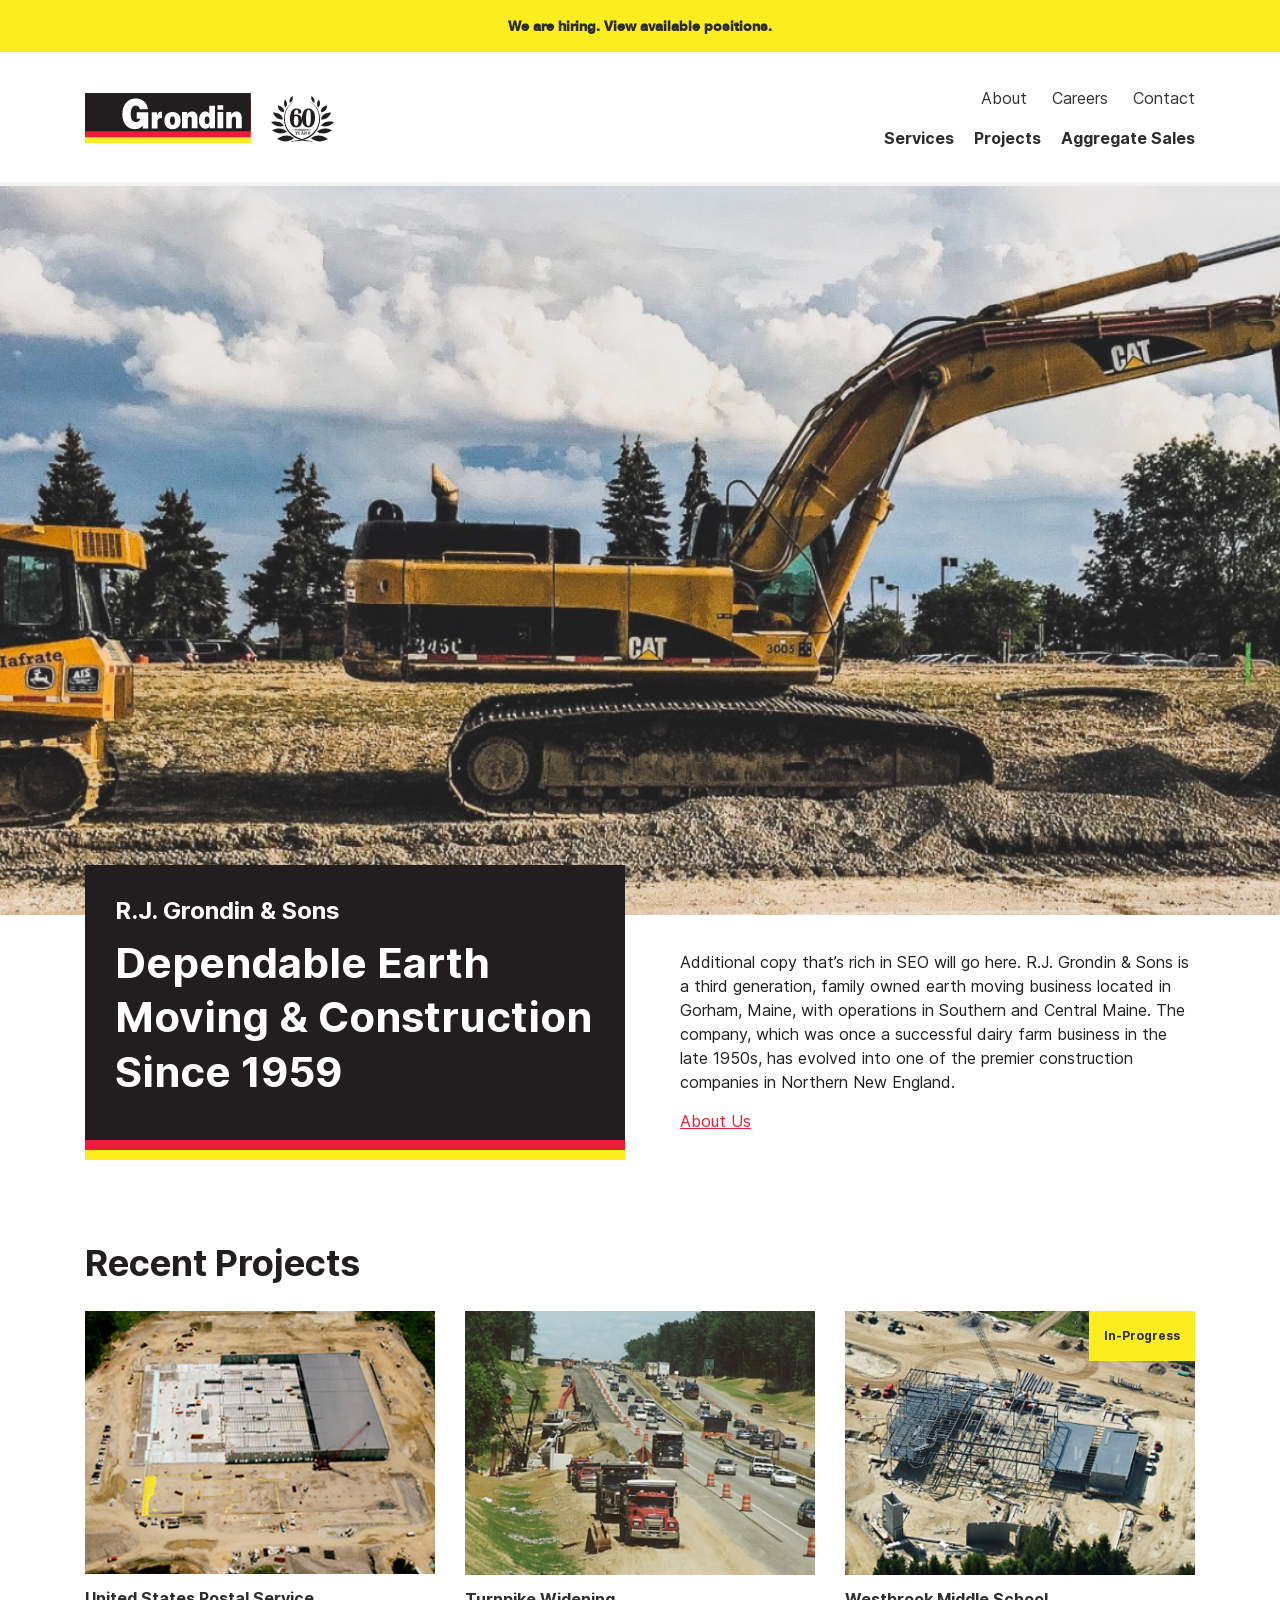
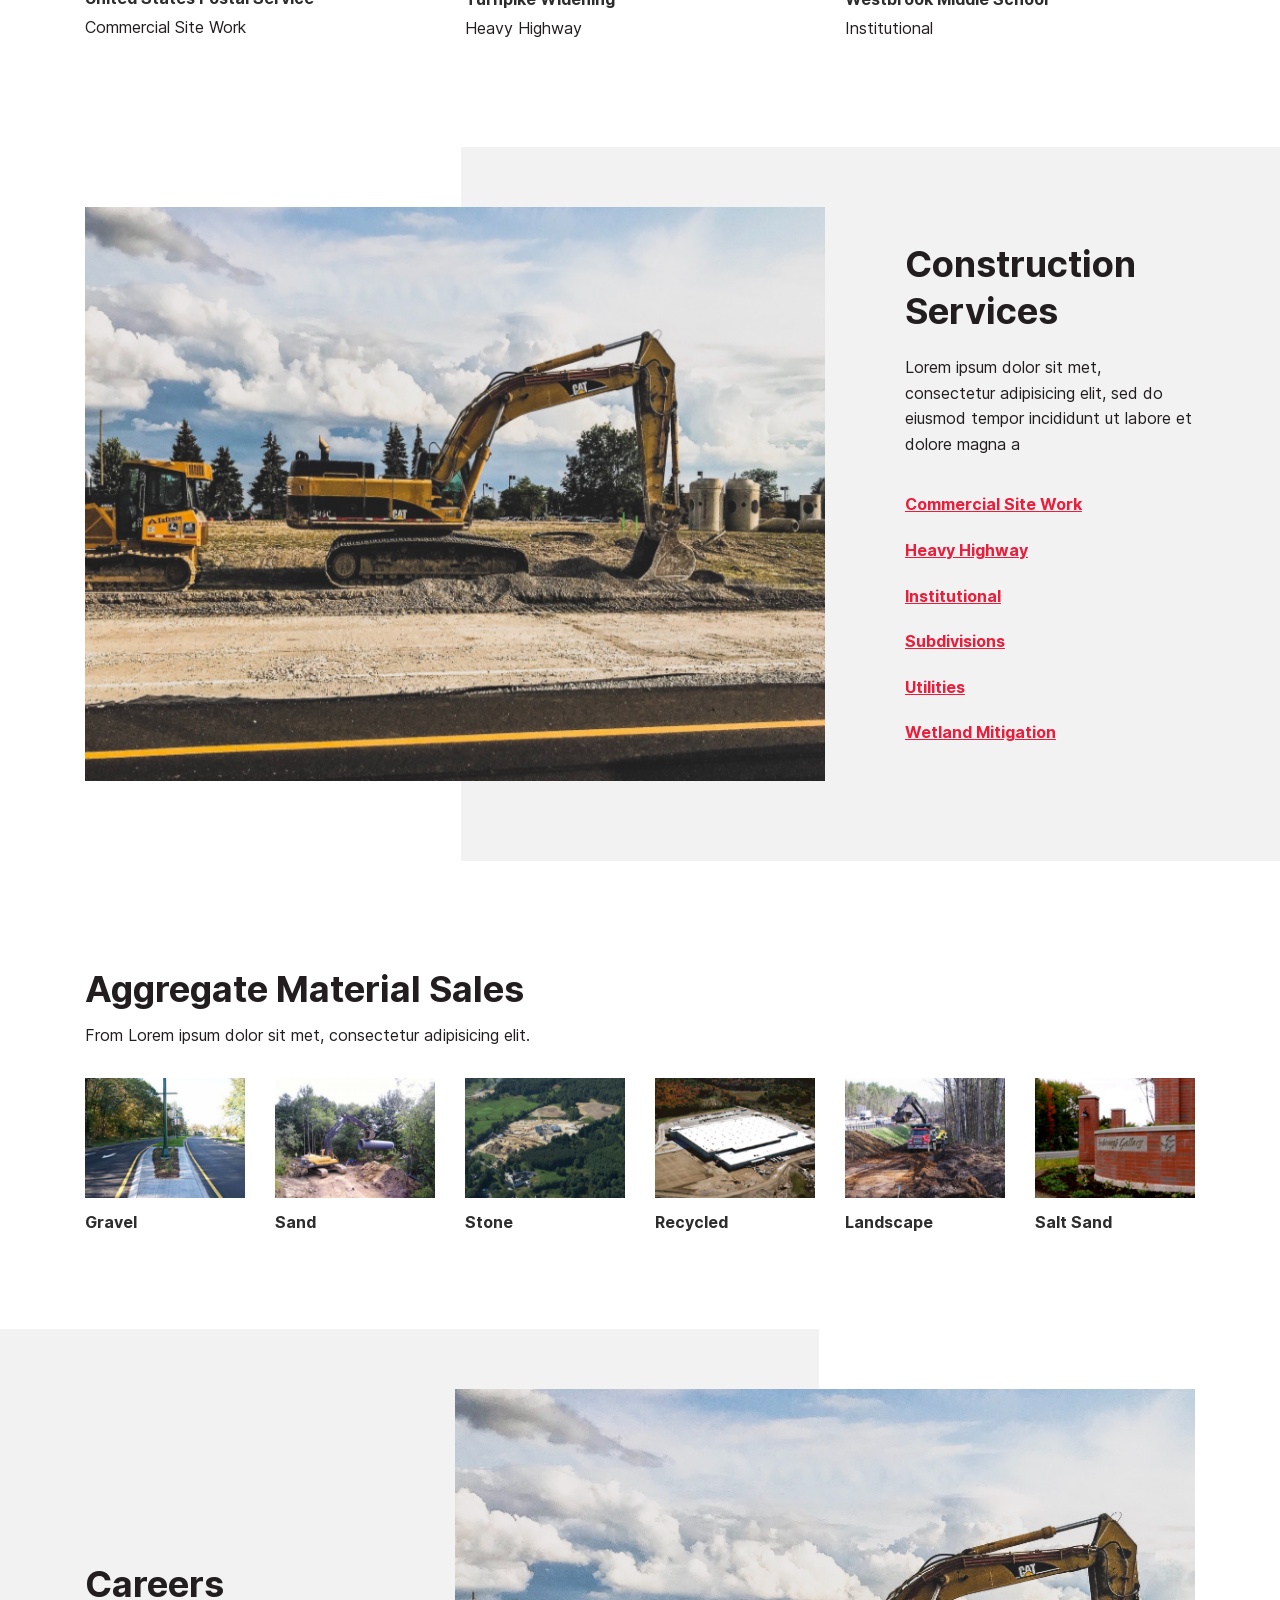
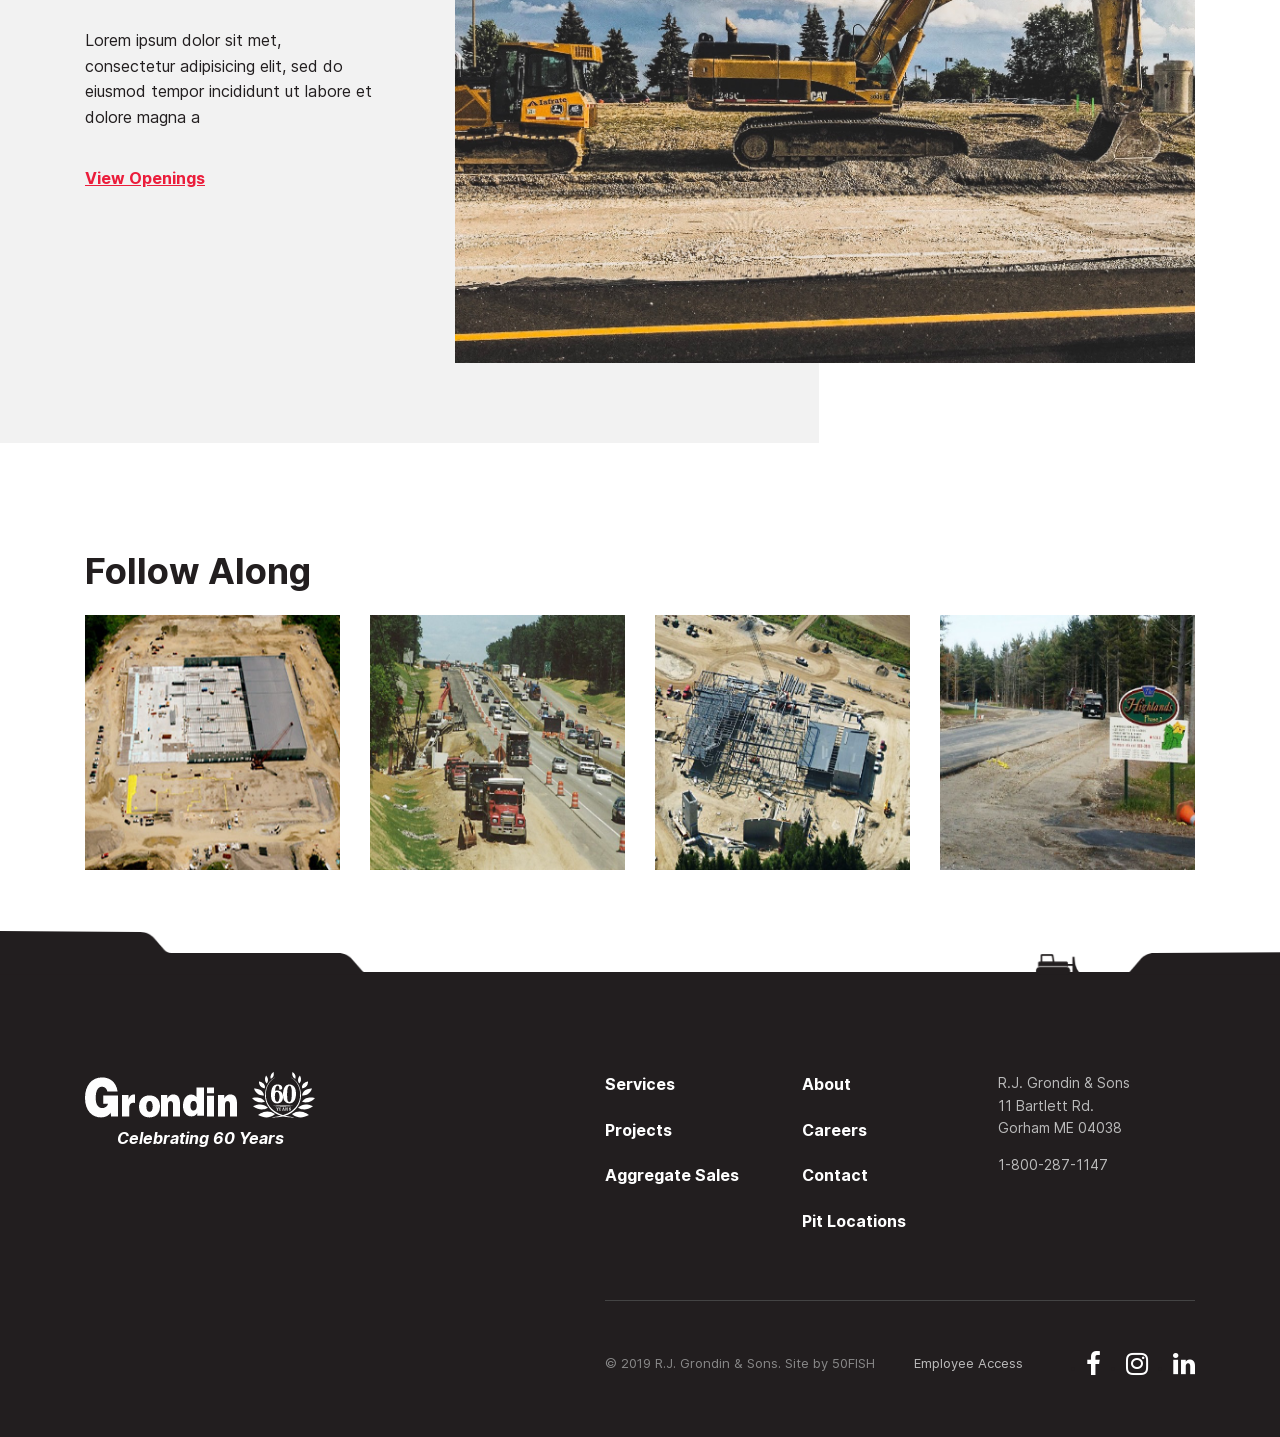
<file: index.html>
<!DOCTYPE html>
<!--[if IE 6]>
<html id="ie6">
<![endif]-->
<!--[if IE 7]>
<html id="ie7">
<![endif]-->
<!--[if IE 8]>
<html id="ie8">
<![endif]-->
<!--[if !(IE 6) | !(IE 7) | !(IE 8)  ]><!-->
<html>
<!--<![endif]-->
<head>

    <meta http-equiv="Content-Type" content="text/html; charset=utf-8" />
    <meta name="viewport" content="width=device-width" />
    
    <title>Index</title>
    
   <link href="https://fonts.googleapis.com/css?family=Roboto:300,400,500,700,900&display=swap" rel="stylesheet">
   <link href="https://fonts.googleapis.com/css?family=PT+Sans:400,700&display=swap" rel="stylesheet">

    <link rel="stylesheet" href="assets/css/bootstrap.min.css">
    <link rel="stylesheet" href="assets/css/font-awesome.css">
    <link type="text/css" rel="stylesheet" href="assets/css/style.css" />

</head>

<body id="page-name">



<div id="container-fluid">

<!--header start -->
<div id="header-wrap">
    <div class="header-top-wrap">
        <div class="container">
            <div class="header-top">We are hiring. View available positions.</div>
        </div>
    </div>
    <div class="container">
        <header id="header">
            <div class="logos-contain">
                <a href="#"><img src="assets/images/logo.png" alt=""></a>
                <a href="#"><img src="assets/images/logo-60.png" alt=""></a>
            </div>
            <a href="#" class="menu-mobile"></a>
            <div class="nav-wrap">
                <div class="nav-top">
                    <ul>
                        <li><a href="#">About</a></li>
                        <li><a href="#">Careers</a></li>
                        <li><a href="#">Contact</a></li>
                    </ul>
                </div>
                <div class="nav-main">
                    <ul>
                        <li><a href="#">Services</a></li>
                        <li><a href="#">Projects</a></li>
                        <li><a href="#">Aggregate Sales</a></li>
                    </ul>
                </div>
            </div>
        </header>
    </div>
</div>
<!--header end -->

<div class="atf-section" style="background: url(assets/images/home/banner.png) center bottom no-repeat;"></div>
<!-- atf-section -->


<div class="box-wrap">
    <div class="container">
        <div class="row">
            <div class="col-md-6">
                <div class="box-black">
                    <h4>R.J. Grondin & Sons</h4>
                    <h2>Dependable Earth Moving & Construction Since 1959</h2>
                </div>
            </div>
            <div class="col-md-6">
                <div class="box-content">
                    <p>
                        Additional copy that’s rich in SEO will go here. R.J. Grondin & Sons is a third generation, family owned earth moving business located in Gorham, Maine, with operations in Southern and Central Maine. The company, which was once a successful dairy farm business in the late 1950s, has evolved into one of the premier construction companies in Northern New England.
                    </p>
                    <p><a href="#">About Us</a></p>
                </div>
            </div>
        </div>
    </div>
</div><!-- box-wrap -->

<div class="articles-wrap">
    <div class="container">
        <div class="article-title">
            <h2>Recent Projects</h2>
        </div>
        <div class="row">
            <div class="col-md-4">
                <div class="article-section">
                    <div class="article-photo">
                        <img src="assets/images/home/recent-project-1.png" alt="">
                    </div> 
                    <h3>United States Postal Service</h3>
                    <p>Commercial Site Work</p>
                </div>
            </div>
            <div class="col-md-4">
                <div class="article-section">
                    <div class="article-photo">
                        <img src="assets/images/home/recent-project-2.png" alt="">
                    </div> 
                    <h3>Turnpike Widening</h3>
                    <p>Heavy Highway</p>
                </div>
            </div>
            <div class="col-md-4">
                <div class="article-section">
                    <div class="article-photo">
                        <img src="assets/images/home/recent-project-3.png" alt="">
                        <div class="project-status">In-Progress</div>
                    </div> 
                    <h3>Westbrook Middle School</h3>
                    <p>Institutional</p>
                </div>
            </div>
        </div>
    </div>
</div><!-- articles-wrap -->


<div class="section-wrap">
    <div class="container">
        <div class="section-wrap-in">
            <div class="section-photo"><img src="assets/images/home/construction.png" alt=""></div>
            <div class="section-info">
                <h2>Construction Services</h2>
                <p>Lorem ipsum dolor sit met, consectetur adipisicing elit, sed do eiusmod tempor incididunt ut labore et dolore magna a</p>
                <ul>
                    <li><a href="#">Commercial Site Work</a></li>
                    <li><a href="#">Heavy Highway</a></li>
                    <li><a href="#">Institutional</a></li>
                    <li><a href="#">Subdivisions</a></li>
                    <li><a href="#">Utilities</a></li>
                    <li><a href="#">Wetland Mitigation</a></li>
                </ul>
            </div>
        </div>
    </div>
</div><!-- section-wrap -->


<div class="articles-wrap article-secondary">
    <div class="container">
        <div class="article-title">
            <h2>Aggregate Material Sales</h2>
            <p>From Lorem ipsum dolor sit met, consectetur adipisicing elit.</p>
        </div>
        <div class="row">
            <div class="col-lg-2 col-md-4 col-6">
                <div class="article-section">
                    <div class="article-photo"><img src="assets/images/home/aggregate-1.png" alt=""></div> 
                    <h3>Gravel</h3>
                </div>
            </div>
            <div class="col-lg-2 col-md-4 col-6">
                <div class="article-section">
                    <div class="article-photo"><img src="assets/images/home/aggregate-2.png" alt=""></div> 
                    <h3>Sand</h3>
                </div>
            </div>
            <div class="col-lg-2 col-md-4 col-6">
                <div class="article-section">
                    <div class="article-photo"><img src="assets/images/home/aggregate-3.png" alt=""></div> 
                    <h3>Stone</h3>
                </div>
            </div>
            <div class="col-lg-2 col-md-4 col-6">
                <div class="article-section">
                    <div class="article-photo"><img src="assets/images/home/aggregate-4.png" alt=""></div> 
                    <h3>Recycled</h3>
                </div>
            </div>
            <div class="col-lg-2 col-md-4 col-6">
                <div class="article-section">
                    <div class="article-photo"><img src="assets/images/home/aggregate-5.png" alt=""></div> 
                    <h3>Landscape</h3>
                </div>
            </div>
            <div class="col-lg-2 col-md-4 col-6">
                <div class="article-section">
                    <div class="article-photo"><img src="assets/images/home/aggregate-6.png" alt=""></div> 
                    <h3>Salt Sand</h3>
                </div>
            </div>
        </div>
    </div>
</div><!-- articles-wrap -->

<div class="section-wrap section-reverse">
    <div class="container">
        <div class="section-wrap-in">
            <div class="section-photo"><img src="assets/images/home/careers.png" alt=""></div>
            <div class="section-info">
                <h2>Careers</h2>
                <p>Lorem ipsum dolor sit met, consectetur adipisicing elit, sed do eiusmod tempor incididunt ut labore et dolore magna a</p>
                <ul>
                    <li><a href="#">View Openings</a></li>
                </ul>
            </div>
        </div>
    </div>
</div><!-- section-wrap -->


<div class="articles-wrap">
    <div class="container">
        <h2>Follow Along</h2>
        <div class="row">
            <div class="col-lg-3 col-md-6 col-6">
                <div class="article-section">
                    <div class="article-photo"><img src="assets/images/home/follow-1.png" alt=""></div> 
                </div>
            </div>
            <div class="col-lg-3 col-md-6 col-6">
                <div class="article-section">
                    <div class="article-photo"><img src="assets/images/home/follow-2.png" alt=""></div> 
                </div>
            </div>
            <div class="col-lg-3 col-md-6 col-6">
                <div class="article-section">
                    <div class="article-photo"><img src="assets/images/home/follow-3.png" alt=""></div> 
                </div>
            </div>
            <div class="col-lg-3 col-md-6 col-6">
                <div class="article-section">
                    <div class="article-photo"><img src="assets/images/home/follow-4.png" alt=""></div> 
                </div>
            </div>
        </div>
    </div>
</div><!-- articles-wrap -->


<!--footer start -->
<div id="footer-wrap">
    <div class="container">
        <footer id="footer">
            
            <div class="footer-top">
                <div class="footer-logo">
                    <a href="#"><img src="assets/images/logo-footer.png" alt=""></a>
                    <span>Celebrating 60 Years</span>
                </div>
                <div class="footer-right">
                    <div class="footer-links">
                        <ul>
                            <li><a href="#">Services</a></li>
                            <li><a href="#">Projects</a></li>
                            <li><a href="#">Aggregate Sales</a></li>
                        </ul>
                        <ul>
                            <li><a href="#">About</a></li>
                            <li><a href="#">Careers</a></li>
                            <li><a href="#">Contact</a></li>
                            <li><a href="#">Pit Locations</a></li>
                        </ul>
                    </div>
                    <div class="footer-info">
                        <p>
                            R.J. Grondin & Sons
                            11 Bartlett Rd.
                            Gorham ME 04038
                        </p>
                        <p>1-800-287-1147</p>
                    </div>
                </div>
            </div>

            <div class="footer-bot-wrap">
                <div class="footer-bot">
                    <div class="copyright">© 2019 R.J. Grondin & Sons. Site by 50FISH </div>
                    <div class="access">Employee Access</div>
                    <div>
                        <div class="social-section">
                            <ul>
                                <li><a href="#" class="fa fa-facebook"></a></li>
                                <li><a href="#" class="fa fa-instagram"></a></li>
                                <li><a href="#" class="fa fa-linkedin"></a></li>
                            </ul>
                        </div>
                    </div>
                </div>
            </div>

        </footer>
    </div>
</div>
<!--footer end -->

</div><!--container-fluid -->


<script src="assets/js/jquery.js"></script>
<script src="assets/js/popper.min.js"></script>
<script src="assets/js/bootstrap.min.js"></script>
<script src="assets/js/scripts.js"></script>

</body>
</html>
</file>
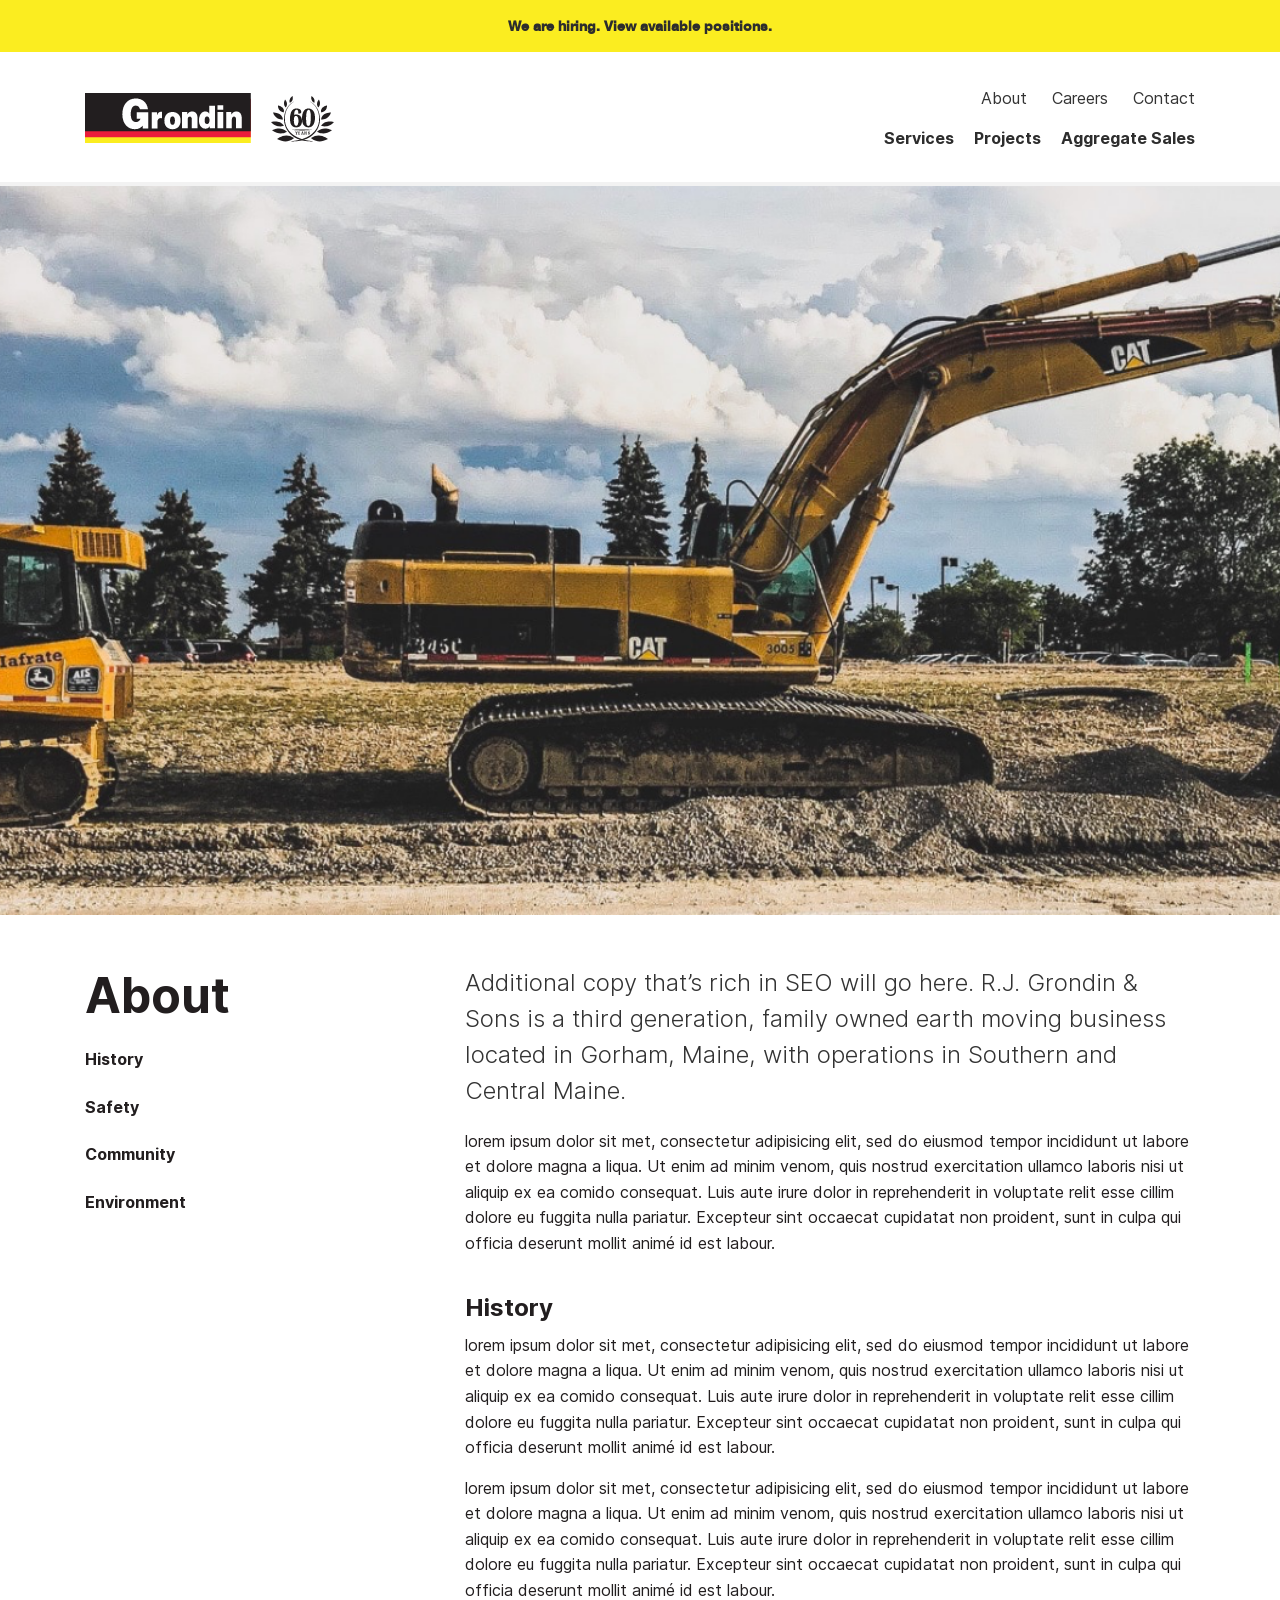
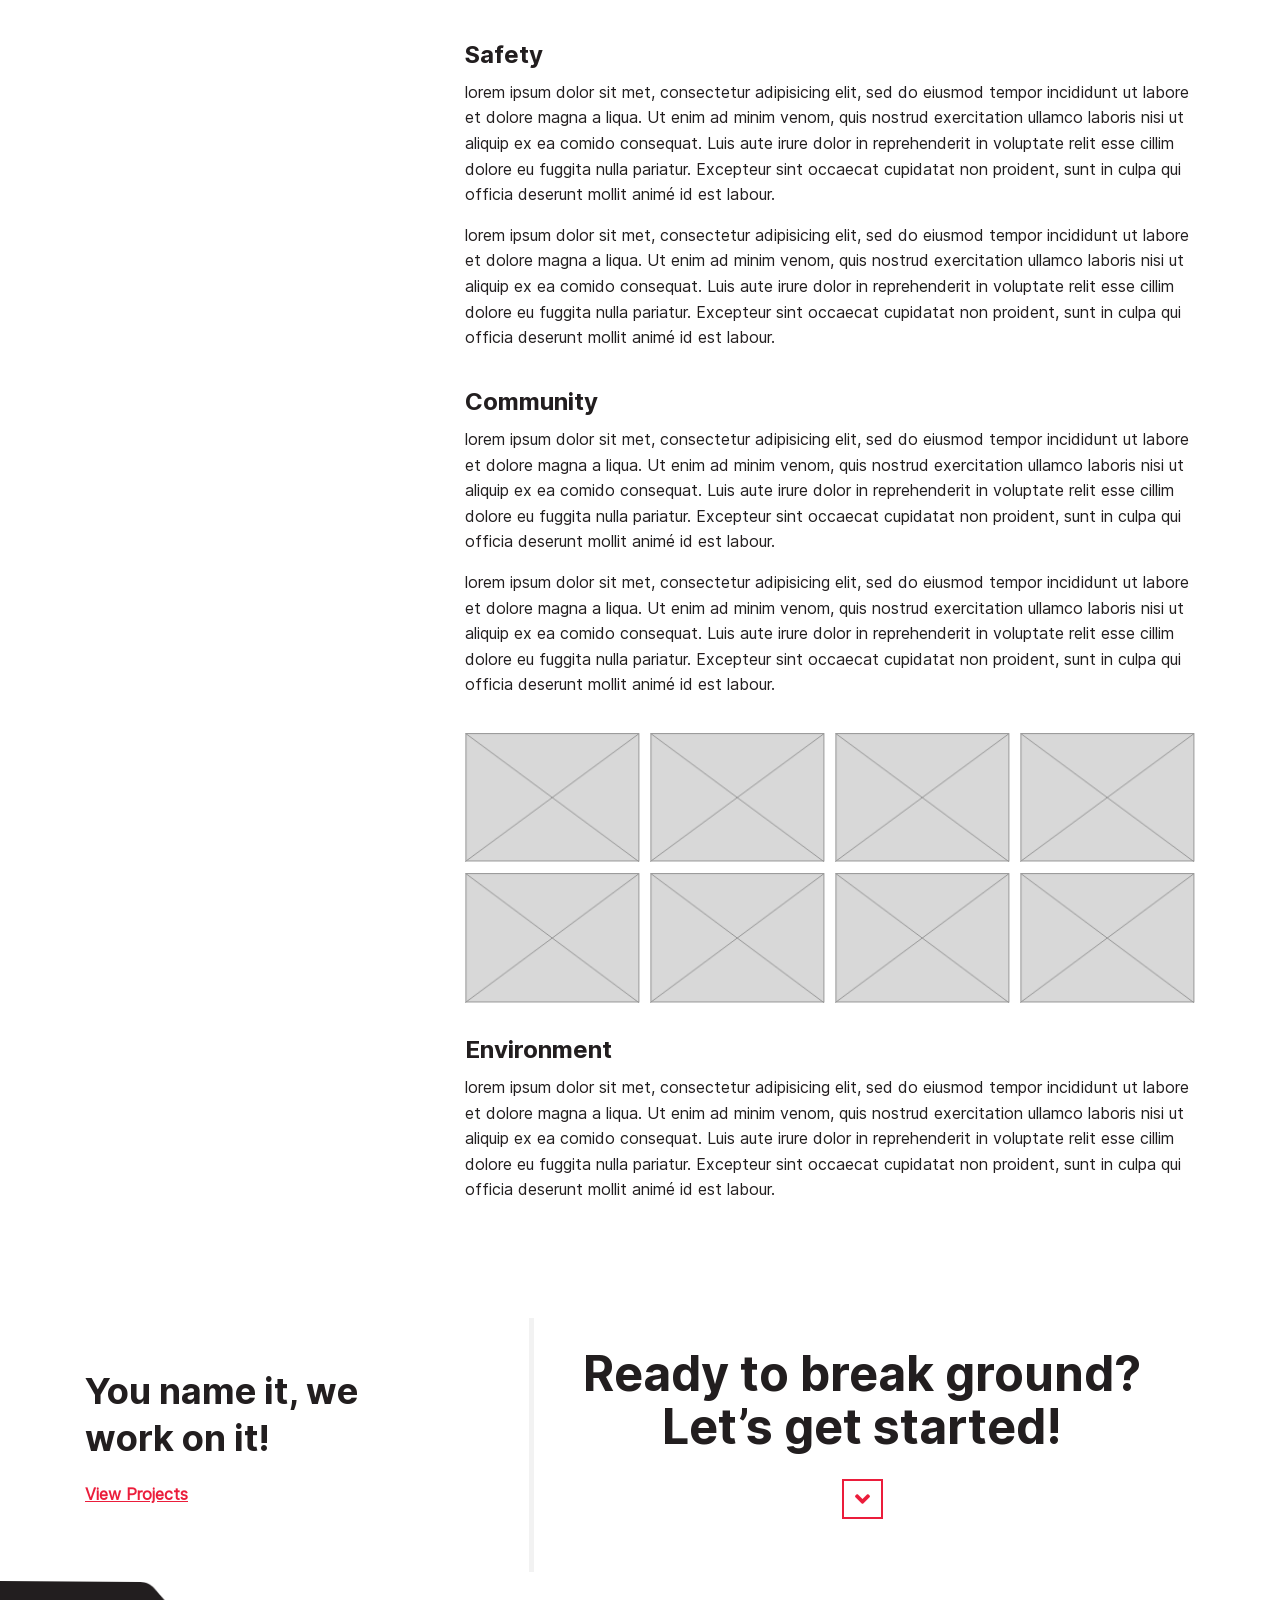
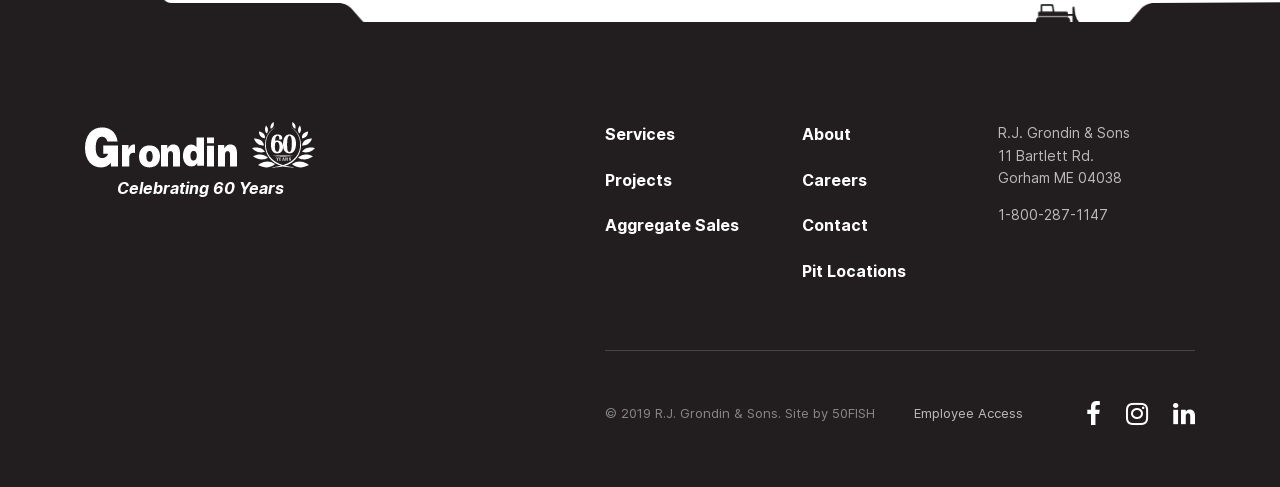
<file: about.html>
<!DOCTYPE html>
<!--[if IE 6]>
<html id="ie6">
<![endif]-->
<!--[if IE 7]>
<html id="ie7">
<![endif]-->
<!--[if IE 8]>
<html id="ie8">
<![endif]-->
<!--[if !(IE 6) | !(IE 7) | !(IE 8)  ]><!-->
<html>
<!--<![endif]-->
<head>

    <meta http-equiv="Content-Type" content="text/html; charset=utf-8" />
    <meta name="viewport" content="width=device-width" />
    
    <title>About</title>
    
   <link href="https://fonts.googleapis.com/css?family=Roboto:300,400,500,700,900&display=swap" rel="stylesheet">
   <link href="https://fonts.googleapis.com/css?family=PT+Sans:400,700&display=swap" rel="stylesheet">

    <link rel="stylesheet" href="assets/css/bootstrap.min.css">
    <link rel="stylesheet" href="assets/css/font-awesome.css">
    <link type="text/css" rel="stylesheet" href="assets/css/style.css" />

</head>

<body id="page-name">



<div id="container-fluid">

<!--header start -->
<div id="header-wrap">
    <div class="header-top-wrap">
        <div class="container">
            <div class="header-top">We are hiring. View available positions.</div>
        </div>
    </div>
    <div class="container">
        <header id="header">
            <div class="logos-contain">
                <a href="#"><img src="assets/images/logo.png" alt=""></a>
                <a href="#"><img src="assets/images/logo-60.png" alt=""></a>
            </div>
            <a href="#" class="menu-mobile"></a>
            <div class="nav-wrap">
                <div class="nav-top">
                    <ul>
                        <li><a href="#">About</a></li>
                        <li><a href="#">Careers</a></li>
                        <li><a href="#">Contact</a></li>
                    </ul>
                </div>
                <div class="nav-main">
                    <ul>
                        <li><a href="#">Services</a></li>
                        <li><a href="#">Projects</a></li>
                        <li><a href="#">Aggregate Sales</a></li>
                    </ul>
                </div>
            </div>
        </header>
    </div>
</div>
<!--header end -->

<div class="atf-section" style="background: url(assets/images/home/banner.png) center bottom no-repeat;"></div>
<!-- atf-section -->

<div class="article-detail-wrap">
    <div class="container">
        <div class="row">
            <div class="col-md-4">
                <h1>About</h1>
                <div class="sidebar">
                    <ul>
                        <li><a href="#">History</a></li>
                        <li><a href="#">Safety</a></li>
                        <li><a href="#">Community</a></li>
                        <li><a href="#">Environment</a></li>
                    </ul>
                </div>
            </div>
            <div class="col-md-8">
                <div class="article-detail">
                    <h3>
                        Additional copy that’s rich in SEO will go here. R.J. Grondin & Sons is a third generation, family owned earth moving business located in Gorham, Maine, with operations in Southern and Central Maine.
                    </h3>
                    <p>
                        lorem ipsum dolor sit met, consectetur adipisicing elit, sed do eiusmod tempor incididunt ut labore et dolore magna a liqua. Ut enim ad minim venom, quis nostrud exercitation ullamco laboris nisi ut aliquip ex ea comido consequat. Luis aute irure dolor in reprehenderit in voluptate relit esse cillim dolore eu fuggita nulla pariatur. Excepteur sint occaecat cupidatat non proident, sunt in culpa qui officia deserunt mollit animé id est labour.
                    </p>
                    <h4>History</h4>
                    <p>
                        lorem ipsum dolor sit met, consectetur adipisicing elit, sed do eiusmod tempor incididunt ut labore et dolore magna a liqua. Ut enim ad minim venom, quis nostrud exercitation ullamco laboris nisi ut aliquip ex ea comido consequat. Luis aute irure dolor in reprehenderit in voluptate relit esse cillim dolore eu fuggita nulla pariatur. Excepteur sint occaecat cupidatat non proident, sunt in culpa qui officia deserunt mollit animé id est labour.
                    </p>
                    <p>
                        lorem ipsum dolor sit met, consectetur adipisicing elit, sed do eiusmod tempor incididunt ut labore et dolore magna a liqua. Ut enim ad minim venom, quis nostrud exercitation ullamco laboris nisi ut aliquip ex ea comido consequat. Luis aute irure dolor in reprehenderit in voluptate relit esse cillim dolore eu fuggita nulla pariatur. Excepteur sint occaecat cupidatat non proident, sunt in culpa qui officia deserunt mollit animé id est labour.
                    </p>

                    <h4>Safety</h4>
                    <p>
                        lorem ipsum dolor sit met, consectetur adipisicing elit, sed do eiusmod tempor incididunt ut labore et dolore magna a liqua. Ut enim ad minim venom, quis nostrud exercitation ullamco laboris nisi ut aliquip ex ea comido consequat. Luis aute irure dolor in reprehenderit in voluptate relit esse cillim dolore eu fuggita nulla pariatur. Excepteur sint occaecat cupidatat non proident, sunt in culpa qui officia deserunt mollit animé id est labour.
                    </p>
                    <p>
                        lorem ipsum dolor sit met, consectetur adipisicing elit, sed do eiusmod tempor incididunt ut labore et dolore magna a liqua. Ut enim ad minim venom, quis nostrud exercitation ullamco laboris nisi ut aliquip ex ea comido consequat. Luis aute irure dolor in reprehenderit in voluptate relit esse cillim dolore eu fuggita nulla pariatur. Excepteur sint occaecat cupidatat non proident, sunt in culpa qui officia deserunt mollit animé id est labour.
                    </p>

                    <h4>Community</h4>
                    <p>
                        lorem ipsum dolor sit met, consectetur adipisicing elit, sed do eiusmod tempor incididunt ut labore et dolore magna a liqua. Ut enim ad minim venom, quis nostrud exercitation ullamco laboris nisi ut aliquip ex ea comido consequat. Luis aute irure dolor in reprehenderit in voluptate relit esse cillim dolore eu fuggita nulla pariatur. Excepteur sint occaecat cupidatat non proident, sunt in culpa qui officia deserunt mollit animé id est labour.
                    </p>
                    <p>
                        lorem ipsum dolor sit met, consectetur adipisicing elit, sed do eiusmod tempor incididunt ut labore et dolore magna a liqua. Ut enim ad minim venom, quis nostrud exercitation ullamco laboris nisi ut aliquip ex ea comido consequat. Luis aute irure dolor in reprehenderit in voluptate relit esse cillim dolore eu fuggita nulla pariatur. Excepteur sint occaecat cupidatat non proident, sunt in culpa qui officia deserunt mollit animé id est labour.
                    </p>
                    <div class="gallery-section">
                        <div class="row">
                            <div class="col-lg-3 col-md-4 col-6">
                                <div class="gallery-item"><a href="#"><img src="assets/images/photo.png" alt=""></a></div>
                            </div>
                            <div class="col-lg-3 col-md-4 col-6">
                                <div class="gallery-item"><a href="#"><img src="assets/images/photo.png" alt=""></a></div>
                            </div>
                            <div class="col-lg-3 col-md-4 col-6">
                                <div class="gallery-item"><a href="#"><img src="assets/images/photo.png" alt=""></a></div>
                            </div>
                            <div class="col-lg-3 col-md-4 col-6">
                                <div class="gallery-item"><a href="#"><img src="assets/images/photo.png" alt=""></a></div>
                            </div>
                            <div class="col-lg-3 col-md-4 col-6">
                                <div class="gallery-item"><a href="#"><img src="assets/images/photo.png" alt=""></a></div>
                            </div>
                            <div class="col-lg-3 col-md-4 col-6">
                                <div class="gallery-item"><a href="#"><img src="assets/images/photo.png" alt=""></a></div>
                            </div>
                            <div class="col-lg-3 col-md-4 col-6">
                                <div class="gallery-item"><a href="#"><img src="assets/images/photo.png" alt=""></a></div>
                            </div>
                            <div class="col-lg-3 col-md-4 col-6">
                                <div class="gallery-item"><a href="#"><img src="assets/images/photo.png" alt=""></a></div>
                            </div>
                        </div>
                    </div>

                    <h4>Environment</h4>
                    <p>
                        lorem ipsum dolor sit met, consectetur adipisicing elit, sed do eiusmod tempor incididunt ut labore et dolore magna a liqua. Ut enim ad minim venom, quis nostrud exercitation ullamco laboris nisi ut aliquip ex ea comido consequat. Luis aute irure dolor in reprehenderit in voluptate relit esse cillim dolore eu fuggita nulla pariatur. Excepteur sint occaecat cupidatat non proident, sunt in culpa qui officia deserunt mollit animé id est labour.
                    </p>
                </div>
            </div>
        </div>
    </div>
</div><!-- article-detail-wrap -->



<div class="article-bot-wrap">
    <div class="container">
        <div class="article-bot">
            <div class="art-left">
                <div class="left-inner">
                    <h2>You name it, we work on it!</h2>
                    <p><strong><a href="#">View Projects</a></strong></p>
                </div>
            </div>
            <div class="art-right">
                <h2>Ready to break ground? Let’s get started!</h2>
                <a href="#" class="arrow-down form-link"></a>
            </div>
        </div>
    </div>
</div><!-- article-bot-wrap -->

<div class="sectin-bg">
    <div class="container">
        <div class="row">
            <div class="col-md-5">
                <div class="form-left-info">
                    <h2>Share your idea with us. We’ll dig it.</h2>
                    <p>Fill out this form and we’ll be in touch shortly.</p>
                </div>
            </div>
            <div class="col-md-5 offset-md-1">
                <div class="form-section">
                    <p>
                        <label>Name</label>
                        <input type="text" value="" class="form-control">
                    </p>
                    <p>
                        <label>Email Address</label>
                        <input type="text" value="" class="form-control">
                    </p>
                    <p>
                        <label>Subject</label>
                        <input type="text" value="" class="form-control">
                    </p>
                    <p>
                        <label>Category</label>
                        <select class="form-control">
                            <option>Select one…</option>
                        </select>
                    </p>
                    <p>
                        <label>Message</label>
                        <textarea rows="5" cols="5" class="form-control"></textarea>
                    </p>
                    <input type="submit" value="Submit" class="btn btn-danger rounded-0">
                </div>
            </div>
        </div>
    </div>
</div><!-- form-section -->



<!--footer start -->
<div id="footer-wrap">
    <div class="container">
        <footer id="footer">
            
            <div class="footer-top">
                <div class="footer-logo">
                    <a href="#"><img src="assets/images/logo-footer.png" alt=""></a>
                    <span>Celebrating 60 Years</span>
                </div>
                <div class="footer-right">
                    <div class="footer-links">
                        <ul>
                            <li><a href="#">Services</a></li>
                            <li><a href="#">Projects</a></li>
                            <li><a href="#">Aggregate Sales</a></li>
                        </ul>
                        <ul>
                            <li><a href="#">About</a></li>
                            <li><a href="#">Careers</a></li>
                            <li><a href="#">Contact</a></li>
                            <li><a href="#">Pit Locations</a></li>
                        </ul>
                    </div>
                    <div class="footer-info">
                        <p>
                            R.J. Grondin & Sons
                            11 Bartlett Rd.
                            Gorham ME 04038
                        </p>
                        <p>1-800-287-1147</p>
                    </div>
                </div>
            </div>

            <div class="footer-bot-wrap">
                <div class="footer-bot">
                    <div class="copyright">© 2019 R.J. Grondin & Sons. Site by 50FISH </div>
                    <div class="access">Employee Access</div>
                    <div>
                        <div class="social-section">
                            <ul>
                                <li><a href="#" class="fa fa-facebook"></a></li>
                                <li><a href="#" class="fa fa-instagram"></a></li>
                                <li><a href="#" class="fa fa-linkedin"></a></li>
                            </ul>
                        </div>
                    </div>
                </div>
            </div>

        </footer>
    </div>
</div>
<!--footer end -->

</div><!--container-fluid -->


<script src="assets/js/jquery.js"></script>
<script src="assets/js/popper.min.js"></script>
<script src="assets/js/bootstrap.min.js"></script>
<script src="assets/js/scripts.js"></script>

</body>
</html>
</file>
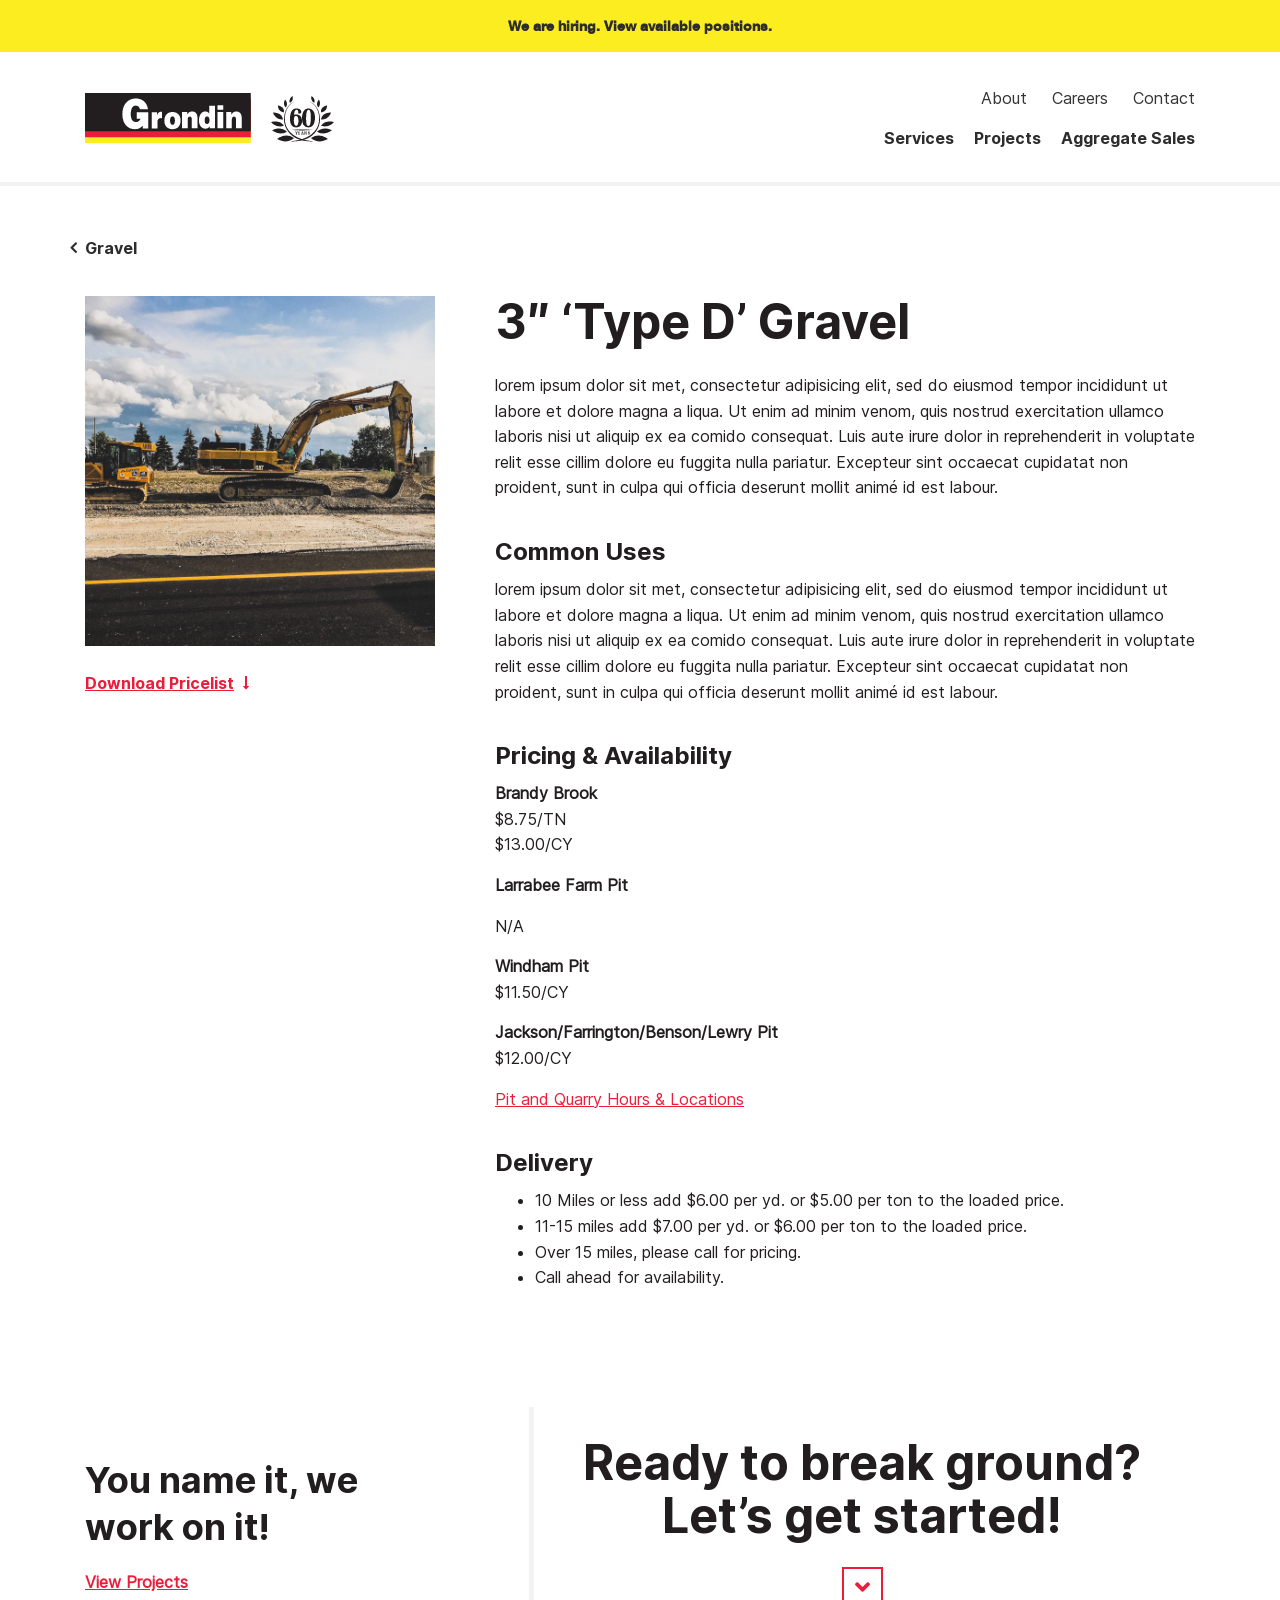
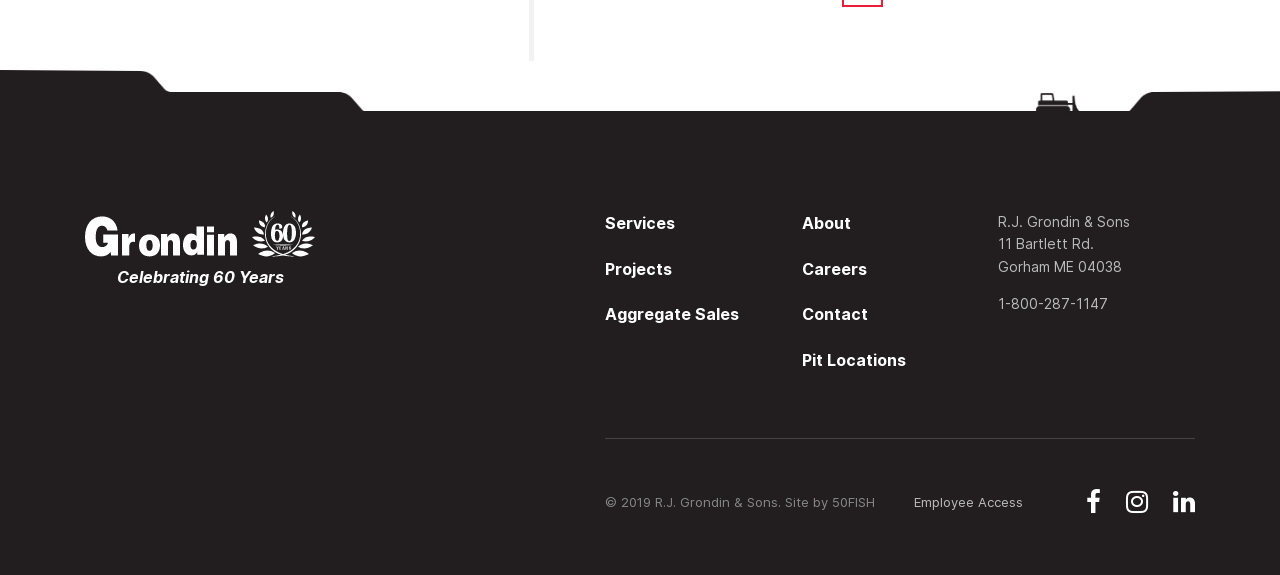
<file: aggregate-category -detail.html>
<!DOCTYPE html>
<!--[if IE 6]>
<html id="ie6">
<![endif]-->
<!--[if IE 7]>
<html id="ie7">
<![endif]-->
<!--[if IE 8]>
<html id="ie8">
<![endif]-->
<!--[if !(IE 6) | !(IE 7) | !(IE 8)  ]><!-->
<html>
<!--<![endif]-->
<head>

    <meta http-equiv="Content-Type" content="text/html; charset=utf-8" />
    <meta name="viewport" content="width=device-width" />
    
    <title>Aggregate Detail</title>
    
   <link href="https://fonts.googleapis.com/css?family=Roboto:300,400,500,700,900&display=swap" rel="stylesheet">
   <link href="https://fonts.googleapis.com/css?family=PT+Sans:400,700&display=swap" rel="stylesheet">

    <link rel="stylesheet" href="assets/css/bootstrap.min.css">
    <link rel="stylesheet" href="assets/css/font-awesome.css">
    <link type="text/css" rel="stylesheet" href="assets/css/style.css" />

</head>

<body id="page-name">



<div id="container-fluid">

<!--header start -->
<div id="header-wrap">
    <div class="header-top-wrap">
        <div class="container">
            <div class="header-top">We are hiring. View available positions.</div>
        </div>
    </div>
    <div class="container">
        <header id="header">
            <div class="logos-contain">
                <a href="#"><img src="assets/images/logo.png" alt=""></a>
                <a href="#"><img src="assets/images/logo-60.png" alt=""></a>
            </div>
            <a href="#" class="menu-mobile"></a>
            <div class="nav-wrap">
                <div class="nav-top">
                    <ul>
                        <li><a href="#">About</a></li>
                        <li><a href="#">Careers</a></li>
                        <li><a href="#">Contact</a></li>
                    </ul>
                </div>
                <div class="nav-main">
                    <ul>
                        <li><a href="#">Services</a></li>
                        <li><a href="#">Projects</a></li>
                        <li><a href="#">Aggregate Sales</a></li>
                    </ul>
                </div>
            </div>
        </header>
    </div>
</div>
<!--header end -->


<div class="services-top-content aggregate-detail">
    <div class="container">
        <div class="row">
            <div class="col-md-4">
                <div class="back-wrap"><a href="#">Gravel</a></div>
                <div class="side-photo">
                    <img src="assets/images/sideb-photo.png" alt="">
                </div>
                <p><a href="#" class="link-download">Download Pricelist</a></p>
            </div>
            <div class="col-md-8">
                <div class="service-content">
                    <h1>3″ ‘Type D’ Gravel</h1>
                    <p>
                        lorem ipsum dolor sit met, consectetur adipisicing elit, sed do eiusmod tempor incididunt ut labore et dolore magna a liqua. Ut enim ad minim venom, quis nostrud exercitation ullamco laboris nisi ut aliquip ex ea comido consequat. Luis aute irure dolor in reprehenderit in voluptate relit esse cillim dolore eu fuggita nulla pariatur. Excepteur sint occaecat cupidatat non proident, sunt in culpa qui officia deserunt mollit animé id est labour.
                    </p>

                    <h4>Common Uses</h4>
                    <p>
                        lorem ipsum dolor sit met, consectetur adipisicing elit, sed do eiusmod tempor incididunt ut labore et dolore magna a liqua. Ut enim ad minim venom, quis nostrud exercitation ullamco laboris nisi ut aliquip ex ea comido consequat. Luis aute irure dolor in reprehenderit in voluptate relit esse cillim dolore eu fuggita nulla pariatur. Excepteur sint occaecat cupidatat non proident, sunt in culpa qui officia deserunt mollit animé id est labour.
                    </p>

                    <h4>Pricing & Availability</h4>
                    <p>
                        <strong>Brandy Brook</strong> <br>
                        $8.75/TN <br>
                        $13.00/CY
                    </p>
                    <p>
                        <strong>Larrabee Farm Pit</strong> <br>
                        <p>N/A</p>
                    </p>
                    <p>
                        <strong>Windham Pit</strong> <br>
                        $11.50/CY
                    </p>
                    <p>
                        <strong>Jackson/Farrington/Benson/Lewry Pit</strong> <br>
                        $12.00/CY
                    </p>
                    <p>
                        <a href="#" class="text-underline">Pit and Quarry Hours & Locations</a>
                    </p>
                    <h4>Delivery</h4>
                    <ul>
                        <li>10 Miles or less add $6.00 per yd. or $5.00 per ton to the loaded price.</li>
                        <li>11-15 miles add $7.00 per yd. or $6.00 per ton to the loaded price.</li>
                        <li>Over 15 miles, please call for pricing.</li>
                        <li>Call ahead for availability.</li>
                    </ul>

                </div>
            </div>
        </div>
    </div>
</div>




<div class="article-bot-wrap">
    <div class="container">
        <div class="article-bot">
            <div class="art-left">
                <div class="left-inner">
                    <h2>You name it, we work on it!</h2>
                    <p><strong><a href="#">View Projects</a></strong></p>
                </div>
            </div>
            <div class="art-right">
                <h2>Ready to break ground? Let’s get started!</h2>
                <a href="#" class="arrow-down form-link"></a>
            </div>
        </div>
    </div>
</div><!-- article-bot-wrap -->

<div class="sectin-bg">
    <div class="container">
        <div class="row">
            <div class="col-md-5">
                <div class="form-left-info">
                    <h2>Share your idea with us. We’ll dig it.</h2>
                    <p>Fill out this form and we’ll be in touch shortly.</p>
                </div>
            </div>
            <div class="col-md-5 offset-md-1">
                <div class="form-section">
                    <p>
                        <label>Name</label>
                        <input type="text" value="" class="form-control">
                    </p>
                    <p>
                        <label>Email Address</label>
                        <input type="text" value="" class="form-control">
                    </p>
                    <p>
                        <label>Subject</label>
                        <input type="text" value="" class="form-control">
                    </p>
                    <p>
                        <label>Category</label>
                        <select class="form-control">
                            <option>Select one…</option>
                        </select>
                    </p>
                    <p>
                        <label>Message</label>
                        <textarea rows="5" cols="5" class="form-control"></textarea>
                    </p>
                    <input type="submit" value="Submit" class="btn btn-danger rounded-0">
                </div>
            </div>
        </div>
    </div>
</div><!-- form-section -->



<!--footer start -->
<div id="footer-wrap">
    <div class="container">
        <footer id="footer">
            
            <div class="footer-top">
                <div class="footer-logo">
                    <a href="#"><img src="assets/images/logo-footer.png" alt=""></a>
                    <span>Celebrating 60 Years</span>
                </div>
                <div class="footer-right">
                    <div class="footer-links">
                        <ul>
                            <li><a href="#">Services</a></li>
                            <li><a href="#">Projects</a></li>
                            <li><a href="#">Aggregate Sales</a></li>
                        </ul>
                        <ul>
                            <li><a href="#">About</a></li>
                            <li><a href="#">Careers</a></li>
                            <li><a href="#">Contact</a></li>
                            <li><a href="#">Pit Locations</a></li>
                        </ul>
                    </div>
                    <div class="footer-info">
                        <p>
                            R.J. Grondin & Sons
                            11 Bartlett Rd.
                            Gorham ME 04038
                        </p>
                        <p>1-800-287-1147</p>
                    </div>
                </div>
            </div>

            <div class="footer-bot-wrap">
                <div class="footer-bot">
                    <div class="copyright">© 2019 R.J. Grondin & Sons. Site by 50FISH </div>
                    <div class="access">Employee Access</div>
                    <div>
                        <div class="social-section">
                            <ul>
                                <li><a href="#" class="fa fa-facebook"></a></li>
                                <li><a href="#" class="fa fa-instagram"></a></li>
                                <li><a href="#" class="fa fa-linkedin"></a></li>
                            </ul>
                        </div>
                    </div>
                </div>
            </div>

        </footer>
    </div>
</div>
<!--footer end -->

</div><!--container-fluid -->


<script src="assets/js/jquery.js"></script>
<script src="assets/js/popper.min.js"></script>
<script src="assets/js/bootstrap.min.js"></script>
<script src="assets/js/scripts.js"></script>

</body>
</html>
</file>
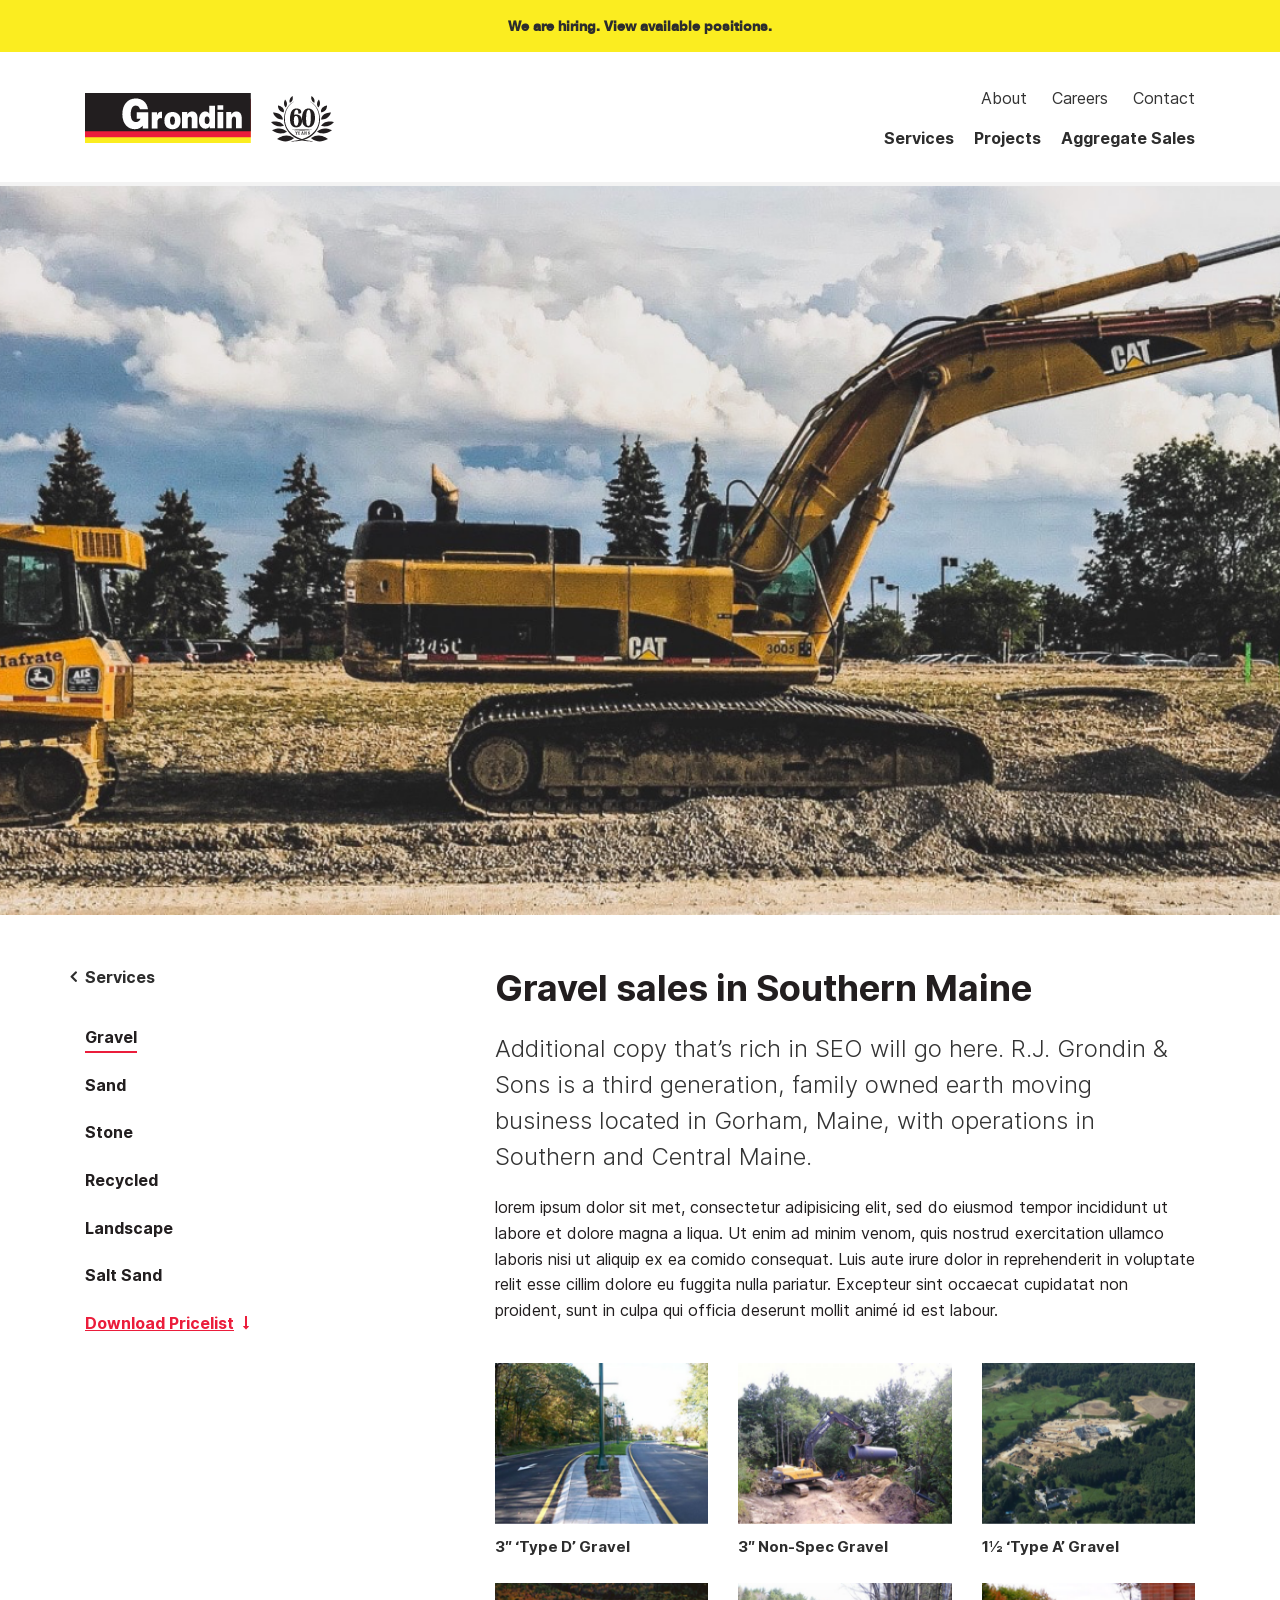
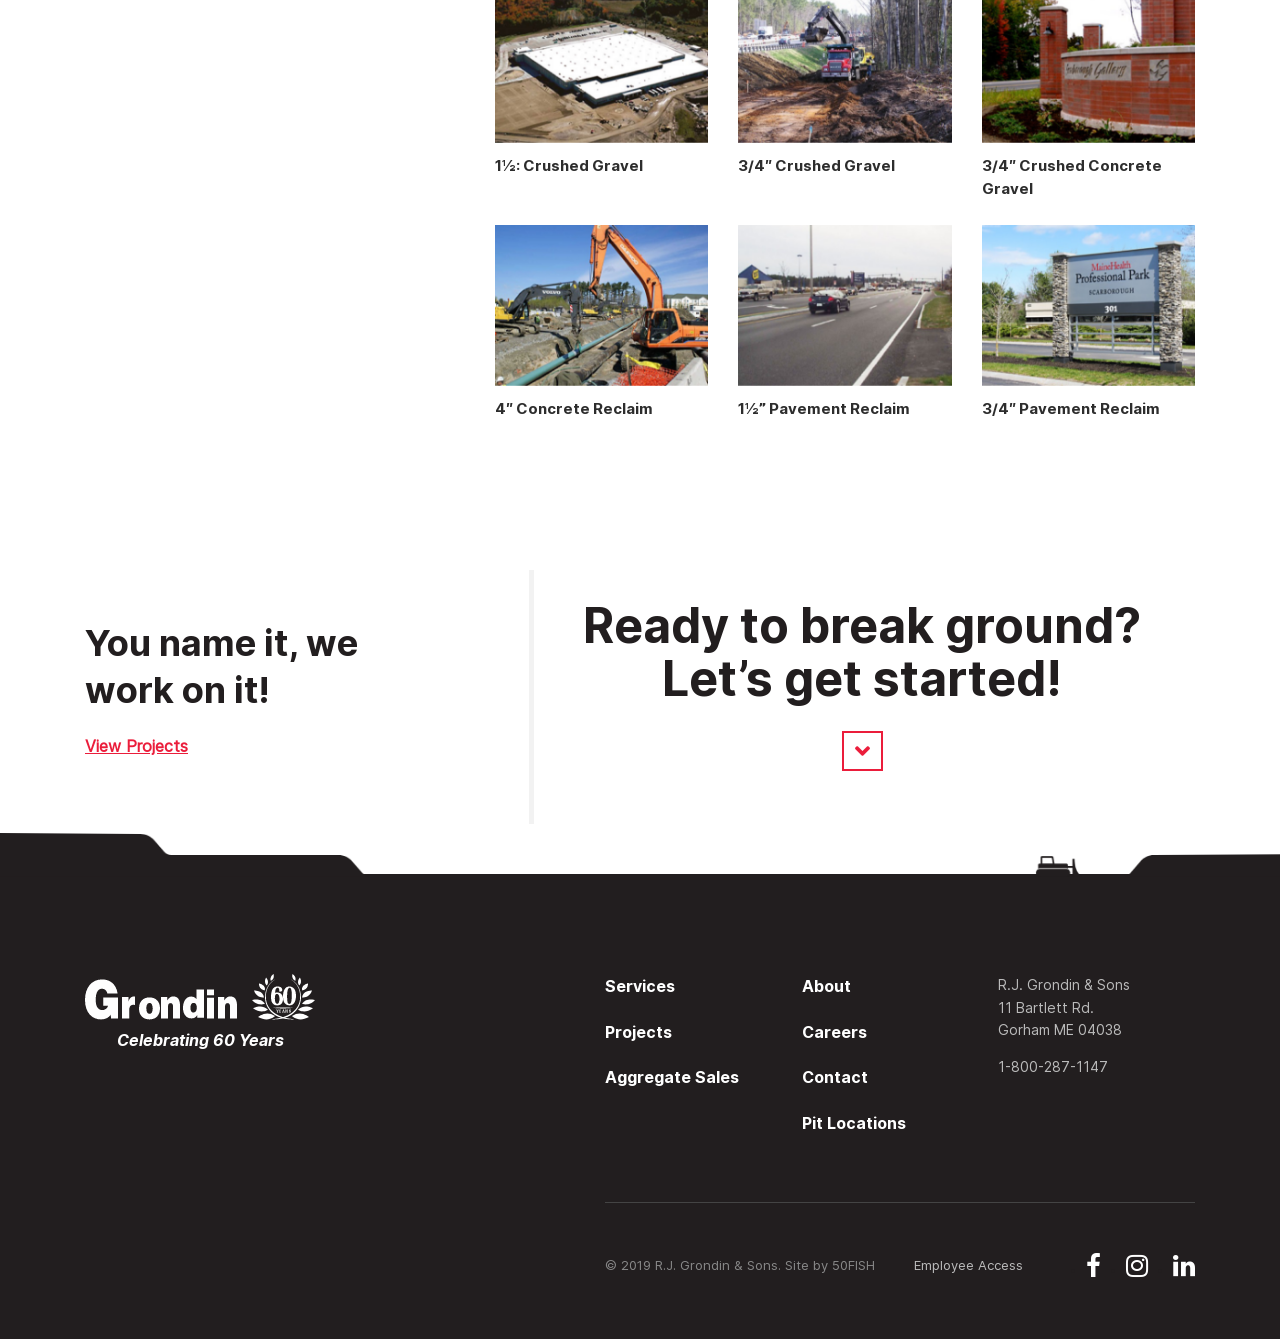
<file: aggregate-category.html>
<!DOCTYPE html>
<!--[if IE 6]>
<html id="ie6">
<![endif]-->
<!--[if IE 7]>
<html id="ie7">
<![endif]-->
<!--[if IE 8]>
<html id="ie8">
<![endif]-->
<!--[if !(IE 6) | !(IE 7) | !(IE 8)  ]><!-->
<html>
<!--<![endif]-->
<head>

    <meta http-equiv="Content-Type" content="text/html; charset=utf-8" />
    <meta name="viewport" content="width=device-width" />
    
    <title>Aggregate Category</title>
    
   <link href="https://fonts.googleapis.com/css?family=Roboto:300,400,500,700,900&display=swap" rel="stylesheet">
   <link href="https://fonts.googleapis.com/css?family=PT+Sans:400,700&display=swap" rel="stylesheet">

    <link rel="stylesheet" href="assets/css/bootstrap.min.css">
    <link rel="stylesheet" href="assets/css/font-awesome.css">
    <link type="text/css" rel="stylesheet" href="assets/css/style.css" />

</head>

<body id="page-name">



<div id="container-fluid">

<!--header start -->
<div id="header-wrap">
    <div class="header-top-wrap">
        <div class="container">
            <div class="header-top">We are hiring. View available positions.</div>
        </div>
    </div>
    <div class="container">
        <header id="header">
            <div class="logos-contain">
                <a href="#"><img src="assets/images/logo.png" alt=""></a>
                <a href="#"><img src="assets/images/logo-60.png" alt=""></a>
            </div>
            <a href="#" class="menu-mobile"></a>
            <div class="nav-wrap">
                <div class="nav-top">
                    <ul>
                        <li><a href="#">About</a></li>
                        <li><a href="#">Careers</a></li>
                        <li><a href="#">Contact</a></li>
                    </ul>
                </div>
                <div class="nav-main">
                    <ul>
                        <li><a href="#">Services</a></li>
                        <li><a href="#">Projects</a></li>
                        <li><a href="#">Aggregate Sales</a></li>
                    </ul>
                </div>
            </div>
        </header>
    </div>
</div>
<!--header end -->

<div class="atf-section" style="background: url(assets/images/home/banner.png) center bottom no-repeat;"></div>
<!-- atf-section -->

<div class="services-top-content">
    <div class="container">
        <div class="row">
            <div class="col-md-4">
                <div class="back-wrap"><a href="#">Services</a></div>
                <div class="sidebar">
                    <ul>
                        <li class="active"><a href="#">Gravel</a></li>
                        <li><a href="#">Sand</a></li>
                        <li><a href="#">Stone</a></li>
                        <li><a href="#">Recycled</a></li>
                        <li><a href="#">Landscape</a></li>
                        <li><a href="#">Salt Sand</a></li>
                    </ul>
                </div>
                <p><a href="#" class="link-download">Download Pricelist</a></p>
            </div>
            <div class="col-md-8">
                <div class="service-content">
                    <h2>Gravel sales in Southern Maine</h2>
                    <h3>
                        Additional copy that’s rich in SEO will go here. R.J. Grondin & Sons is a third generation, family owned earth moving business located in Gorham, Maine, with operations in Southern and Central Maine.
                    </h3>
                    <p>
                        lorem ipsum dolor sit met, consectetur adipisicing elit, sed do eiusmod tempor incididunt ut labore et dolore magna a liqua. Ut enim ad minim venom, quis nostrud exercitation ullamco laboris nisi ut aliquip ex ea comido consequat. Luis aute irure dolor in reprehenderit in voluptate relit esse cillim dolore eu fuggita nulla pariatur. Excepteur sint occaecat cupidatat non proident, sunt in culpa qui officia deserunt mollit animé id est labour.
                    </p>


                    <div class="articles-wrap">
                        <div class="">
                            <div class="row">
                                <div class="col-lg-4 col-md-6">
                                    <div class="article-section">
                                        <div class="article-photo">
                                            <img src="assets/images/aggregate/category-1.png" alt="">
                                        </div> 
                                        <h3>3″ ‘Type D’ Gravel</h3>
                                    </div>
                                </div>
                                <div class="col-lg-4 col-md-6">
                                    <div class="article-section">
                                        <div class="article-photo">
                                            <img src="assets/images/aggregate/category-2.png" alt="">
                                        </div> 
                                        <h3>3″ Non-Spec Gravel</h3>
                                    </div>
                                </div>
                                <div class="col-lg-4 col-md-6">
                                    <div class="article-section">
                                        <div class="article-photo">
                                            <img src="assets/images/aggregate/category-3.png" alt="">
                                        </div> 
                                        <h3>1½ ‘Type A’ Gravel</h3>
                                    </div>
                                </div>
                                <div class="col-lg-4 col-md-6">
                                    <div class="article-section">
                                        <div class="article-photo">
                                            <img src="assets/images/aggregate/category-4.png" alt="">
                                        </div> 
                                        <h3>1½: Crushed Gravel</h3>
                                    </div>
                                </div>
                                <div class="col-lg-4 col-md-6">
                                    <div class="article-section">
                                        <div class="article-photo">
                                            <img src="assets/images/aggregate/category-5.png" alt="">
                                        </div> 
                                        <h3>3/4″ Crushed Gravel</h3>
                                    </div>
                                </div>
                                <div class="col-lg-4 col-md-6">
                                    <div class="article-section">
                                        <div class="article-photo">
                                            <img src="assets/images/aggregate/category-6.png" alt="">
                                        </div> 
                                        <h3>3/4″ Crushed Concrete Gravel</h3>
                                    </div>
                                </div>
                                <div class="col-lg-4 col-md-6">
                                    <div class="article-section">
                                        <div class="article-photo">
                                            <img src="assets/images/aggregate/category-7.png" alt="">
                                        </div> 
                                        <h3>4″ Concrete Reclaim</h3>
                                    </div>
                                </div>
                                <div class="col-lg-4 col-md-6">
                                    <div class="article-section">
                                        <div class="article-photo">
                                            <img src="assets/images/aggregate/category-8.png" alt="">
                                        </div> 
                                        <h3>1½” Pavement Reclaim</h3>
                                    </div>
                                </div>
                                <div class="col-lg-4 col-md-6">
                                    <div class="article-section">
                                        <div class="article-photo">
                                            <img src="assets/images/aggregate/category-9.png" alt="">
                                        </div> 
                                        <h3>3/4″ Pavement Reclaim</h3>
                                    </div>
                                </div>
                            </div>
                        </div>
                    </div><!-- articles-wrap -->


                </div>
            </div>
        </div>
    </div>
</div>




<div class="article-bot-wrap">
    <div class="container">
        <div class="article-bot">
            <div class="art-left">
                <div class="left-inner">
                    <h2>You name it, we work on it!</h2>
                    <p><strong><a href="#">View Projects</a></strong></p>
                </div>
            </div>
            <div class="art-right">
                <h2>Ready to break ground? Let’s get started!</h2>
                <a href="#" class="arrow-down form-link"></a>
            </div>
        </div>
    </div>
</div><!-- article-bot-wrap -->

<div class="sectin-bg">
    <div class="container">
        <div class="row">
            <div class="col-md-5">
                <div class="form-left-info">
                    <h2>Share your idea with us. We’ll dig it.</h2>
                    <p>Fill out this form and we’ll be in touch shortly.</p>
                </div>
            </div>
            <div class="col-md-5 offset-md-1">
                <div class="form-section">
                    <p>
                        <label>Name</label>
                        <input type="text" value="" class="form-control">
                    </p>
                    <p>
                        <label>Email Address</label>
                        <input type="text" value="" class="form-control">
                    </p>
                    <p>
                        <label>Subject</label>
                        <input type="text" value="" class="form-control">
                    </p>
                    <p>
                        <label>Category</label>
                        <select class="form-control">
                            <option>Select one…</option>
                        </select>
                    </p>
                    <p>
                        <label>Message</label>
                        <textarea rows="5" cols="5" class="form-control"></textarea>
                    </p>
                    <input type="submit" value="Submit" class="btn btn-danger rounded-0">
                </div>
            </div>
        </div>
    </div>
</div><!-- form-section -->



<!--footer start -->
<div id="footer-wrap">
    <div class="container">
        <footer id="footer">
            
            <div class="footer-top">
                <div class="footer-logo">
                    <a href="#"><img src="assets/images/logo-footer.png" alt=""></a>
                    <span>Celebrating 60 Years</span>
                </div>
                <div class="footer-right">
                    <div class="footer-links">
                        <ul>
                            <li><a href="#">Services</a></li>
                            <li><a href="#">Projects</a></li>
                            <li><a href="#">Aggregate Sales</a></li>
                        </ul>
                        <ul>
                            <li><a href="#">About</a></li>
                            <li><a href="#">Careers</a></li>
                            <li><a href="#">Contact</a></li>
                            <li><a href="#">Pit Locations</a></li>
                        </ul>
                    </div>
                    <div class="footer-info">
                        <p>
                            R.J. Grondin & Sons
                            11 Bartlett Rd.
                            Gorham ME 04038
                        </p>
                        <p>1-800-287-1147</p>
                    </div>
                </div>
            </div>

            <div class="footer-bot-wrap">
                <div class="footer-bot">
                    <div class="copyright">© 2019 R.J. Grondin & Sons. Site by 50FISH </div>
                    <div class="access">Employee Access</div>
                    <div>
                        <div class="social-section">
                            <ul>
                                <li><a href="#" class="fa fa-facebook"></a></li>
                                <li><a href="#" class="fa fa-instagram"></a></li>
                                <li><a href="#" class="fa fa-linkedin"></a></li>
                            </ul>
                        </div>
                    </div>
                </div>
            </div>

        </footer>
    </div>
</div>
<!--footer end -->

</div><!--container-fluid -->


<script src="assets/js/jquery.js"></script>
<script src="assets/js/popper.min.js"></script>
<script src="assets/js/bootstrap.min.js"></script>
<script src="assets/js/scripts.js"></script>

</body>
</html>
</file>
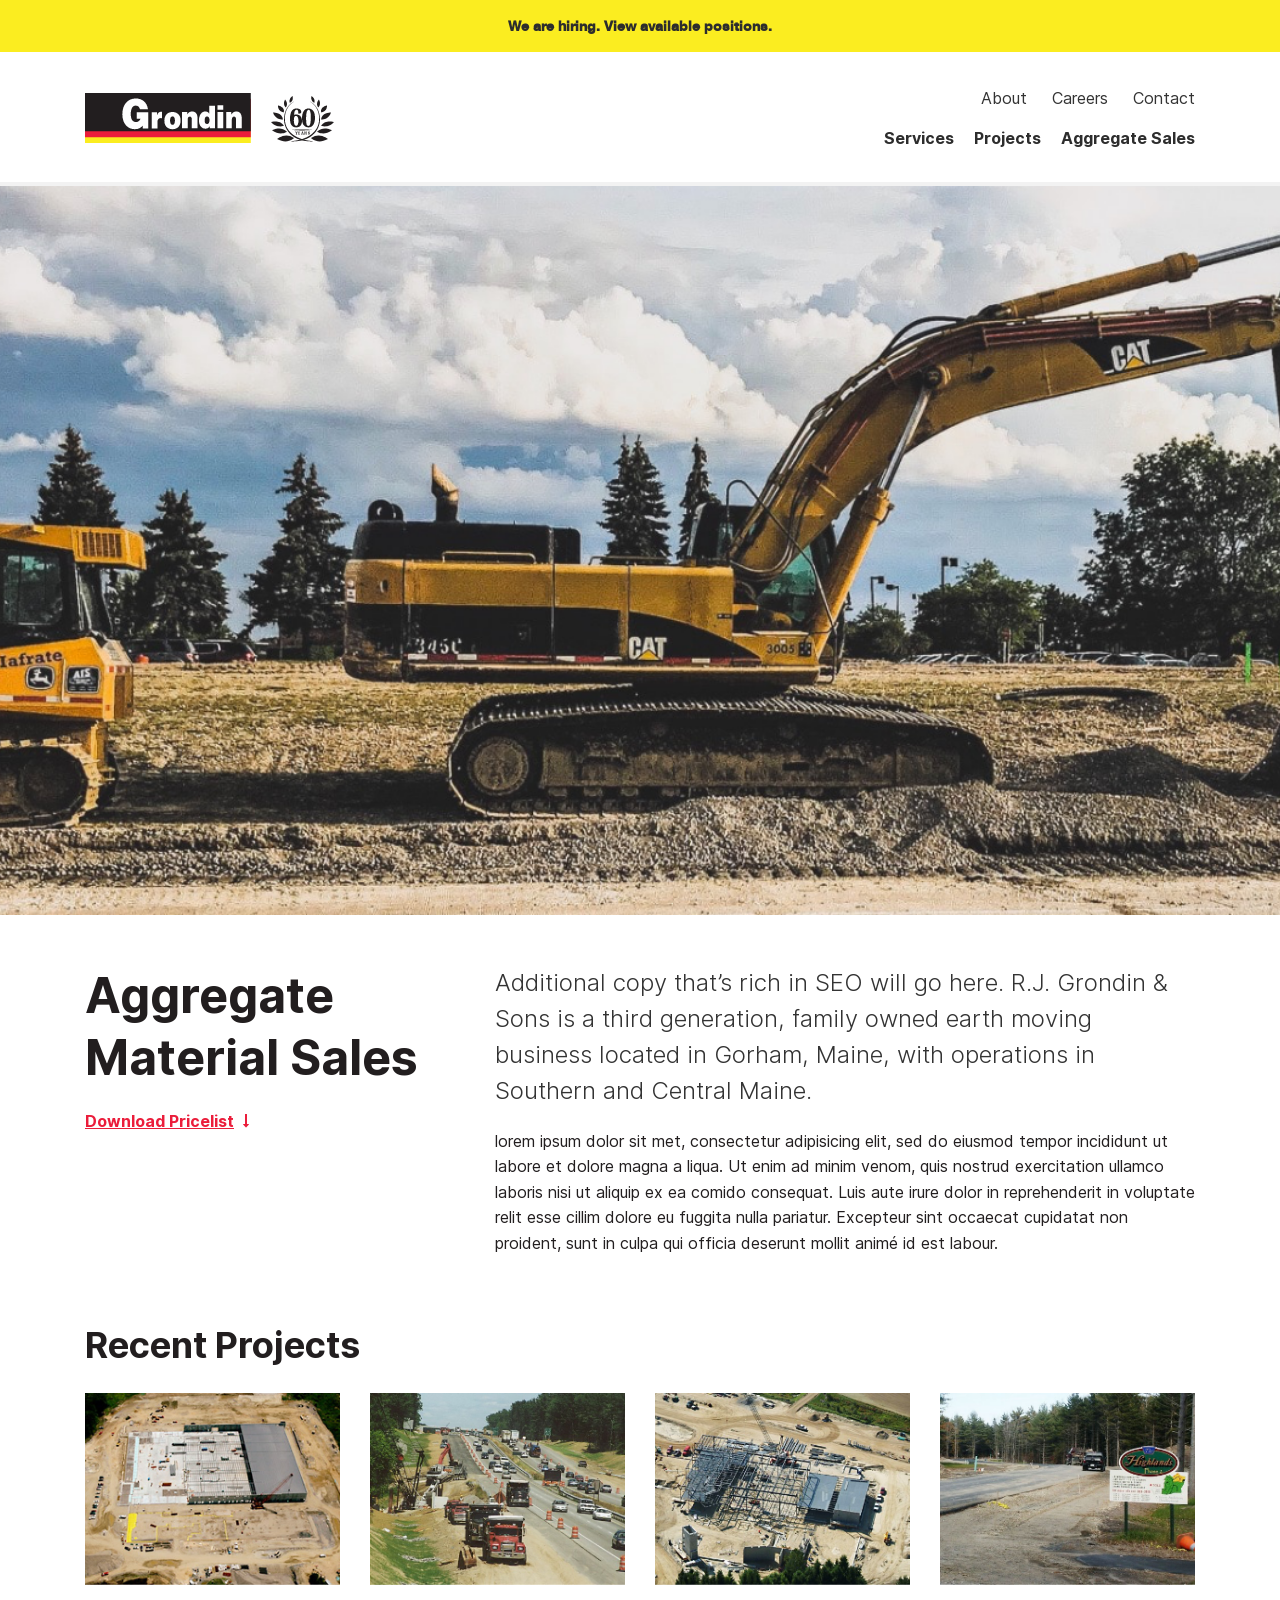
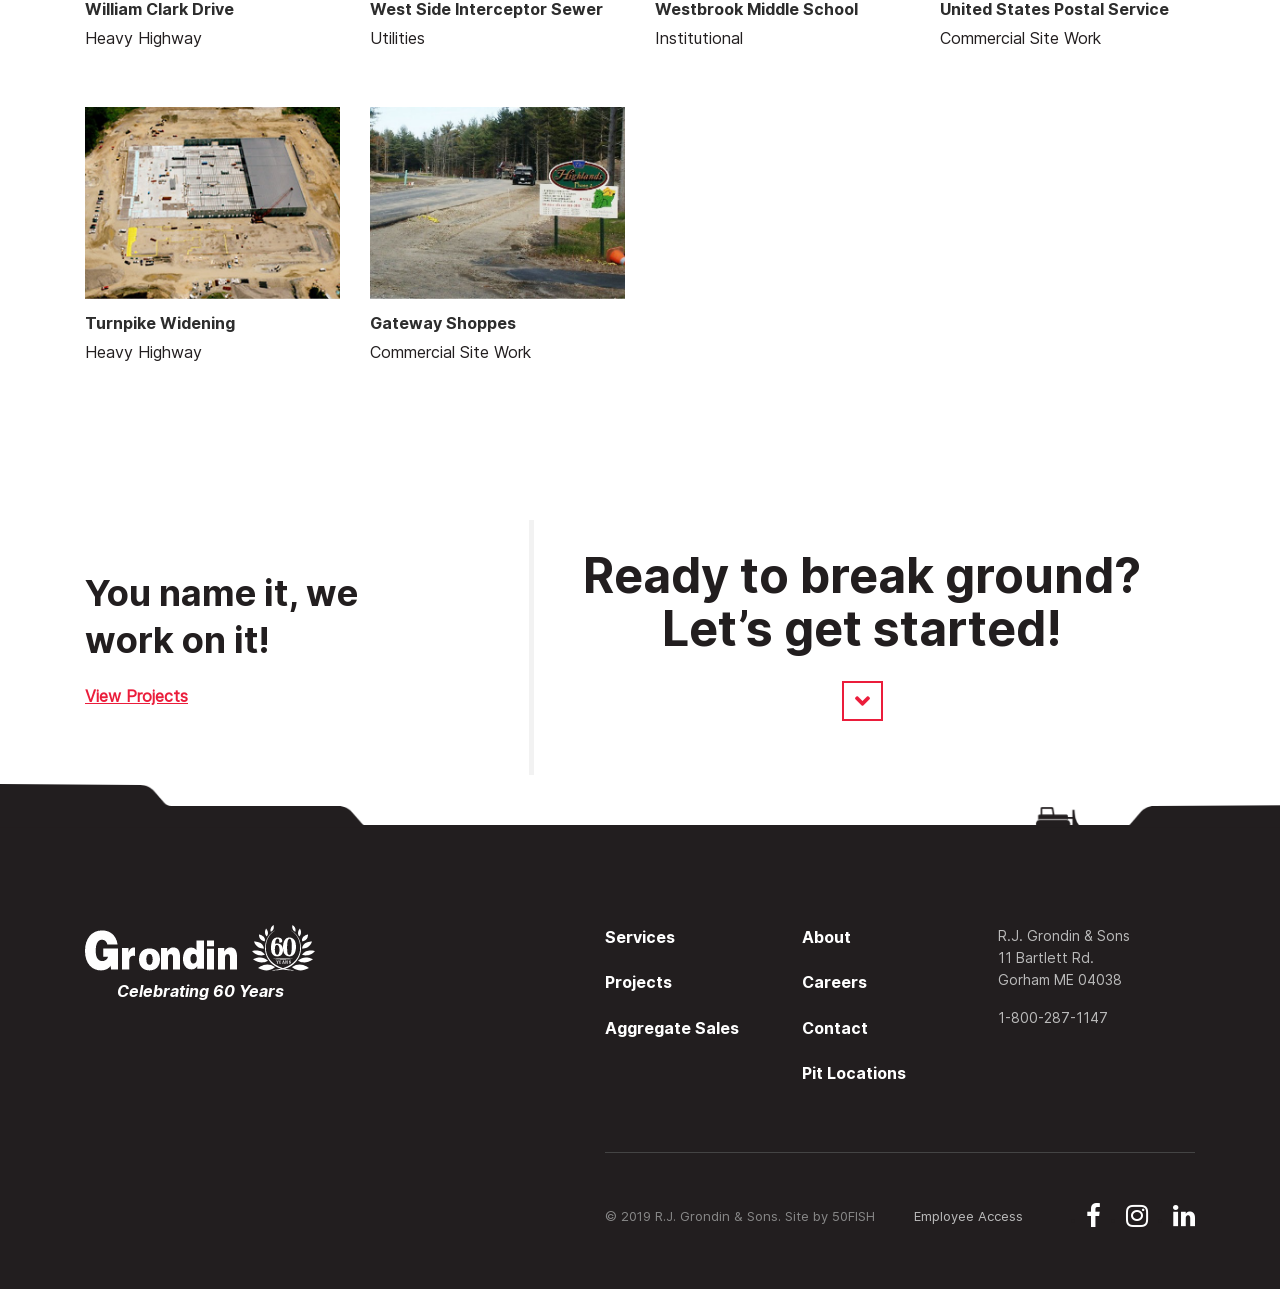
<file: aggregate-landing.html>
<!DOCTYPE html>
<!--[if IE 6]>
<html id="ie6">
<![endif]-->
<!--[if IE 7]>
<html id="ie7">
<![endif]-->
<!--[if IE 8]>
<html id="ie8">
<![endif]-->
<!--[if !(IE 6) | !(IE 7) | !(IE 8)  ]><!-->
<html>
<!--<![endif]-->
<head>

    <meta http-equiv="Content-Type" content="text/html; charset=utf-8" />
    <meta name="viewport" content="width=device-width" />
    
    <title>Aggregate Landing</title>
    
   <link href="https://fonts.googleapis.com/css?family=Roboto:300,400,500,700,900&display=swap" rel="stylesheet">
   <link href="https://fonts.googleapis.com/css?family=PT+Sans:400,700&display=swap" rel="stylesheet">

    <link rel="stylesheet" href="assets/css/bootstrap.min.css">
    <link rel="stylesheet" href="assets/css/font-awesome.css">
    <link type="text/css" rel="stylesheet" href="assets/css/style.css" />

</head>

<body id="page-name">



<div id="container-fluid">

<!--header start -->
<div id="header-wrap">
    <div class="header-top-wrap">
        <div class="container">
            <div class="header-top">We are hiring. View available positions.</div>
        </div>
    </div>
    <div class="container">
        <header id="header">
            <div class="logos-contain">
                <a href="#"><img src="assets/images/logo.png" alt=""></a>
                <a href="#"><img src="assets/images/logo-60.png" alt=""></a>
            </div>
            <a href="#" class="menu-mobile"></a>
            <div class="nav-wrap">
                <div class="nav-top">
                    <ul>
                        <li><a href="#">About</a></li>
                        <li><a href="#">Careers</a></li>
                        <li><a href="#">Contact</a></li>
                    </ul>
                </div>
                <div class="nav-main">
                    <ul>
                        <li><a href="#">Services</a></li>
                        <li><a href="#">Projects</a></li>
                        <li><a href="#">Aggregate Sales</a></li>
                    </ul>
                </div>
            </div>
        </header>
    </div>
</div>
<!--header end -->

<div class="atf-section" style="background: url(assets/images/home/banner.png) center bottom no-repeat;"></div>
<!-- atf-section -->

<div class="services-top-content">
    <div class="container">
        <div class="row">
            <div class="col-md-4">
                <h1>Aggregate Material Sales</h1>
                <p><a href="#" class="link-download">Download Pricelist</a></p>
            </div>
            <div class="col-md-8">
                <div class="service-content">
                    <h3>
                        Additional copy that’s rich in SEO will go here. R.J. Grondin & Sons is a third generation, family owned earth moving business located in Gorham, Maine, with operations in Southern and Central Maine.
                    </h3>
                    <p>
                        lorem ipsum dolor sit met, consectetur adipisicing elit, sed do eiusmod tempor incididunt ut labore et dolore magna a liqua. Ut enim ad minim venom, quis nostrud exercitation ullamco laboris nisi ut aliquip ex ea comido consequat. Luis aute irure dolor in reprehenderit in voluptate relit esse cillim dolore eu fuggita nulla pariatur. Excepteur sint occaecat cupidatat non proident, sunt in culpa qui officia deserunt mollit animé id est labour.
                    </p>
                </div>
            </div>
        </div>
    </div>
</div>



<div class="articles-wrap">
    <div class="container">
        <div class="article-title">
            <h2>Recent Projects</h2>
        </div>
        <div class="row">
            <div class="col-lg-3 col-md-6">
                <div class="article-section">
                    <div class="article-photo">
                        <img src="assets/images/services/service-1.png" alt="">
                    </div> 
                    <h3>William Clark Drive</h3>
                    <p>Heavy Highway</p>
                </div>
            </div>
            <div class="col-lg-3 col-md-6">
                <div class="article-section">
                    <div class="article-photo">
                        <img src="assets/images/services/service-2.png" alt="">
                    </div> 
                    <h3>West Side Interceptor Sewer</h3>
                    <p>Utilities</p>
                </div>
            </div>
            <div class="col-lg-3 col-md-6">
                <div class="article-section">
                    <div class="article-photo">
                        <img src="assets/images/services/service-3.png" alt="">
                    </div> 
                    <h3>Westbrook Middle School</h3>
                    <p>Institutional</p>
                </div>
            </div>
            <div class="col-lg-3 col-md-6">
                <div class="article-section">
                    <div class="article-photo">
                        <img src="assets/images/services/service-4.png" alt="">
                    </div> 
                    <h3>United States Postal Service</h3>
                    <p>Commercial Site Work</p>
                </div>
            </div>
            <div class="col-lg-3 col-md-6">
                <div class="article-section">
                    <div class="article-photo">
                        <img src="assets/images/services/service-1.png" alt="">
                    </div> 
                    <h3>Turnpike Widening</h3>
                    <p>Heavy Highway</p>
                </div>
            </div>
            <div class="col-lg-3 col-md-6">
                <div class="article-section">
                    <div class="article-photo">
                        <img src="assets/images/services/service-4.png" alt="">
                    </div> 
                    <h3>Gateway Shoppes</h3>
                    <p>Commercial Site Work</p>
                </div>
            </div>
        </div>
    </div>
</div><!-- articles-wrap -->


<div class="article-bot-wrap">
    <div class="container">
        <div class="article-bot">
            <div class="art-left">
                <div class="left-inner">
                    <h2>You name it, we work on it!</h2>
                    <p><strong><a href="#">View Projects</a></strong></p>
                </div>
            </div>
            <div class="art-right">
                <h2>Ready to break ground? Let’s get started!</h2>
                <a href="#" class="arrow-down form-link"></a>
            </div>
        </div>
    </div>
</div><!-- article-bot-wrap -->

<div class="sectin-bg">
    <div class="container">
        <div class="row">
            <div class="col-md-5">
                <div class="form-left-info">
                    <h2>Share your idea with us. We’ll dig it.</h2>
                    <p>Fill out this form and we’ll be in touch shortly.</p>
                </div>
            </div>
            <div class="col-md-5 offset-md-1">
                <div class="form-section">
                    <p>
                        <label>Name</label>
                        <input type="text" value="" class="form-control">
                    </p>
                    <p>
                        <label>Email Address</label>
                        <input type="text" value="" class="form-control">
                    </p>
                    <p>
                        <label>Subject</label>
                        <input type="text" value="" class="form-control">
                    </p>
                    <p>
                        <label>Category</label>
                        <select class="form-control">
                            <option>Select one…</option>
                        </select>
                    </p>
                    <p>
                        <label>Message</label>
                        <textarea rows="5" cols="5" class="form-control"></textarea>
                    </p>
                    <input type="submit" value="Submit" class="btn btn-danger rounded-0">
                </div>
            </div>
        </div>
    </div>
</div><!-- form-section -->



<!--footer start -->
<div id="footer-wrap">
    <div class="container">
        <footer id="footer">
            
            <div class="footer-top">
                <div class="footer-logo">
                    <a href="#"><img src="assets/images/logo-footer.png" alt=""></a>
                    <span>Celebrating 60 Years</span>
                </div>
                <div class="footer-right">
                    <div class="footer-links">
                        <ul>
                            <li><a href="#">Services</a></li>
                            <li><a href="#">Projects</a></li>
                            <li><a href="#">Aggregate Sales</a></li>
                        </ul>
                        <ul>
                            <li><a href="#">About</a></li>
                            <li><a href="#">Careers</a></li>
                            <li><a href="#">Contact</a></li>
                            <li><a href="#">Pit Locations</a></li>
                        </ul>
                    </div>
                    <div class="footer-info">
                        <p>
                            R.J. Grondin & Sons
                            11 Bartlett Rd.
                            Gorham ME 04038
                        </p>
                        <p>1-800-287-1147</p>
                    </div>
                </div>
            </div>

            <div class="footer-bot-wrap">
                <div class="footer-bot">
                    <div class="copyright">© 2019 R.J. Grondin & Sons. Site by 50FISH </div>
                    <div class="access">Employee Access</div>
                    <div>
                        <div class="social-section">
                            <ul>
                                <li><a href="#" class="fa fa-facebook"></a></li>
                                <li><a href="#" class="fa fa-instagram"></a></li>
                                <li><a href="#" class="fa fa-linkedin"></a></li>
                            </ul>
                        </div>
                    </div>
                </div>
            </div>

        </footer>
    </div>
</div>
<!--footer end -->

</div><!--container-fluid -->


<script src="assets/js/jquery.js"></script>
<script src="assets/js/popper.min.js"></script>
<script src="assets/js/bootstrap.min.js"></script>
<script src="assets/js/scripts.js"></script>

</body>
</html>
</file>
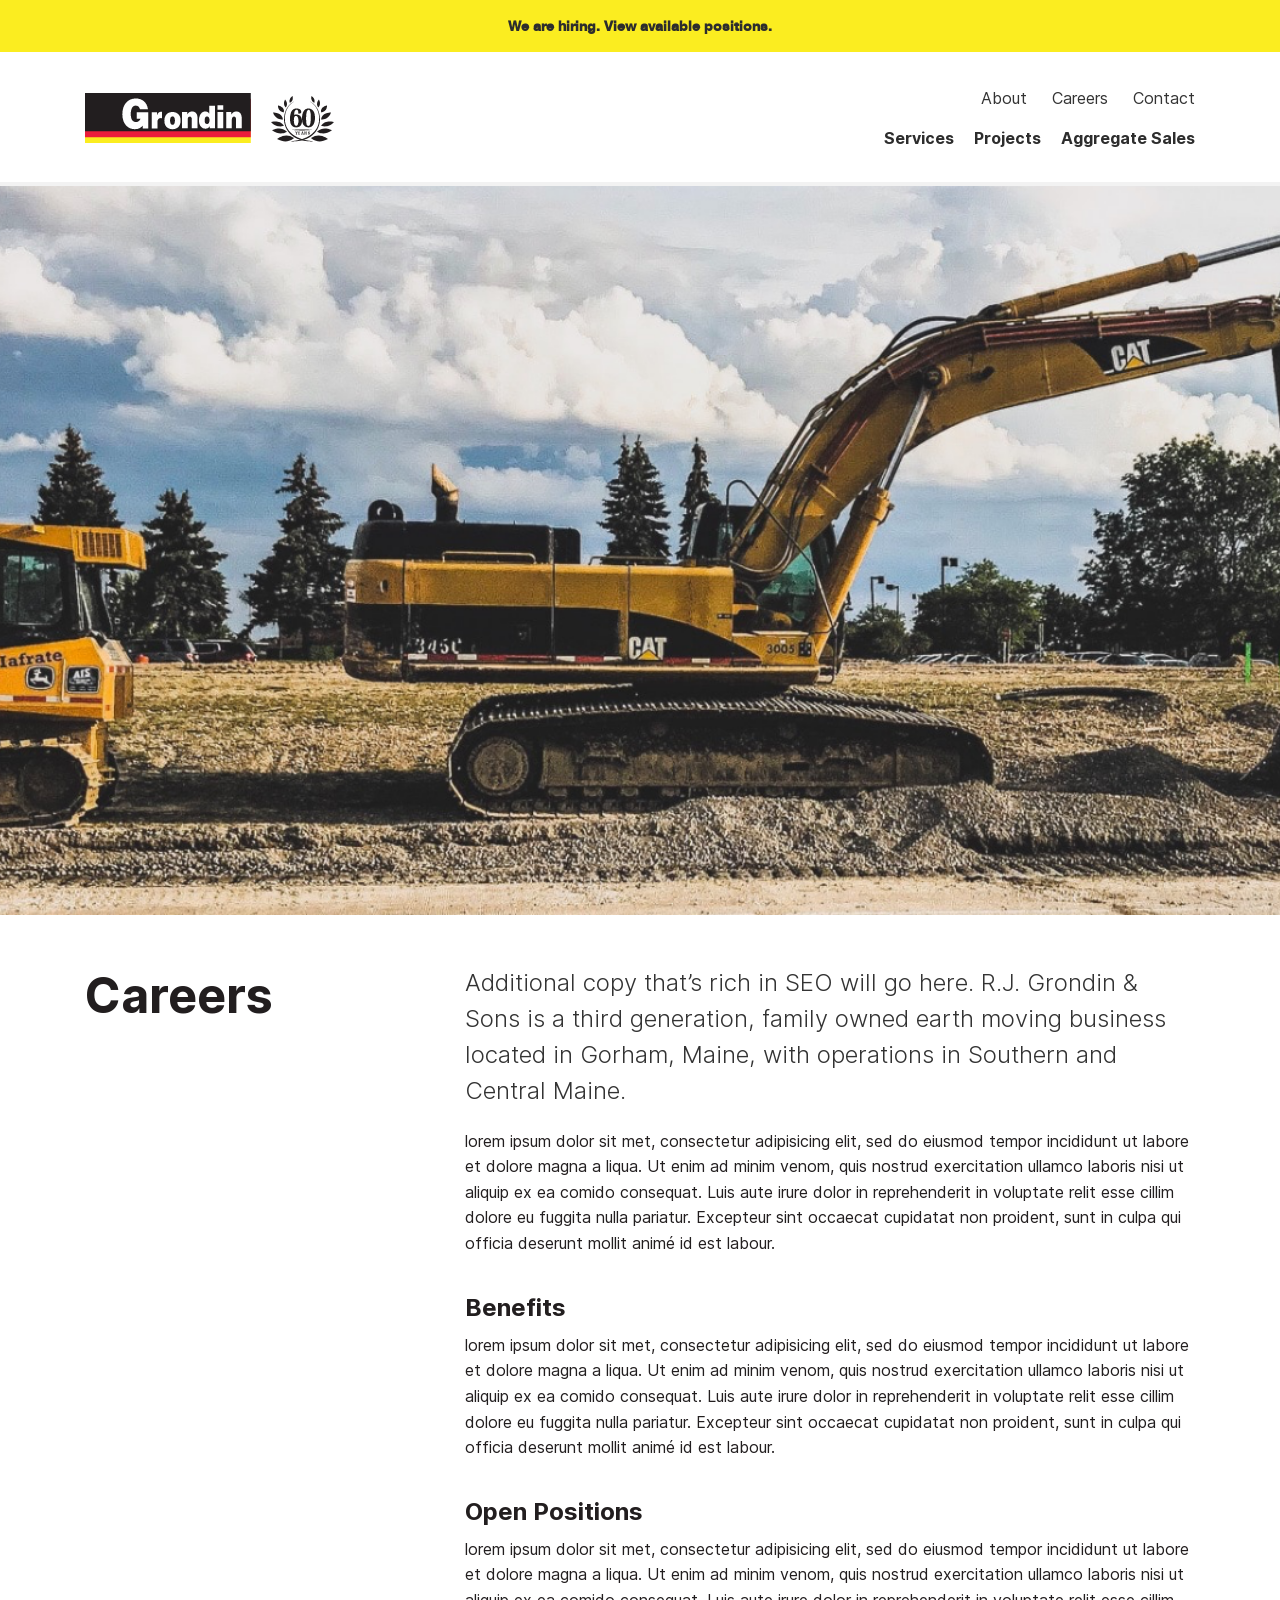
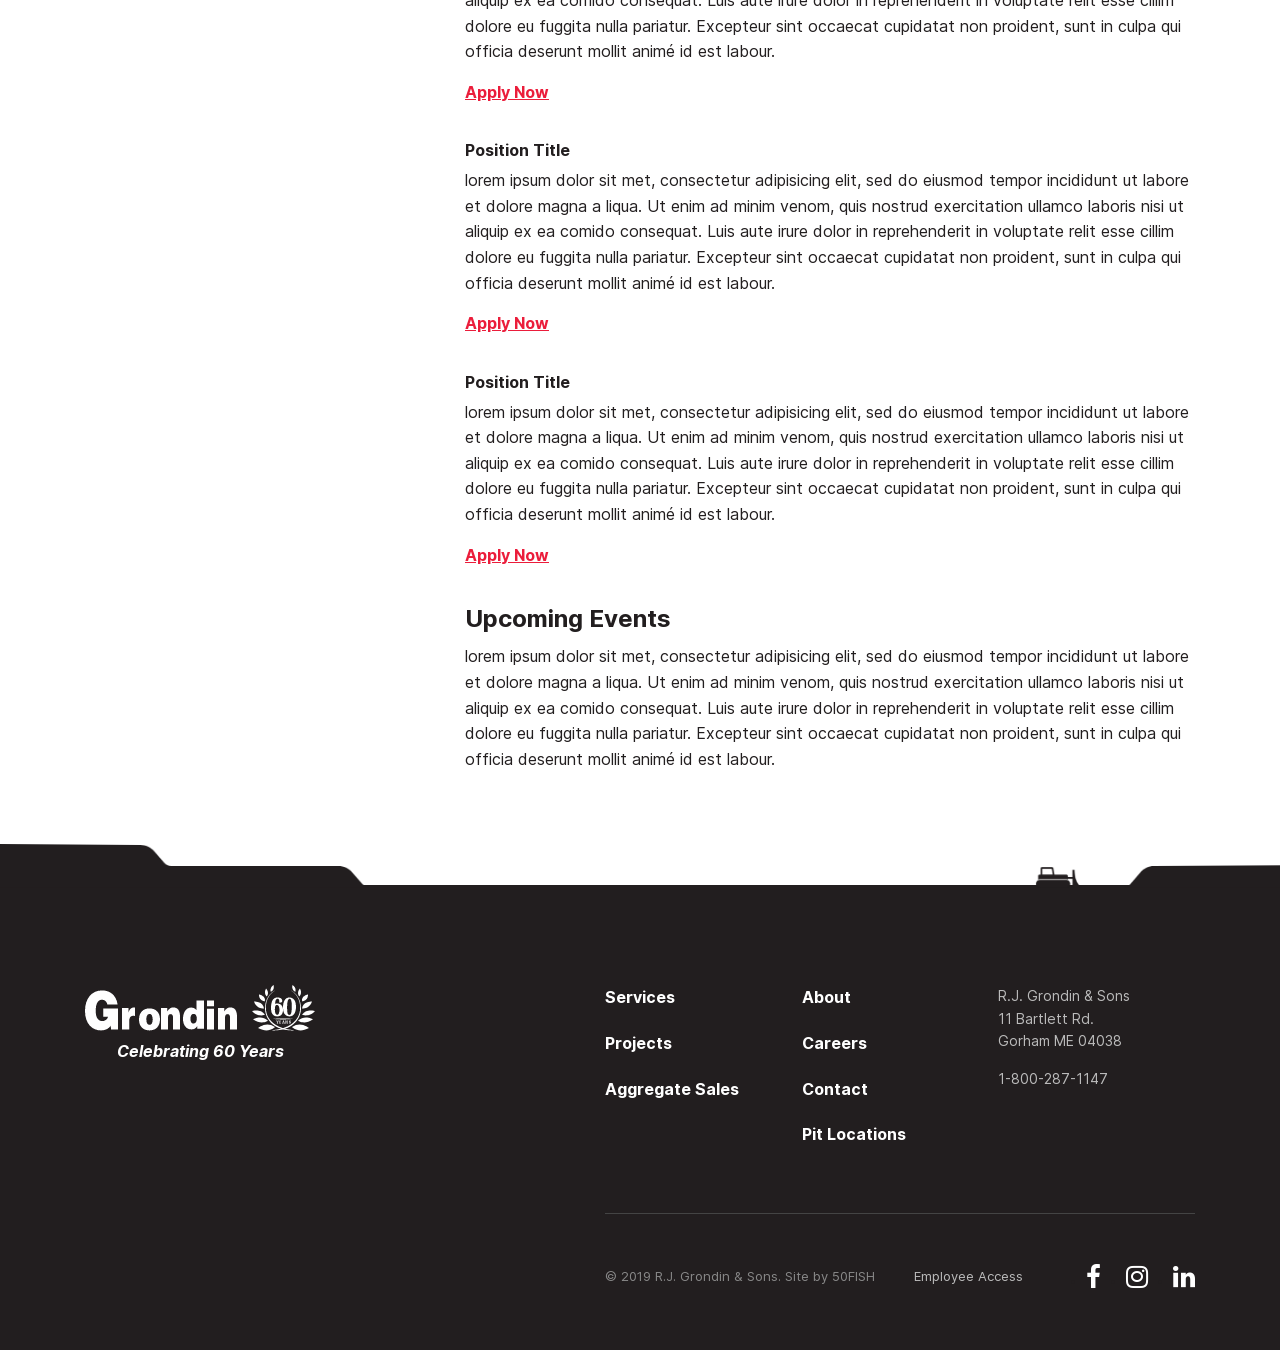
<file: careers.html>
<!DOCTYPE html>
<!--[if IE 6]>
<html id="ie6">
<![endif]-->
<!--[if IE 7]>
<html id="ie7">
<![endif]-->
<!--[if IE 8]>
<html id="ie8">
<![endif]-->
<!--[if !(IE 6) | !(IE 7) | !(IE 8)  ]><!-->
<html>
<!--<![endif]-->
<head>

    <meta http-equiv="Content-Type" content="text/html; charset=utf-8" />
    <meta name="viewport" content="width=device-width" />
    
    <title>Careers</title>
    
   <link href="https://fonts.googleapis.com/css?family=Roboto:300,400,500,700,900&display=swap" rel="stylesheet">
   <link href="https://fonts.googleapis.com/css?family=PT+Sans:400,700&display=swap" rel="stylesheet">

    <link rel="stylesheet" href="assets/css/bootstrap.min.css">
    <link rel="stylesheet" href="assets/css/font-awesome.css">
    <link type="text/css" rel="stylesheet" href="assets/css/style.css" />

</head>

<body id="page-name">



<div id="container-fluid">

<!--header start -->
<div id="header-wrap">
    <div class="header-top-wrap">
        <div class="container">
            <div class="header-top">We are hiring. View available positions.</div>
        </div>
    </div>
    <div class="container">
        <header id="header">
            <div class="logos-contain">
                <a href="#"><img src="assets/images/logo.png" alt=""></a>
                <a href="#"><img src="assets/images/logo-60.png" alt=""></a>
            </div>
            <a href="#" class="menu-mobile"></a>
            <div class="nav-wrap">
                <div class="nav-top">
                    <ul>
                        <li><a href="#">About</a></li>
                        <li><a href="#">Careers</a></li>
                        <li><a href="#">Contact</a></li>
                    </ul>
                </div>
                <div class="nav-main">
                    <ul>
                        <li><a href="#">Services</a></li>
                        <li><a href="#">Projects</a></li>
                        <li><a href="#">Aggregate Sales</a></li>
                    </ul>
                </div>
            </div>
        </header>
    </div>
</div>
<!--header end -->

<div class="atf-section" style="background: url(assets/images/home/banner.png) center bottom no-repeat;"></div>
<!-- atf-section -->

<div class="article-detail-wrap mb-5">
    <div class="container">
        <div class="row">
            <div class="col-md-4">
                <h1>Careers</h1>
            </div>
            <div class="col-md-8">
                <div class="article-detail">
                    <h3>
                        Additional copy that’s rich in SEO will go here. R.J. Grondin & Sons is a third generation, family owned earth moving business located in Gorham, Maine, with operations in Southern and Central Maine.
                    </h3>
                    <p>
                        lorem ipsum dolor sit met, consectetur adipisicing elit, sed do eiusmod tempor incididunt ut labore et dolore magna a liqua. Ut enim ad minim venom, quis nostrud exercitation ullamco laboris nisi ut aliquip ex ea comido consequat. Luis aute irure dolor in reprehenderit in voluptate relit esse cillim dolore eu fuggita nulla pariatur. Excepteur sint occaecat cupidatat non proident, sunt in culpa qui officia deserunt mollit animé id est labour.
                    </p>
                    <h4>Benefits</h4>
                    <p>
                        lorem ipsum dolor sit met, consectetur adipisicing elit, sed do eiusmod tempor incididunt ut labore et dolore magna a liqua. Ut enim ad minim venom, quis nostrud exercitation ullamco laboris nisi ut aliquip ex ea comido consequat. Luis aute irure dolor in reprehenderit in voluptate relit esse cillim dolore eu fuggita nulla pariatur. Excepteur sint occaecat cupidatat non proident, sunt in culpa qui officia deserunt mollit animé id est labour.
                    </p>

                    <h4>Open Positions</h4>
                    <p>
                        lorem ipsum dolor sit met, consectetur adipisicing elit, sed do eiusmod tempor incididunt ut labore et dolore magna a liqua. Ut enim ad minim venom, quis nostrud exercitation ullamco laboris nisi ut aliquip ex ea comido consequat. Luis aute irure dolor in reprehenderit in voluptate relit esse cillim dolore eu fuggita nulla pariatur. Excepteur sint occaecat cupidatat non proident, sunt in culpa qui officia deserunt mollit animé id est labour.
                    </p>
                    <p><a href="#" class="text-underline text-bold">Apply Now</a></p>
                    

                    <h6>Position Title</h6>
                    <p>
                        lorem ipsum dolor sit met, consectetur adipisicing elit, sed do eiusmod tempor incididunt ut labore et dolore magna a liqua. Ut enim ad minim venom, quis nostrud exercitation ullamco laboris nisi ut aliquip ex ea comido consequat. Luis aute irure dolor in reprehenderit in voluptate relit esse cillim dolore eu fuggita nulla pariatur. Excepteur sint occaecat cupidatat non proident, sunt in culpa qui officia deserunt mollit animé id est labour.
                    </p>
                    <p><a href="#" class="text-underline text-bold">Apply Now</a></p>

                    <h6>Position Title</h6>
                    <p>
                        lorem ipsum dolor sit met, consectetur adipisicing elit, sed do eiusmod tempor incididunt ut labore et dolore magna a liqua. Ut enim ad minim venom, quis nostrud exercitation ullamco laboris nisi ut aliquip ex ea comido consequat. Luis aute irure dolor in reprehenderit in voluptate relit esse cillim dolore eu fuggita nulla pariatur. Excepteur sint occaecat cupidatat non proident, sunt in culpa qui officia deserunt mollit animé id est labour.
                    </p>
                    <p><a href="#" class="text-underline text-bold">Apply Now</a></p>



                    <h4>Upcoming Events</h4>
                    <p>
                        lorem ipsum dolor sit met, consectetur adipisicing elit, sed do eiusmod tempor incididunt ut labore et dolore magna a liqua. Ut enim ad minim venom, quis nostrud exercitation ullamco laboris nisi ut aliquip ex ea comido consequat. Luis aute irure dolor in reprehenderit in voluptate relit esse cillim dolore eu fuggita nulla pariatur. Excepteur sint occaecat cupidatat non proident, sunt in culpa qui officia deserunt mollit animé id est labour.
                    </p>

                </div>
            </div>
        </div>
    </div>
</div><!-- article-detail-wrap -->



<!--footer start -->
<div id="footer-wrap">
    <div class="container">
        <footer id="footer">
            
            <div class="footer-top">
                <div class="footer-logo">
                    <a href="#"><img src="assets/images/logo-footer.png" alt=""></a>
                    <span>Celebrating 60 Years</span>
                </div>
                <div class="footer-right">
                    <div class="footer-links">
                        <ul>
                            <li><a href="#">Services</a></li>
                            <li><a href="#">Projects</a></li>
                            <li><a href="#">Aggregate Sales</a></li>
                        </ul>
                        <ul>
                            <li><a href="#">About</a></li>
                            <li><a href="#">Careers</a></li>
                            <li><a href="#">Contact</a></li>
                            <li><a href="#">Pit Locations</a></li>
                        </ul>
                    </div>
                    <div class="footer-info">
                        <p>
                            R.J. Grondin & Sons
                            11 Bartlett Rd.
                            Gorham ME 04038
                        </p>
                        <p>1-800-287-1147</p>
                    </div>
                </div>
            </div>

            <div class="footer-bot-wrap">
                <div class="footer-bot">
                    <div class="copyright">© 2019 R.J. Grondin & Sons. Site by 50FISH </div>
                    <div class="access">Employee Access</div>
                    <div>
                        <div class="social-section">
                            <ul>
                                <li><a href="#" class="fa fa-facebook"></a></li>
                                <li><a href="#" class="fa fa-instagram"></a></li>
                                <li><a href="#" class="fa fa-linkedin"></a></li>
                            </ul>
                        </div>
                    </div>
                </div>
            </div>

        </footer>
    </div>
</div>
<!--footer end -->

</div><!--container-fluid -->


<script src="assets/js/jquery.js"></script>
<script src="assets/js/popper.min.js"></script>
<script src="assets/js/bootstrap.min.js"></script>
<script src="assets/js/scripts.js"></script>

</body>
</html>
</file>
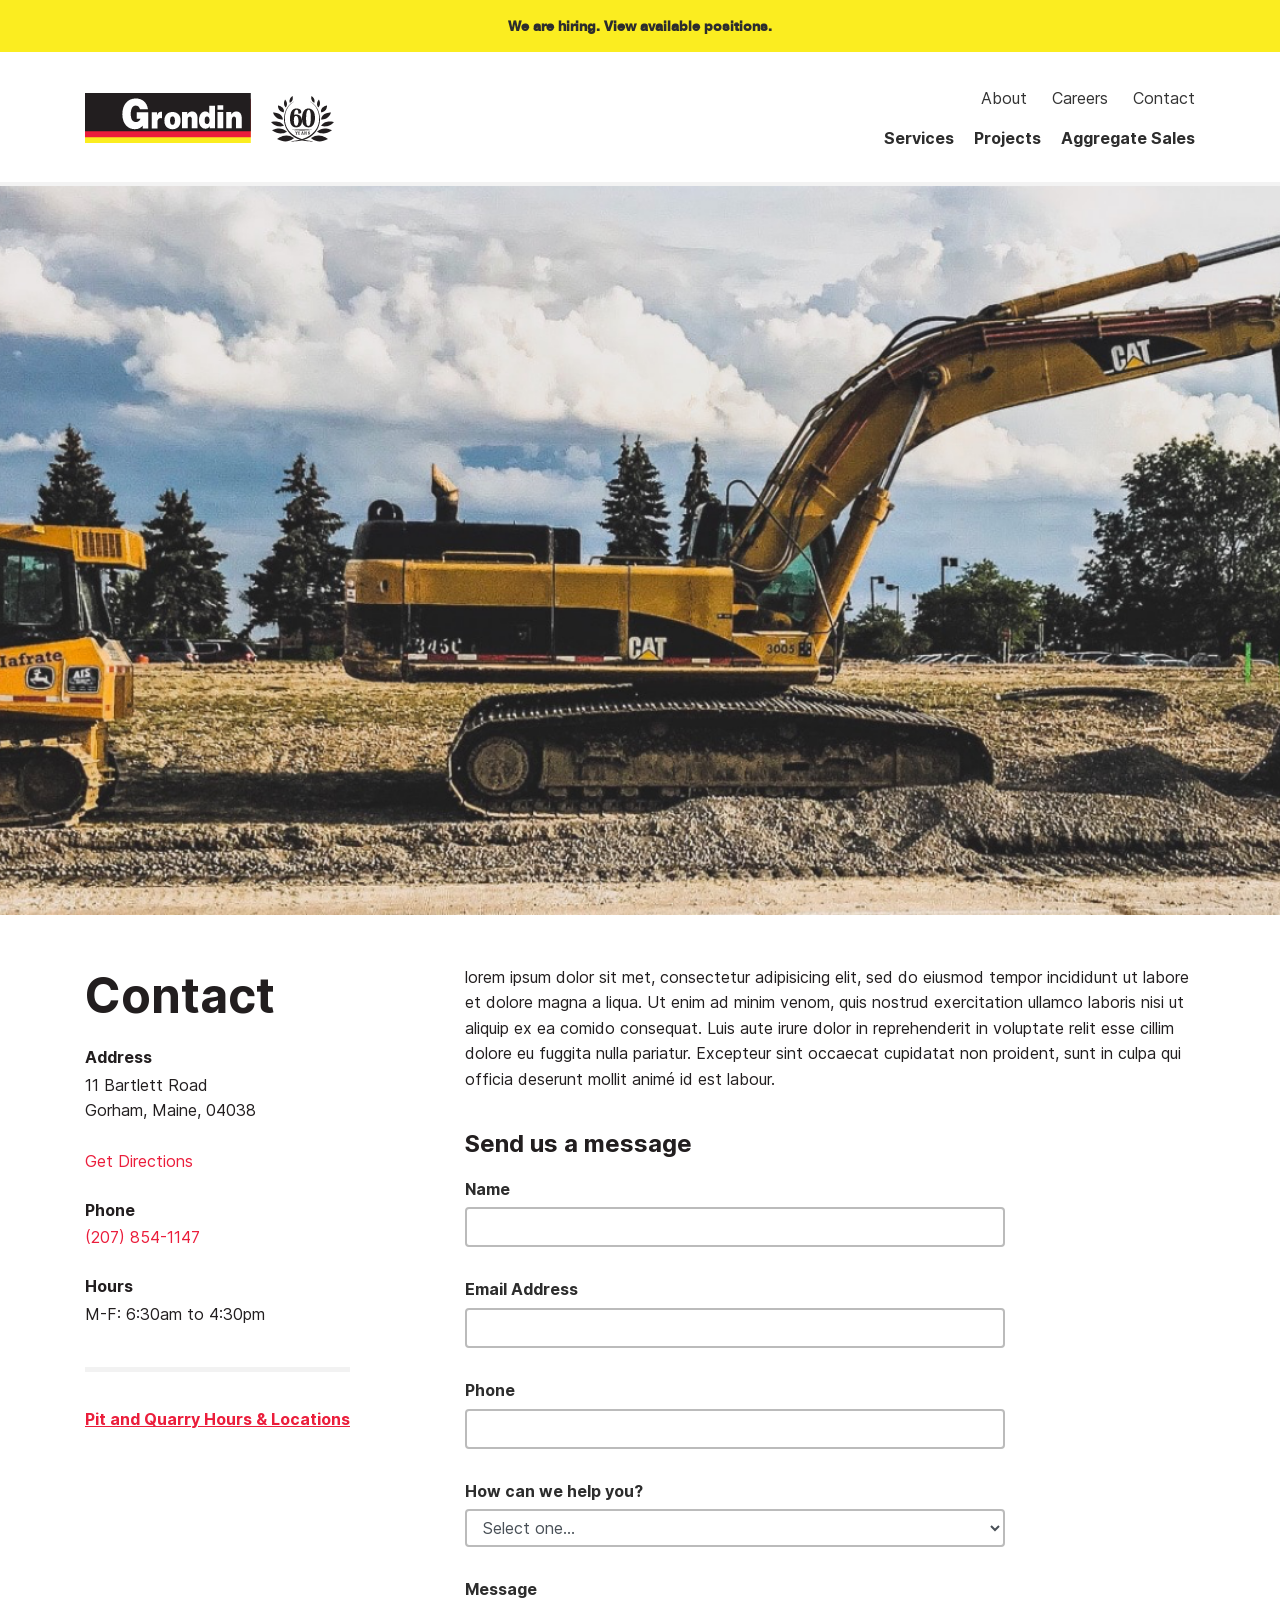
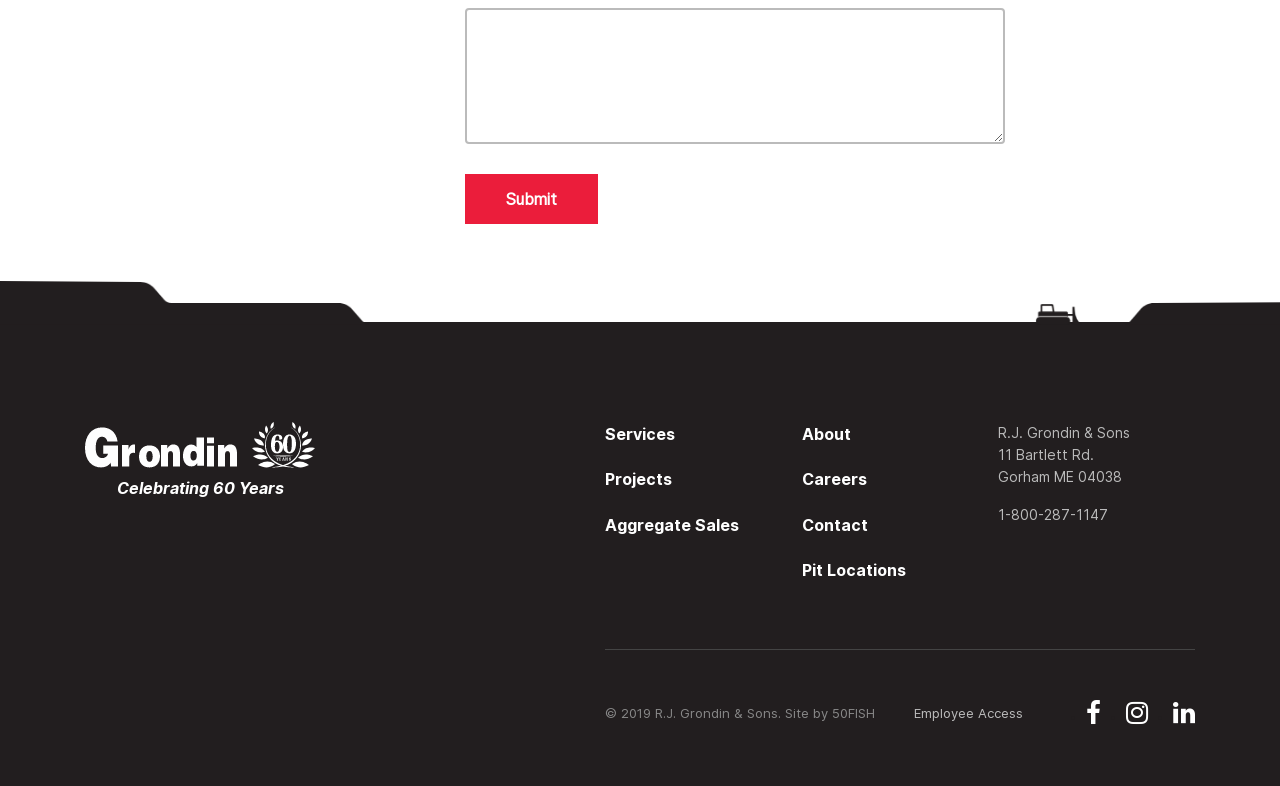
<file: contact.html>
<!DOCTYPE html>
<!--[if IE 6]>
<html id="ie6">
<![endif]-->
<!--[if IE 7]>
<html id="ie7">
<![endif]-->
<!--[if IE 8]>
<html id="ie8">
<![endif]-->
<!--[if !(IE 6) | !(IE 7) | !(IE 8)  ]><!-->
<html>
<!--<![endif]-->
<head>

    <meta http-equiv="Content-Type" content="text/html; charset=utf-8" />
    <meta name="viewport" content="width=device-width" />
    
    <title>Contact</title>
    
   <link href="https://fonts.googleapis.com/css?family=Roboto:300,400,500,700,900&display=swap" rel="stylesheet">
   <link href="https://fonts.googleapis.com/css?family=PT+Sans:400,700&display=swap" rel="stylesheet">

    <link rel="stylesheet" href="assets/css/bootstrap.min.css">
    <link rel="stylesheet" href="assets/css/font-awesome.css">
    <link type="text/css" rel="stylesheet" href="assets/css/style.css" />

</head>

<body id="page-name">



<div id="container-fluid">

<!--header start -->
<div id="header-wrap">
    <div class="header-top-wrap">
        <div class="container">
            <div class="header-top">We are hiring. View available positions.</div>
        </div>
    </div>
    <div class="container">
        <header id="header">
            <div class="logos-contain">
                <a href="#"><img src="assets/images/logo.png" alt=""></a>
                <a href="#"><img src="assets/images/logo-60.png" alt=""></a>
            </div>
            <a href="#" class="menu-mobile"></a>
            <div class="nav-wrap">
                <div class="nav-top">
                    <ul>
                        <li><a href="#">About</a></li>
                        <li><a href="#">Careers</a></li>
                        <li><a href="#">Contact</a></li>
                    </ul>
                </div>
                <div class="nav-main">
                    <ul>
                        <li><a href="#">Services</a></li>
                        <li><a href="#">Projects</a></li>
                        <li><a href="#">Aggregate Sales</a></li>
                    </ul>
                </div>
            </div>
        </header>
    </div>
</div>
<!--header end -->

<div class="atf-section" style="background: url(assets/images/home/banner.png) center bottom no-repeat;"></div>
<!-- atf-section -->

<div class="article-detail-wrap mb-5">
    <div class="container">
        <div class="row">
            <div class="col-md-4">
                <h1>Contact</h1>
                <div class="sidebar">
                    <h6>Address</h6>
                    <p>
                        11 Bartlett Road <br>
                        Gorham, Maine, 04038
                    </p>
                    <p><a href="#">Get Directions</a></p>

                    <h6>Phone</h6>
                    <p><a href="#">(207) 854-1147</a></p>

                    <h6>Hours</h6>
                    <p>M-F: 6:30am to 4:30pm</p>

                    <div class="side-sep-section">
                        <p><a href="#">Pit and Quarry Hours & Locations</a></p>
                    </div>
                </div>
            </div>
            <div class="col-md-8">
                <div class="article-detail">
                    <p>
                        lorem ipsum dolor sit met, consectetur adipisicing elit, sed do eiusmod tempor incididunt ut labore et dolore magna a liqua. Ut enim ad minim venom, quis nostrud exercitation ullamco laboris nisi ut aliquip ex ea comido consequat. Luis aute irure dolor in reprehenderit in voluptate relit esse cillim dolore eu fuggita nulla pariatur. Excepteur sint occaecat cupidatat non proident, sunt in culpa qui officia deserunt mollit animé id est labour.
                    </p>


                    <h4>Send us a message</h4>
                    <div class="pt-lg-2 pt-3">
                        <div class="row">
                            <div class="col-lg-9">
                                <div class="form-section">
                                    <p>
                                        <label>Name</label>
                                        <input type="text" value="" class="form-control">
                                    </p>
                                    <p>
                                        <label>Email Address</label>
                                        <input type="text" value="" class="form-control">
                                    </p>
                                    <p>
                                        <label>Phone</label>
                                        <input type="text" value="" class="form-control">
                                    </p>
                                    <p>
                                        <label>How can we help you?</label>
                                        <select class="form-control">
                                            <option>Select one…</option>
                                        </select>
                                    </p>
                                    <p>
                                        <label>Message</label>
                                        <textarea rows="5" cols="5" class="form-control"></textarea>
                                    </p>
                                    <input type="submit" value="Submit" class="btn btn-danger rounded-0">
                                </div>
                            </div>
                        </div>
                    </div>



                </div>
            </div>
        </div>
    </div>
</div><!-- article-detail-wrap -->



<!--footer start -->
<div id="footer-wrap">
    <div class="container">
        <footer id="footer">
            
            <div class="footer-top">
                <div class="footer-logo">
                    <a href="#"><img src="assets/images/logo-footer.png" alt=""></a>
                    <span>Celebrating 60 Years</span>
                </div>
                <div class="footer-right">
                    <div class="footer-links">
                        <ul>
                            <li><a href="#">Services</a></li>
                            <li><a href="#">Projects</a></li>
                            <li><a href="#">Aggregate Sales</a></li>
                        </ul>
                        <ul>
                            <li><a href="#">About</a></li>
                            <li><a href="#">Careers</a></li>
                            <li><a href="#">Contact</a></li>
                            <li><a href="#">Pit Locations</a></li>
                        </ul>
                    </div>
                    <div class="footer-info">
                        <p>
                            R.J. Grondin & Sons
                            11 Bartlett Rd.
                            Gorham ME 04038
                        </p>
                        <p>1-800-287-1147</p>
                    </div>
                </div>
            </div>

            <div class="footer-bot-wrap">
                <div class="footer-bot">
                    <div class="copyright">© 2019 R.J. Grondin & Sons. Site by 50FISH </div>
                    <div class="access">Employee Access</div>
                    <div>
                        <div class="social-section">
                            <ul>
                                <li><a href="#" class="fa fa-facebook"></a></li>
                                <li><a href="#" class="fa fa-instagram"></a></li>
                                <li><a href="#" class="fa fa-linkedin"></a></li>
                            </ul>
                        </div>
                    </div>
                </div>
            </div>

        </footer>
    </div>
</div>
<!--footer end -->

</div><!--container-fluid -->


<script src="assets/js/jquery.js"></script>
<script src="assets/js/popper.min.js"></script>
<script src="assets/js/bootstrap.min.js"></script>
<script src="assets/js/scripts.js"></script>

</body>
</html>
</file>
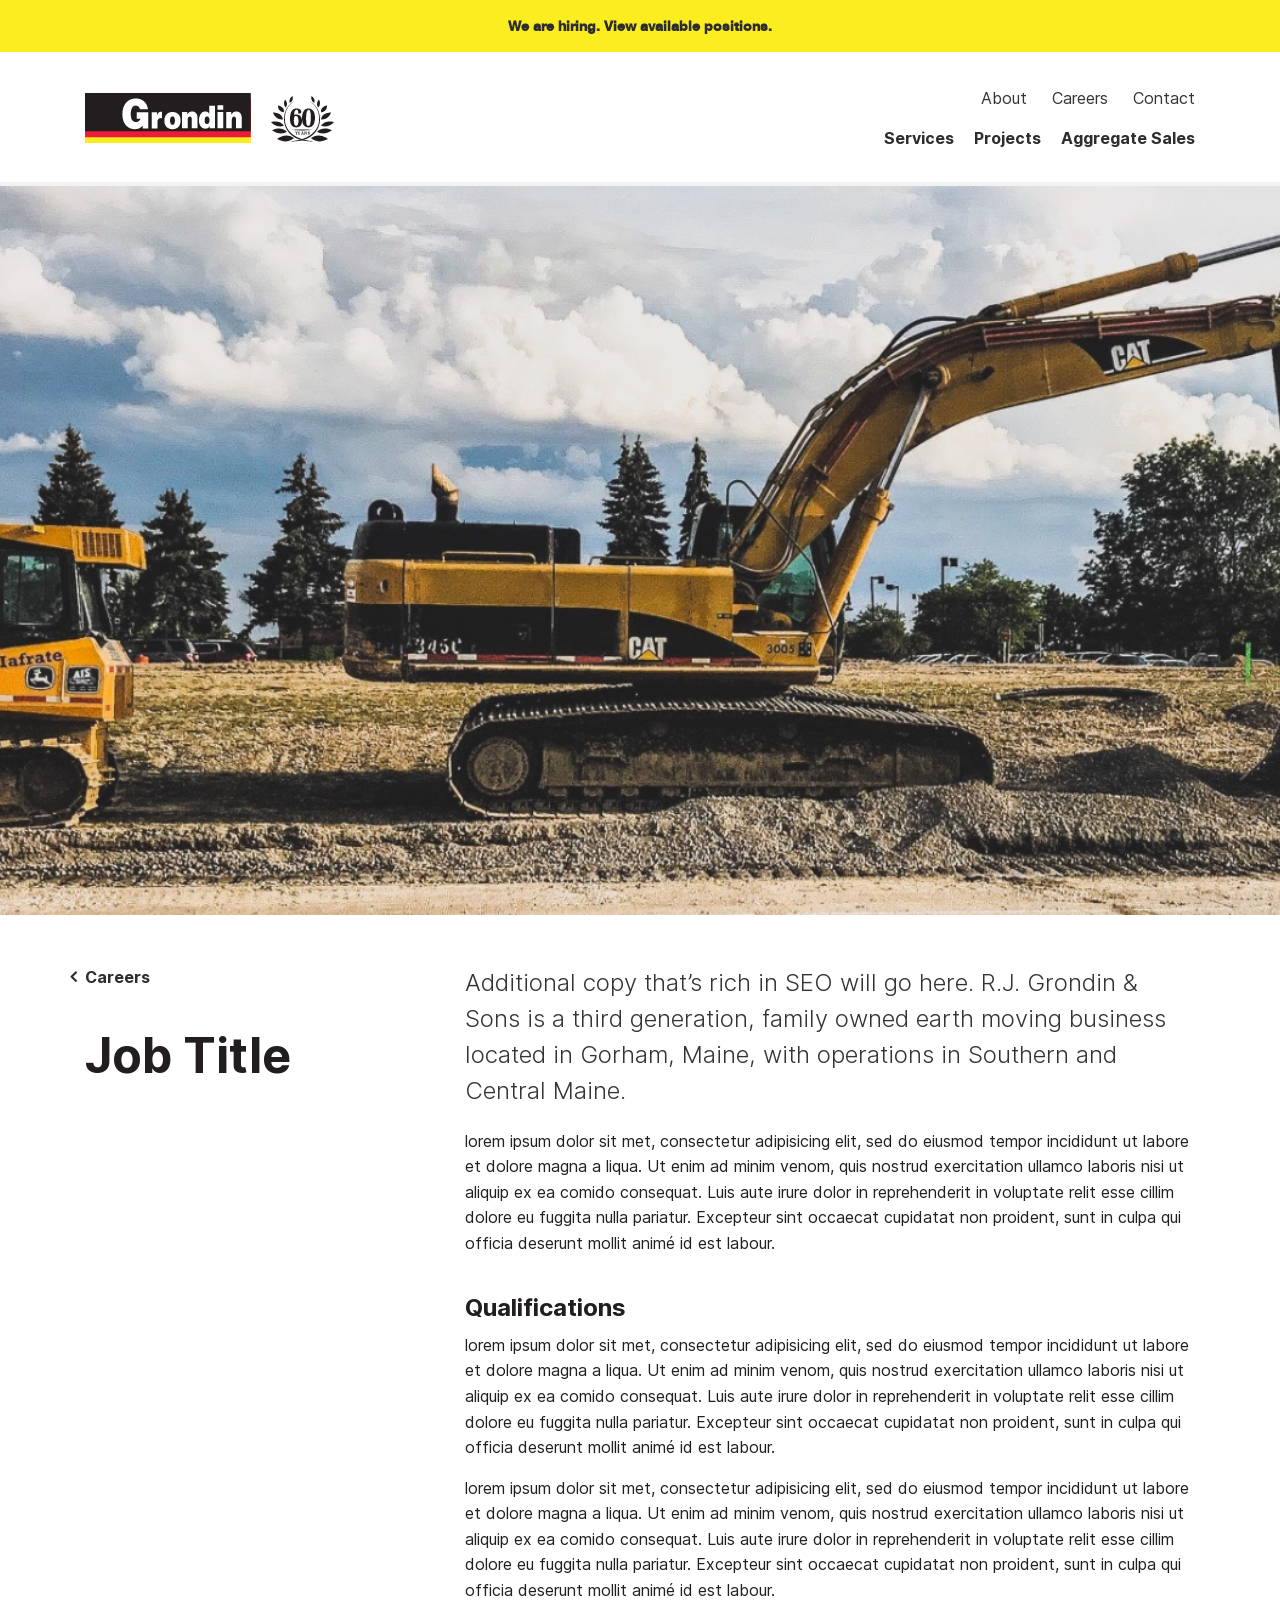
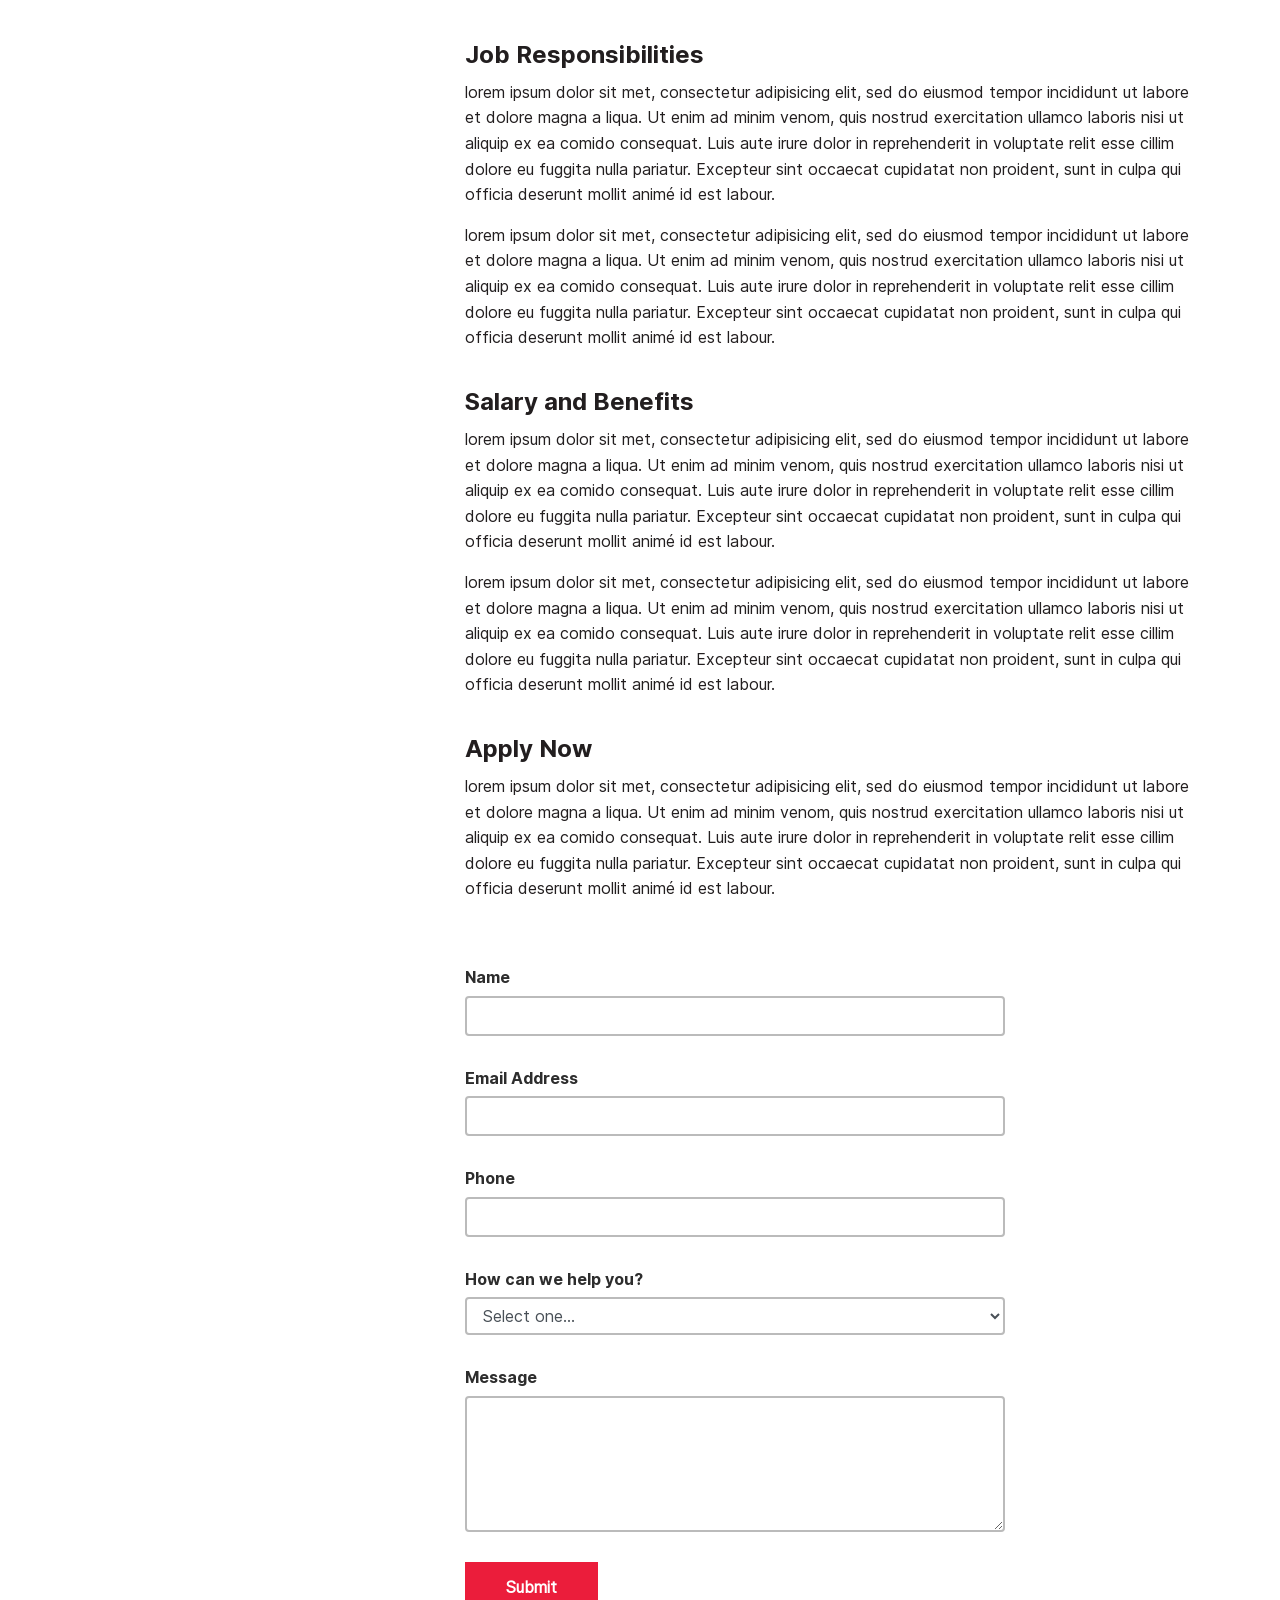
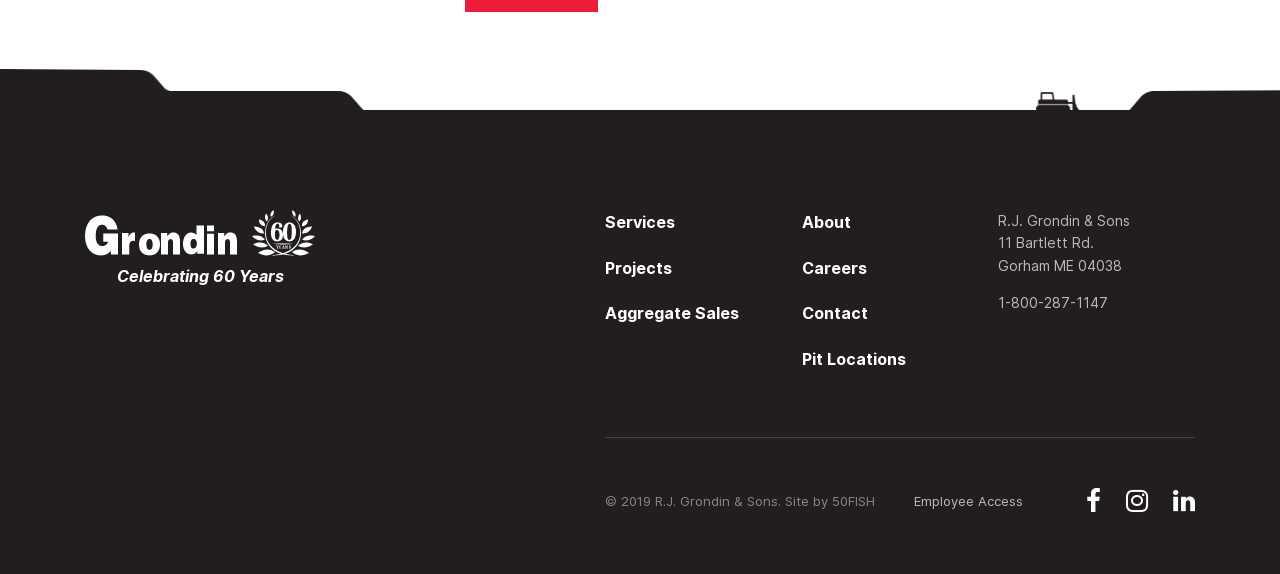
<file: job-detail.html>
<!DOCTYPE html>
<!--[if IE 6]>
<html id="ie6">
<![endif]-->
<!--[if IE 7]>
<html id="ie7">
<![endif]-->
<!--[if IE 8]>
<html id="ie8">
<![endif]-->
<!--[if !(IE 6) | !(IE 7) | !(IE 8)  ]><!-->
<html>
<!--<![endif]-->
<head>

    <meta http-equiv="Content-Type" content="text/html; charset=utf-8" />
    <meta name="viewport" content="width=device-width" />
    
    <title>Job Detail</title>
    
   <link href="https://fonts.googleapis.com/css?family=Roboto:300,400,500,700,900&display=swap" rel="stylesheet">
   <link href="https://fonts.googleapis.com/css?family=PT+Sans:400,700&display=swap" rel="stylesheet">

    <link rel="stylesheet" href="assets/css/bootstrap.min.css">
    <link rel="stylesheet" href="assets/css/font-awesome.css">
    <link type="text/css" rel="stylesheet" href="assets/css/style.css" />

</head>

<body id="page-name">



<div id="container-fluid">

<!--header start -->
<div id="header-wrap">
    <div class="header-top-wrap">
        <div class="container">
            <div class="header-top">We are hiring. View available positions.</div>
        </div>
    </div>
    <div class="container">
        <header id="header">
            <div class="logos-contain">
                <a href="#"><img src="assets/images/logo.png" alt=""></a>
                <a href="#"><img src="assets/images/logo-60.png" alt=""></a>
            </div>
            <a href="#" class="menu-mobile"></a>
            <div class="nav-wrap">
                <div class="nav-top">
                    <ul>
                        <li><a href="#">About</a></li>
                        <li><a href="#">Careers</a></li>
                        <li><a href="#">Contact</a></li>
                    </ul>
                </div>
                <div class="nav-main">
                    <ul>
                        <li><a href="#">Services</a></li>
                        <li><a href="#">Projects</a></li>
                        <li><a href="#">Aggregate Sales</a></li>
                    </ul>
                </div>
            </div>
        </header>
    </div>
</div>
<!--header end -->

<div class="atf-section" style="background: url(assets/images/home/banner.png) center bottom no-repeat;"></div>
<!-- atf-section -->

<div class="article-detail-wrap mb-5">
    <div class="container">
        <div class="row">
            <div class="col-md-4">
                <div class="back-wrap"><a href="#">Careers</a></div>
                <h1>Job Title</h1>
            </div>
            <div class="col-md-8">
                <div class="article-detail">
                    <h3>
                        Additional copy that’s rich in SEO will go here. R.J. Grondin & Sons is a third generation, family owned earth moving business located in Gorham, Maine, with operations in Southern and Central Maine.
                    </h3>
                    <p>
                        lorem ipsum dolor sit met, consectetur adipisicing elit, sed do eiusmod tempor incididunt ut labore et dolore magna a liqua. Ut enim ad minim venom, quis nostrud exercitation ullamco laboris nisi ut aliquip ex ea comido consequat. Luis aute irure dolor in reprehenderit in voluptate relit esse cillim dolore eu fuggita nulla pariatur. Excepteur sint occaecat cupidatat non proident, sunt in culpa qui officia deserunt mollit animé id est labour.
                    </p>
                    <h4>Qualifications</h4>
                    <p>
                        lorem ipsum dolor sit met, consectetur adipisicing elit, sed do eiusmod tempor incididunt ut labore et dolore magna a liqua. Ut enim ad minim venom, quis nostrud exercitation ullamco laboris nisi ut aliquip ex ea comido consequat. Luis aute irure dolor in reprehenderit in voluptate relit esse cillim dolore eu fuggita nulla pariatur. Excepteur sint occaecat cupidatat non proident, sunt in culpa qui officia deserunt mollit animé id est labour.
                    </p>
                    <p>
                        lorem ipsum dolor sit met, consectetur adipisicing elit, sed do eiusmod tempor incididunt ut labore et dolore magna a liqua. Ut enim ad minim venom, quis nostrud exercitation ullamco laboris nisi ut aliquip ex ea comido consequat. Luis aute irure dolor in reprehenderit in voluptate relit esse cillim dolore eu fuggita nulla pariatur. Excepteur sint occaecat cupidatat non proident, sunt in culpa qui officia deserunt mollit animé id est labour.
                    </p>

                    <h4>Job Responsibilities</h4>
                    <p>
                        lorem ipsum dolor sit met, consectetur adipisicing elit, sed do eiusmod tempor incididunt ut labore et dolore magna a liqua. Ut enim ad minim venom, quis nostrud exercitation ullamco laboris nisi ut aliquip ex ea comido consequat. Luis aute irure dolor in reprehenderit in voluptate relit esse cillim dolore eu fuggita nulla pariatur. Excepteur sint occaecat cupidatat non proident, sunt in culpa qui officia deserunt mollit animé id est labour.
                    </p>
                    <p>
                        lorem ipsum dolor sit met, consectetur adipisicing elit, sed do eiusmod tempor incididunt ut labore et dolore magna a liqua. Ut enim ad minim venom, quis nostrud exercitation ullamco laboris nisi ut aliquip ex ea comido consequat. Luis aute irure dolor in reprehenderit in voluptate relit esse cillim dolore eu fuggita nulla pariatur. Excepteur sint occaecat cupidatat non proident, sunt in culpa qui officia deserunt mollit animé id est labour.
                    </p>

                    <h4>Salary and Benefits</h4>
                    <p>
                        lorem ipsum dolor sit met, consectetur adipisicing elit, sed do eiusmod tempor incididunt ut labore et dolore magna a liqua. Ut enim ad minim venom, quis nostrud exercitation ullamco laboris nisi ut aliquip ex ea comido consequat. Luis aute irure dolor in reprehenderit in voluptate relit esse cillim dolore eu fuggita nulla pariatur. Excepteur sint occaecat cupidatat non proident, sunt in culpa qui officia deserunt mollit animé id est labour.
                    </p>
                    <p>
                        lorem ipsum dolor sit met, consectetur adipisicing elit, sed do eiusmod tempor incididunt ut labore et dolore magna a liqua. Ut enim ad minim venom, quis nostrud exercitation ullamco laboris nisi ut aliquip ex ea comido consequat. Luis aute irure dolor in reprehenderit in voluptate relit esse cillim dolore eu fuggita nulla pariatur. Excepteur sint occaecat cupidatat non proident, sunt in culpa qui officia deserunt mollit animé id est labour.
                    </p>
                    

                    <h4>Apply Now</h4>
                    <p>
                        lorem ipsum dolor sit met, consectetur adipisicing elit, sed do eiusmod tempor incididunt ut labore et dolore magna a liqua. Ut enim ad minim venom, quis nostrud exercitation ullamco laboris nisi ut aliquip ex ea comido consequat. Luis aute irure dolor in reprehenderit in voluptate relit esse cillim dolore eu fuggita nulla pariatur. Excepteur sint occaecat cupidatat non proident, sunt in culpa qui officia deserunt mollit animé id est labour.
                    </p>

                    <div class="pt-lg-5 pt-3">
                        <div class="row">
                            <div class="col-lg-9">
                                <div class="form-section">
                                    <p>
                                        <label>Name</label>
                                        <input type="text" value="" class="form-control">
                                    </p>
                                    <p>
                                        <label>Email Address</label>
                                        <input type="text" value="" class="form-control">
                                    </p>
                                    <p>
                                        <label>Phone</label>
                                        <input type="text" value="" class="form-control">
                                    </p>
                                    <p>
                                        <label>How can we help you?</label>
                                        <select class="form-control">
                                            <option>Select one…</option>
                                        </select>
                                    </p>
                                    <p>
                                        <label>Message</label>
                                        <textarea rows="5" cols="5" class="form-control"></textarea>
                                    </p>
                                    <input type="submit" value="Submit" class="btn btn-danger rounded-0">
                                </div>
                            </div>
                        </div>
                    </div>



                </div>
            </div>
        </div>
    </div>
</div><!-- article-detail-wrap -->



<!--footer start -->
<div id="footer-wrap">
    <div class="container">
        <footer id="footer">
            
            <div class="footer-top">
                <div class="footer-logo">
                    <a href="#"><img src="assets/images/logo-footer.png" alt=""></a>
                    <span>Celebrating 60 Years</span>
                </div>
                <div class="footer-right">
                    <div class="footer-links">
                        <ul>
                            <li><a href="#">Services</a></li>
                            <li><a href="#">Projects</a></li>
                            <li><a href="#">Aggregate Sales</a></li>
                        </ul>
                        <ul>
                            <li><a href="#">About</a></li>
                            <li><a href="#">Careers</a></li>
                            <li><a href="#">Contact</a></li>
                            <li><a href="#">Pit Locations</a></li>
                        </ul>
                    </div>
                    <div class="footer-info">
                        <p>
                            R.J. Grondin & Sons
                            11 Bartlett Rd.
                            Gorham ME 04038
                        </p>
                        <p>1-800-287-1147</p>
                    </div>
                </div>
            </div>

            <div class="footer-bot-wrap">
                <div class="footer-bot">
                    <div class="copyright">© 2019 R.J. Grondin & Sons. Site by 50FISH </div>
                    <div class="access">Employee Access</div>
                    <div>
                        <div class="social-section">
                            <ul>
                                <li><a href="#" class="fa fa-facebook"></a></li>
                                <li><a href="#" class="fa fa-instagram"></a></li>
                                <li><a href="#" class="fa fa-linkedin"></a></li>
                            </ul>
                        </div>
                    </div>
                </div>
            </div>

        </footer>
    </div>
</div>
<!--footer end -->

</div><!--container-fluid -->


<script src="assets/js/jquery.js"></script>
<script src="assets/js/popper.min.js"></script>
<script src="assets/js/bootstrap.min.js"></script>
<script src="assets/js/scripts.js"></script>

</body>
</html>
</file>
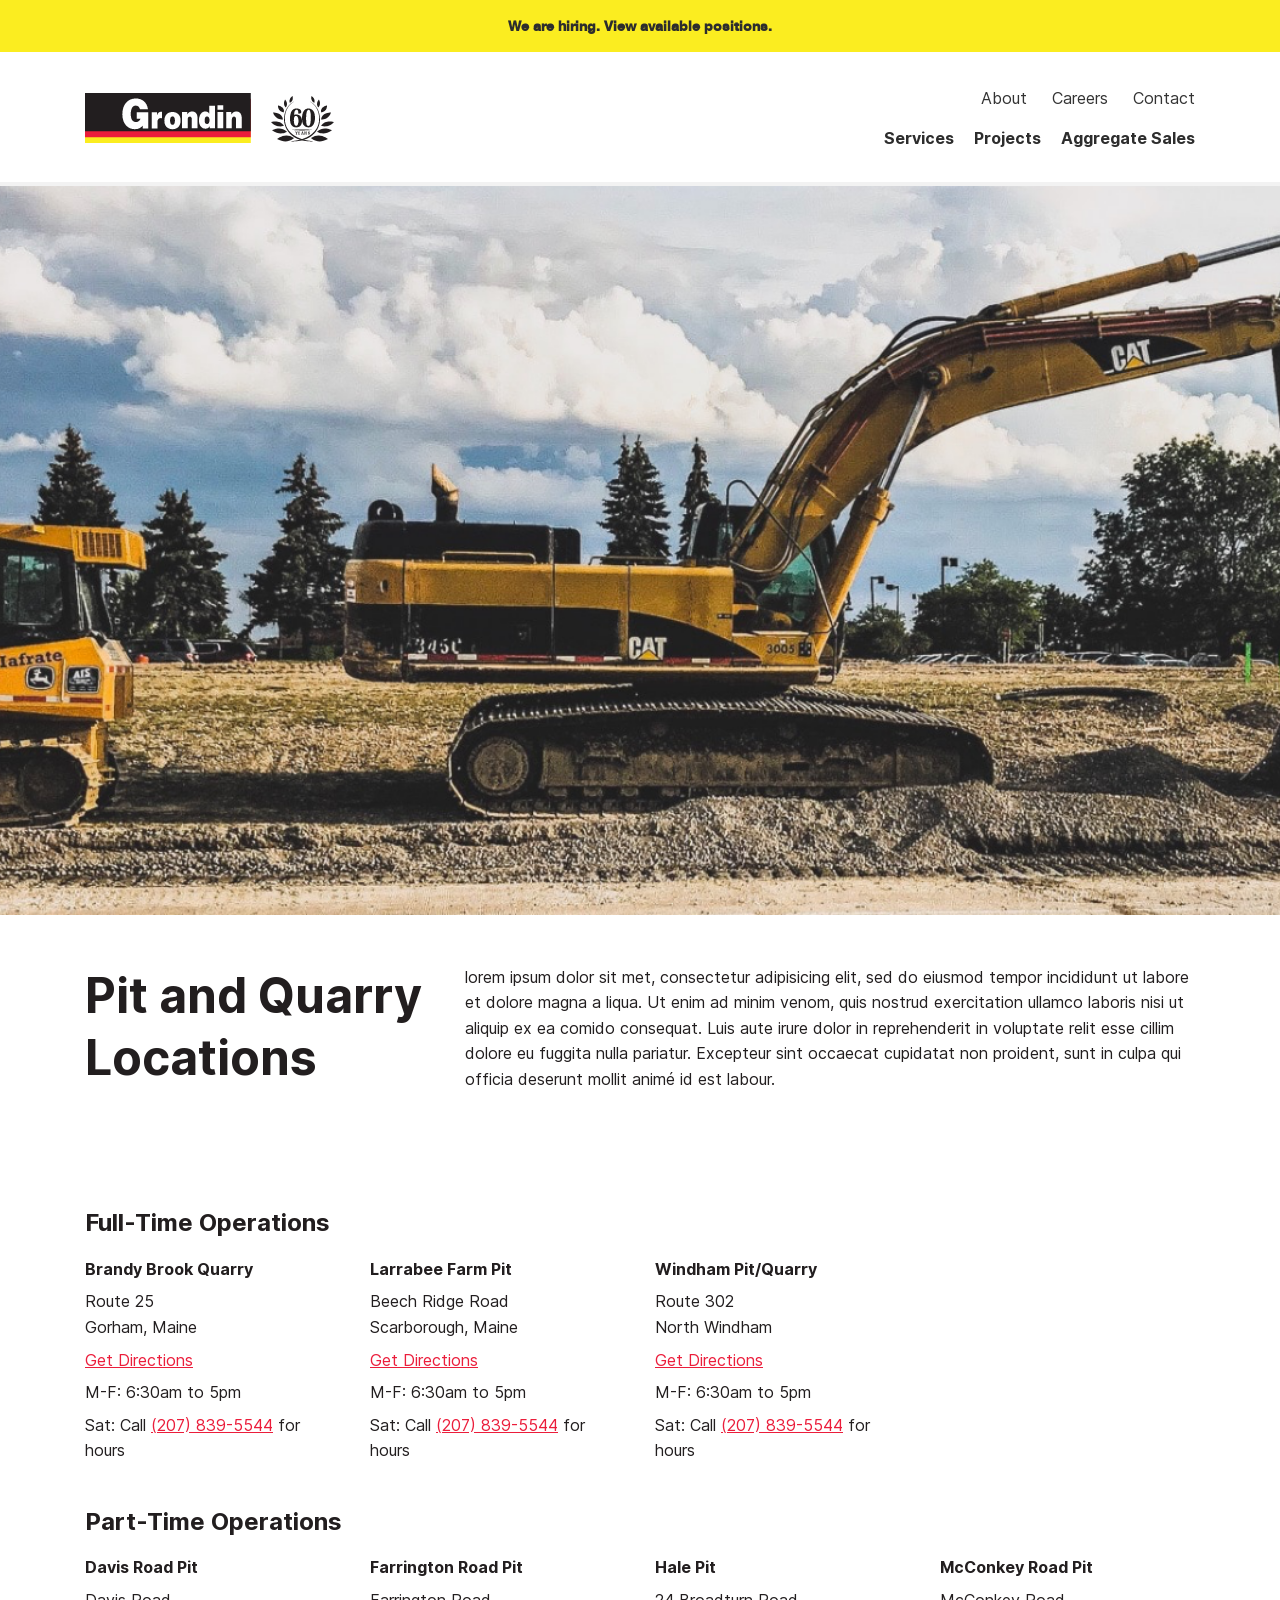
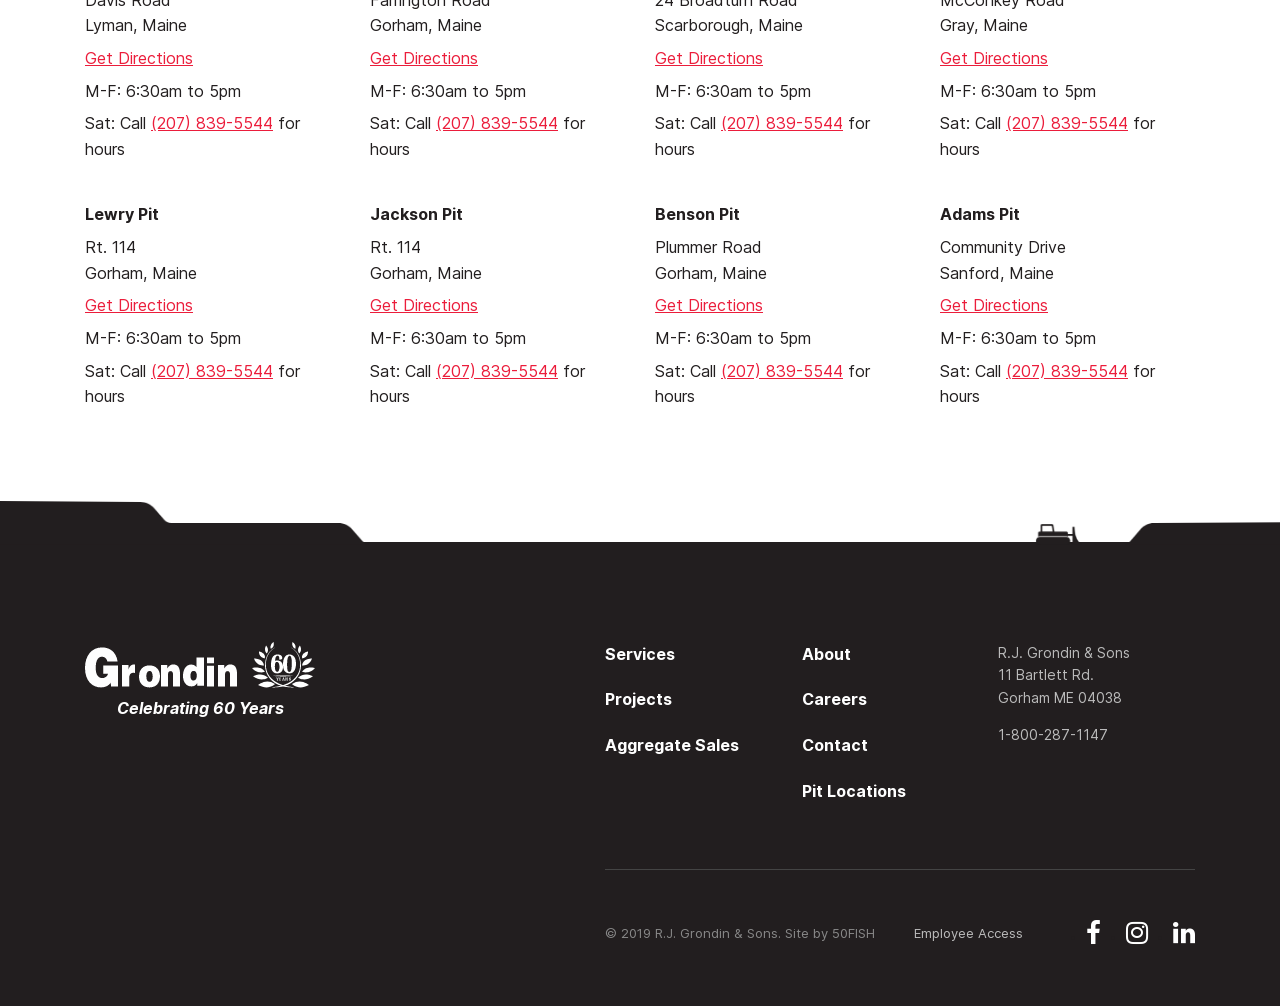
<file: pit-quarry-locations.html>
<!DOCTYPE html>
<!--[if IE 6]>
<html id="ie6">
<![endif]-->
<!--[if IE 7]>
<html id="ie7">
<![endif]-->
<!--[if IE 8]>
<html id="ie8">
<![endif]-->
<!--[if !(IE 6) | !(IE 7) | !(IE 8)  ]><!-->
<html>
<!--<![endif]-->
<head>

    <meta http-equiv="Content-Type" content="text/html; charset=utf-8" />
    <meta name="viewport" content="width=device-width" />
    
    <title>Pit Quarry Locations</title>
    
   <link href="https://fonts.googleapis.com/css?family=Roboto:300,400,500,700,900&display=swap" rel="stylesheet">
   <link href="https://fonts.googleapis.com/css?family=PT+Sans:400,700&display=swap" rel="stylesheet">

    <link rel="stylesheet" href="assets/css/bootstrap.min.css">
    <link rel="stylesheet" href="assets/css/font-awesome.css">
    <link type="text/css" rel="stylesheet" href="assets/css/style.css" />

</head>

<body id="page-name">



<div id="container-fluid">

<!--header start -->
<div id="header-wrap">
    <div class="header-top-wrap">
        <div class="container">
            <div class="header-top">We are hiring. View available positions.</div>
        </div>
    </div>
    <div class="container">
        <header id="header">
            <div class="logos-contain">
                <a href="#"><img src="assets/images/logo.png" alt=""></a>
                <a href="#"><img src="assets/images/logo-60.png" alt=""></a>
            </div>
            <a href="#" class="menu-mobile"></a>
            <div class="nav-wrap">
                <div class="nav-top">
                    <ul>
                        <li><a href="#">About</a></li>
                        <li><a href="#">Careers</a></li>
                        <li><a href="#">Contact</a></li>
                    </ul>
                </div>
                <div class="nav-main">
                    <ul>
                        <li><a href="#">Services</a></li>
                        <li><a href="#">Projects</a></li>
                        <li><a href="#">Aggregate Sales</a></li>
                    </ul>
                </div>
            </div>
        </header>
    </div>
</div>
<!--header end -->

<div class="atf-section" style="background: url(assets/images/home/banner.png) center bottom no-repeat;"></div>
<!-- atf-section -->

<div class="article-detail-wrap mb-5">
    <div class="container">
        <div class="row">
            <div class="col-md-4">
                <h1>Pit and Quarry Locations</h1>
            </div>
            <div class="col-md-8">
                <div class="article-detail">
                    <p>
                        lorem ipsum dolor sit met, consectetur adipisicing elit, sed do eiusmod tempor incididunt ut labore et dolore magna a liqua. Ut enim ad minim venom, quis nostrud exercitation ullamco laboris nisi ut aliquip ex ea comido consequat. Luis aute irure dolor in reprehenderit in voluptate relit esse cillim dolore eu fuggita nulla pariatur. Excepteur sint occaecat cupidatat non proident, sunt in culpa qui officia deserunt mollit animé id est labour.
                    </p>
                </div>
            </div>
        </div>
    </div>
</div><!-- article-detail-wrap -->

<div class="operations-wrap">
    <div class="container">
        <h4>Full-Time Operations</h4>
        <div class="row">
            <div class="col-lg-3 col-md-6">
                <div class="operations-section">
                    <h6>Brandy Brook Quarry</h6>
                    <p>
                        Route 25 <br>
                        Gorham, Maine
                    </p>
                    <p><a href="#">Get Directions</a></p>
                    <p>M-F: 6:30am to 5pm</p>
                    <p>Sat: Call <a href="#">(207) 839-5544</a> for hours</p>
                </div>
            </div>
            <div class="col-lg-3 col-md-6">
                <div class="operations-section">
                    <h6>Larrabee Farm Pit</h6>
                    <p>
                        Beech Ridge Road <br>
                        Scarborough, Maine
                    </p>
                    <p><a href="#">Get Directions</a></p>
                    <p>M-F: 6:30am to 5pm</p>
                    <p>Sat: Call <a href="#">(207) 839-5544</a> for hours</p>
                </div>
            </div>
            <div class="col-lg-3 col-md-6">
                <div class="operations-section">
                    <h6>Windham Pit/Quarry</h6>
                    <p>
                        Route 302 <br>
                        North Windham
                    </p>
                    <p><a href="#">Get Directions</a></p>
                    <p>M-F: 6:30am to 5pm</p>
                    <p>Sat: Call <a href="#">(207) 839-5544</a> for hours</p>
                </div>
            </div>
        </div>

        <h4>Part-Time Operations</h4>
        <div class="row">
            <div class="col-lg-3 col-md-6">
                <div class="operations-section">
                    <h6>Davis Road Pit</h6>
                    <p>
                        Davis Road <br>
                        Lyman, Maine 
                    </p>
                    <p><a href="#">Get Directions</a></p>
                    <p>M-F: 6:30am to 5pm</p>
                    <p>Sat: Call <a href="#">(207) 839-5544</a> for hours</p>
                </div>
            </div>
            <div class="col-lg-3 col-md-6">
                <div class="operations-section">
                    <h6>Farrington Road Pit</h6>
                    <p>
                        Farrington Road <br>
                        Gorham, Maine
                    </p>
                    <p><a href="#">Get Directions</a></p>
                    <p>M-F: 6:30am to 5pm</p>
                    <p>Sat: Call <a href="#">(207) 839-5544</a> for hours</p>
                </div>
            </div>
            <div class="col-lg-3 col-md-6">
                <div class="operations-section">
                    <h6>Hale Pit</h6>
                    <p>
                        24 Broadturn Road <br>
                        Scarborough, Maine
                    </p>
                    <p><a href="#">Get Directions</a></p>
                    <p>M-F: 6:30am to 5pm</p>
                    <p>Sat: Call <a href="#">(207) 839-5544</a> for hours</p>
                </div>
            </div>
            <div class="col-lg-3 col-md-6">
                <div class="operations-section">
                    <h6>McConkey Road Pit</h6>
                    <p>
                        McConkey Road <br>
                        Gray, Maine
                    </p>
                    <p><a href="#">Get Directions</a></p>
                    <p>M-F: 6:30am to 5pm</p>
                    <p>Sat: Call <a href="#">(207) 839-5544</a> for hours</p>
                </div>
            </div>
            <div class="col-lg-3 col-md-6">
                <div class="operations-section">
                    <h6>Lewry Pit</h6>
                    <p>
                        Rt. 114 <br>
                        Gorham, Maine
                    </p>
                    <p><a href="#">Get Directions</a></p>
                    <p>M-F: 6:30am to 5pm</p>
                    <p>Sat: Call <a href="#">(207) 839-5544</a> for hours</p>
                </div>
            </div>
            <div class="col-lg-3 col-md-6">
                <div class="operations-section">
                    <h6>Jackson Pit</h6>
                    <p>
                        Rt. 114 <br>
                        Gorham, Maine
                    </p>
                    <p><a href="#">Get Directions</a></p>
                    <p>M-F: 6:30am to 5pm</p>
                    <p>Sat: Call <a href="#">(207) 839-5544</a> for hours</p>
                </div>
            </div>
            <div class="col-lg-3 col-md-6">
                <div class="operations-section">
                    <h6>Benson Pit</h6>
                    <p>
                        Plummer Road <br>
                        Gorham, Maine
                    </p>
                    <p><a href="#">Get Directions</a></p>
                    <p>M-F: 6:30am to 5pm</p>
                    <p>Sat: Call <a href="#">(207) 839-5544</a> for hours</p>
                </div>
            </div>
            <div class="col-lg-3 col-md-6">
                <div class="operations-section">
                    <h6>Adams Pit</h6>
                    <p>
                        Community Drive <br>
                        Sanford, Maine
                    </p>
                    <p><a href="#">Get Directions</a></p>
                    <p>M-F: 6:30am to 5pm</p>
                    <p>Sat: Call <a href="#">(207) 839-5544</a> for hours</p>
                </div>
            </div>
        </div>
    </div>
</div><!-- operations-wrap -->



<!--footer start -->
<div id="footer-wrap">
    <div class="container">
        <footer id="footer">
            
            <div class="footer-top">
                <div class="footer-logo">
                    <a href="#"><img src="assets/images/logo-footer.png" alt=""></a>
                    <span>Celebrating 60 Years</span>
                </div>
                <div class="footer-right">
                    <div class="footer-links">
                        <ul>
                            <li><a href="#">Services</a></li>
                            <li><a href="#">Projects</a></li>
                            <li><a href="#">Aggregate Sales</a></li>
                        </ul>
                        <ul>
                            <li><a href="#">About</a></li>
                            <li><a href="#">Careers</a></li>
                            <li><a href="#">Contact</a></li>
                            <li><a href="#">Pit Locations</a></li>
                        </ul>
                    </div>
                    <div class="footer-info">
                        <p>
                            R.J. Grondin & Sons
                            11 Bartlett Rd.
                            Gorham ME 04038
                        </p>
                        <p>1-800-287-1147</p>
                    </div>
                </div>
            </div>

            <div class="footer-bot-wrap">
                <div class="footer-bot">
                    <div class="copyright">© 2019 R.J. Grondin & Sons. Site by 50FISH </div>
                    <div class="access">Employee Access</div>
                    <div>
                        <div class="social-section">
                            <ul>
                                <li><a href="#" class="fa fa-facebook"></a></li>
                                <li><a href="#" class="fa fa-instagram"></a></li>
                                <li><a href="#" class="fa fa-linkedin"></a></li>
                            </ul>
                        </div>
                    </div>
                </div>
            </div>

        </footer>
    </div>
</div>
<!--footer end -->

</div><!--container-fluid -->


<script src="assets/js/jquery.js"></script>
<script src="assets/js/popper.min.js"></script>
<script src="assets/js/bootstrap.min.js"></script>
<script src="assets/js/scripts.js"></script>

</body>
</html>
</file>
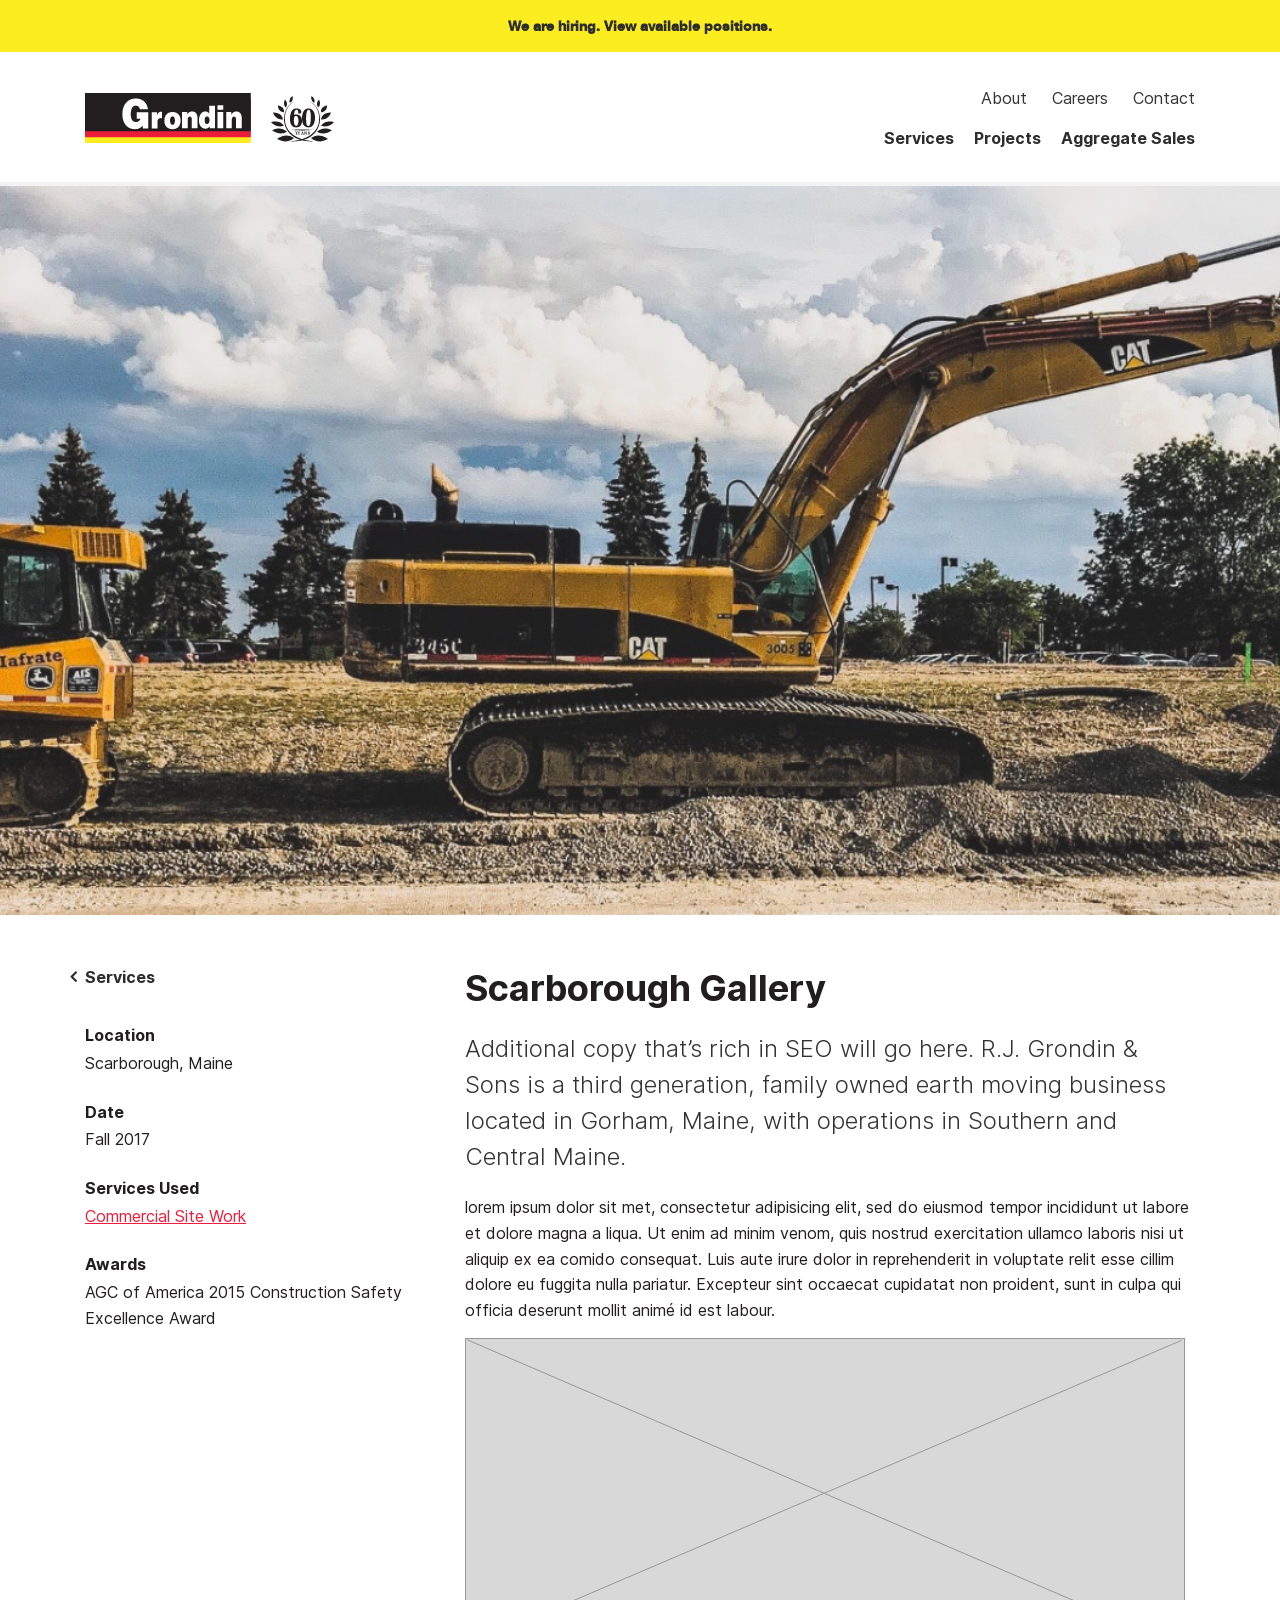
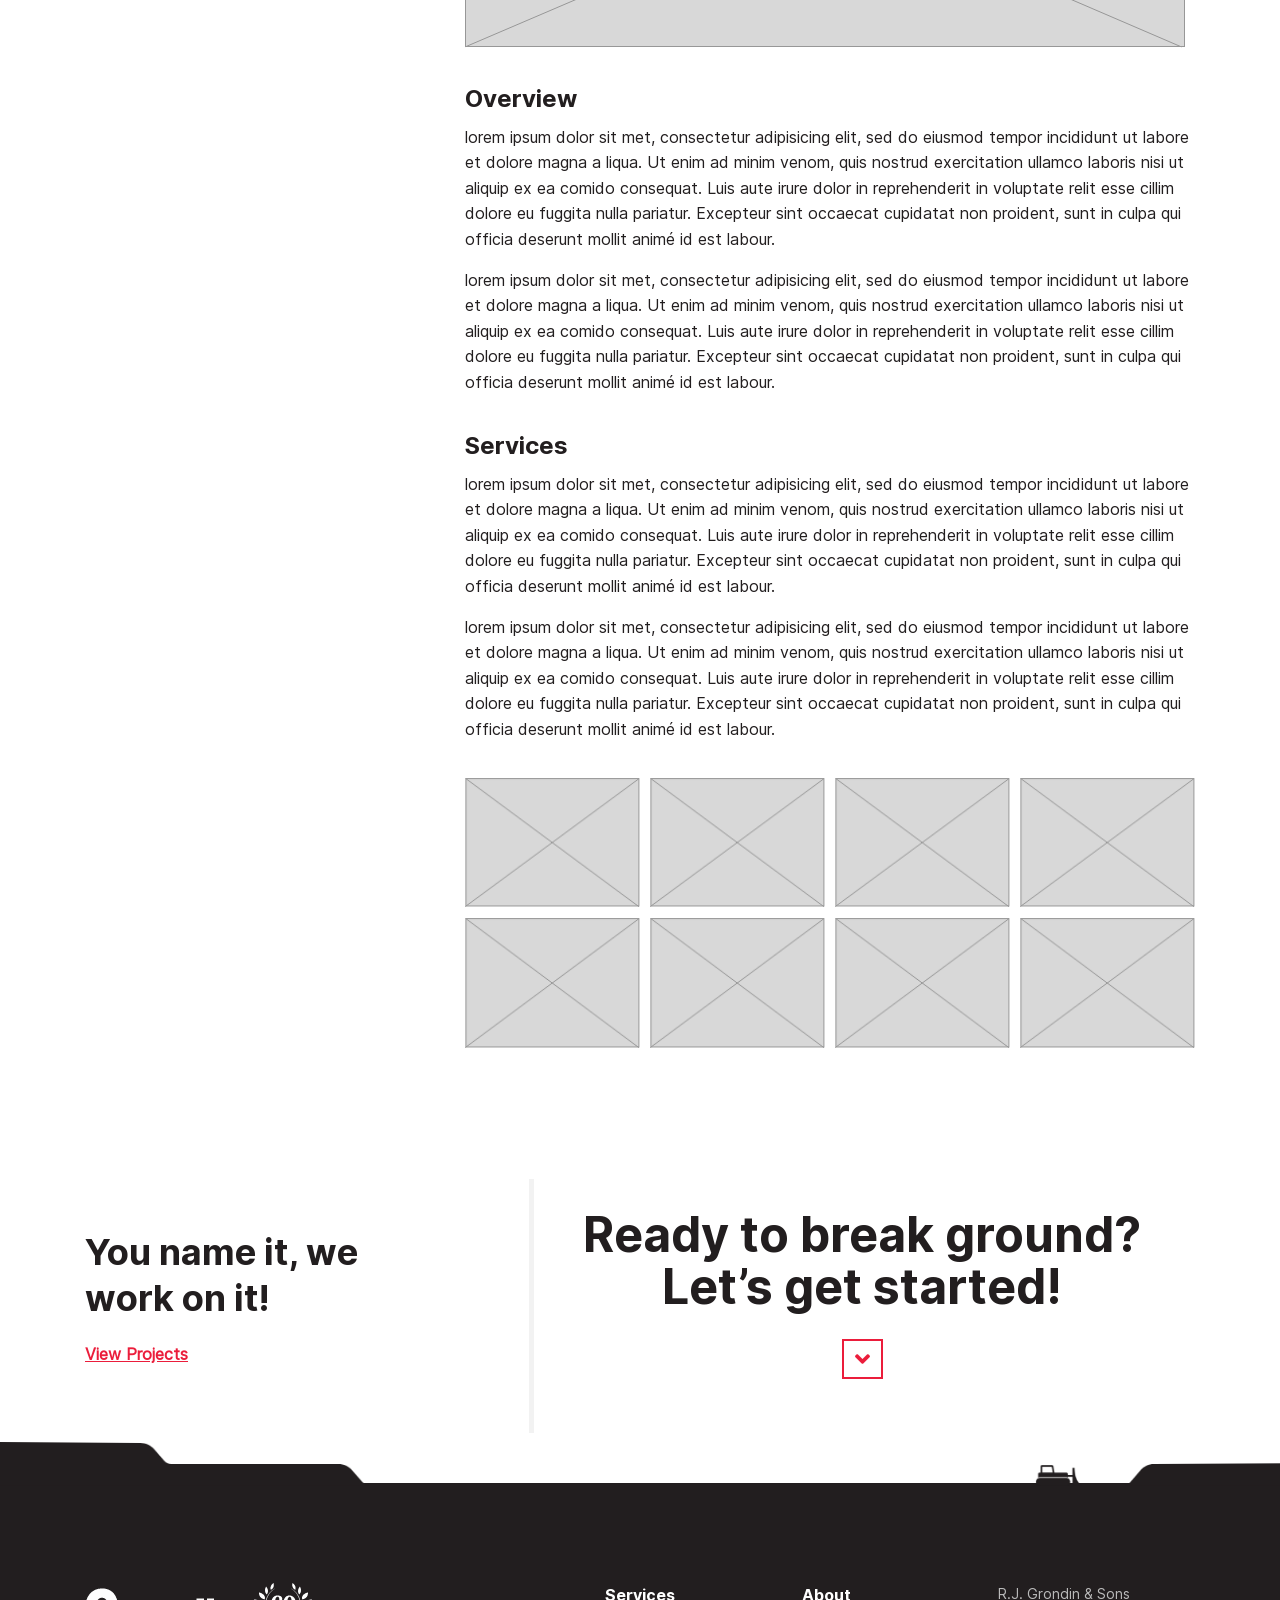
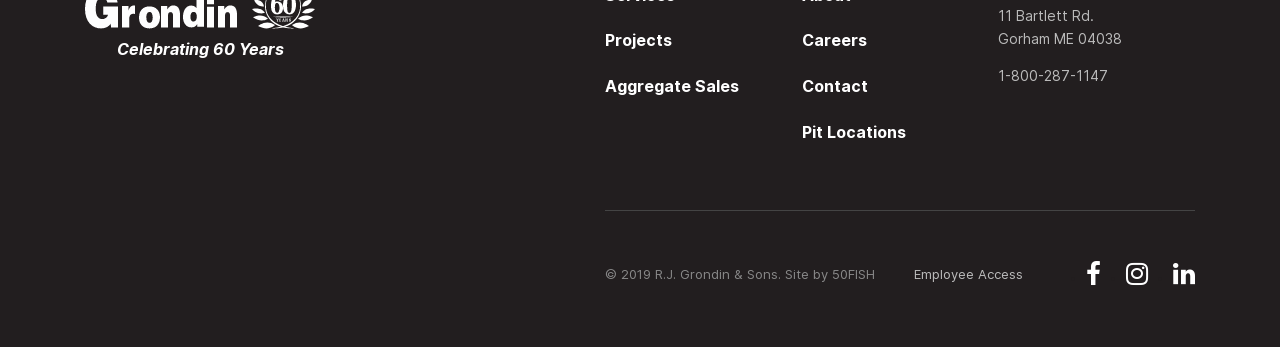
<file: project-detail.html>
<!DOCTYPE html>
<!--[if IE 6]>
<html id="ie6">
<![endif]-->
<!--[if IE 7]>
<html id="ie7">
<![endif]-->
<!--[if IE 8]>
<html id="ie8">
<![endif]-->
<!--[if !(IE 6) | !(IE 7) | !(IE 8)  ]><!-->
<html>
<!--<![endif]-->
<head>

    <meta http-equiv="Content-Type" content="text/html; charset=utf-8" />
    <meta name="viewport" content="width=device-width" />
    
    <title>Project Detail</title>
    
   <link href="https://fonts.googleapis.com/css?family=Roboto:300,400,500,700,900&display=swap" rel="stylesheet">
   <link href="https://fonts.googleapis.com/css?family=PT+Sans:400,700&display=swap" rel="stylesheet">

    <link rel="stylesheet" href="assets/css/bootstrap.min.css">
    <link rel="stylesheet" href="assets/css/font-awesome.css">
    <link type="text/css" rel="stylesheet" href="assets/css/style.css" />

</head>

<body id="page-name">



<div id="container-fluid">

<!--header start -->
<div id="header-wrap">
    <div class="header-top-wrap">
        <div class="container">
            <div class="header-top">We are hiring. View available positions.</div>
        </div>
    </div>
    <div class="container">
        <header id="header">
            <div class="logos-contain">
                <a href="#"><img src="assets/images/logo.png" alt=""></a>
                <a href="#"><img src="assets/images/logo-60.png" alt=""></a>
            </div>
            <a href="#" class="menu-mobile"></a>
            <div class="nav-wrap">
                <div class="nav-top">
                    <ul>
                        <li><a href="#">About</a></li>
                        <li><a href="#">Careers</a></li>
                        <li><a href="#">Contact</a></li>
                    </ul>
                </div>
                <div class="nav-main">
                    <ul>
                        <li><a href="#">Services</a></li>
                        <li><a href="#">Projects</a></li>
                        <li><a href="#">Aggregate Sales</a></li>
                    </ul>
                </div>
            </div>
        </header>
    </div>
</div>
<!--header end -->

<div class="atf-section" style="background: url(assets/images/home/banner.png) center bottom no-repeat;"></div>
<!-- atf-section -->

<div class="article-detail-wrap">
    <div class="container">
        <div class="row">
            <div class="col-md-4">
                <div class="back-wrap"><a href="#">Services</a></div>
                <div class="sidebar">
                    <h6>Location</h6>
                    <p>Scarborough, Maine</p>
                    <h6>Date</h6>
                    <p>Fall 2017</p>
                    <h6>Services Used</h6>
                    <p><a href="#" class="text-underline">Commercial Site Work</a></p>
                    <h6>Awards</h6>
                    <p>AGC of America 2015 Construction Safety Excellence Award</p>
                </div>
            </div>
            <div class="col-md-8">
                <div class="article-detail">
                    <h2>Scarborough Gallery</h2>
                    <h3>
                        Additional copy that’s rich in SEO will go here. R.J. Grondin & Sons is a third generation, family owned earth moving business located in Gorham, Maine, with operations in Southern and Central Maine.
                    </h3>
                    <p>
                        lorem ipsum dolor sit met, consectetur adipisicing elit, sed do eiusmod tempor incididunt ut labore et dolore magna a liqua. Ut enim ad minim venom, quis nostrud exercitation ullamco laboris nisi ut aliquip ex ea comido consequat. Luis aute irure dolor in reprehenderit in voluptate relit esse cillim dolore eu fuggita nulla pariatur. Excepteur sint occaecat cupidatat non proident, sunt in culpa qui officia deserunt mollit animé id est labour.
                    </p>
                    <p><img src="assets/images/photo-lg.png" alt=""></p>
                    <h4>Overview</h4>
                    <p>
                        lorem ipsum dolor sit met, consectetur adipisicing elit, sed do eiusmod tempor incididunt ut labore et dolore magna a liqua. Ut enim ad minim venom, quis nostrud exercitation ullamco laboris nisi ut aliquip ex ea comido consequat. Luis aute irure dolor in reprehenderit in voluptate relit esse cillim dolore eu fuggita nulla pariatur. Excepteur sint occaecat cupidatat non proident, sunt in culpa qui officia deserunt mollit animé id est labour.
                    </p>
                    <p>
                        lorem ipsum dolor sit met, consectetur adipisicing elit, sed do eiusmod tempor incididunt ut labore et dolore magna a liqua. Ut enim ad minim venom, quis nostrud exercitation ullamco laboris nisi ut aliquip ex ea comido consequat. Luis aute irure dolor in reprehenderit in voluptate relit esse cillim dolore eu fuggita nulla pariatur. Excepteur sint occaecat cupidatat non proident, sunt in culpa qui officia deserunt mollit animé id est labour.
                    </p>

                    <h4>Services</h4>
                    <p>
                        lorem ipsum dolor sit met, consectetur adipisicing elit, sed do eiusmod tempor incididunt ut labore et dolore magna a liqua. Ut enim ad minim venom, quis nostrud exercitation ullamco laboris nisi ut aliquip ex ea comido consequat. Luis aute irure dolor in reprehenderit in voluptate relit esse cillim dolore eu fuggita nulla pariatur. Excepteur sint occaecat cupidatat non proident, sunt in culpa qui officia deserunt mollit animé id est labour.
                    </p>
                    <p>
                        lorem ipsum dolor sit met, consectetur adipisicing elit, sed do eiusmod tempor incididunt ut labore et dolore magna a liqua. Ut enim ad minim venom, quis nostrud exercitation ullamco laboris nisi ut aliquip ex ea comido consequat. Luis aute irure dolor in reprehenderit in voluptate relit esse cillim dolore eu fuggita nulla pariatur. Excepteur sint occaecat cupidatat non proident, sunt in culpa qui officia deserunt mollit animé id est labour.
                    </p>
                    <div class="gallery-section">
                        <div class="row">
                            <div class="col-lg-3 col-md-4 col-6">
                                <div class="gallery-item"><a href="#"><img src="assets/images/photo.png" alt=""></a></div>
                            </div>
                            <div class="col-lg-3 col-md-4 col-6">
                                <div class="gallery-item"><a href="#"><img src="assets/images/photo.png" alt=""></a></div>
                            </div>
                            <div class="col-lg-3 col-md-4 col-6">
                                <div class="gallery-item"><a href="#"><img src="assets/images/photo.png" alt=""></a></div>
                            </div>
                            <div class="col-lg-3 col-md-4 col-6">
                                <div class="gallery-item"><a href="#"><img src="assets/images/photo.png" alt=""></a></div>
                            </div>
                            <div class="col-lg-3 col-md-4 col-6">
                                <div class="gallery-item"><a href="#"><img src="assets/images/photo.png" alt=""></a></div>
                            </div>
                            <div class="col-lg-3 col-md-4 col-6">
                                <div class="gallery-item"><a href="#"><img src="assets/images/photo.png" alt=""></a></div>
                            </div>
                            <div class="col-lg-3 col-md-4 col-6">
                                <div class="gallery-item"><a href="#"><img src="assets/images/photo.png" alt=""></a></div>
                            </div>
                            <div class="col-lg-3 col-md-4 col-6">
                                <div class="gallery-item"><a href="#"><img src="assets/images/photo.png" alt=""></a></div>
                            </div>
                        </div>
                    </div>
                </div>
            </div>
        </div>
    </div>
</div><!-- article-detail-wrap -->



<div class="article-bot-wrap">
    <div class="container">
        <div class="article-bot">
            <div class="art-left">
                <div class="left-inner">
                    <h2>You name it, we work on it!</h2>
                    <p><strong><a href="#">View Projects</a></strong></p>
                </div>
            </div>
            <div class="art-right">
                <h2>Ready to break ground? Let’s get started!</h2>
                <a href="#" class="arrow-down form-link"></a>
            </div>
        </div>
    </div>
</div><!-- article-bot-wrap -->

<div class="sectin-bg">
    <div class="container">
        <div class="row">
            <div class="col-md-5">
                <div class="form-left-info">
                    <h2>Share your idea with us. We’ll dig it.</h2>
                    <p>Fill out this form and we’ll be in touch shortly.</p>
                </div>
            </div>
            <div class="col-md-5 offset-md-1">
                <div class="form-section">
                    <p>
                        <label>Name</label>
                        <input type="text" value="" class="form-control">
                    </p>
                    <p>
                        <label>Email Address</label>
                        <input type="text" value="" class="form-control">
                    </p>
                    <p>
                        <label>Subject</label>
                        <input type="text" value="" class="form-control">
                    </p>
                    <p>
                        <label>Category</label>
                        <select class="form-control">
                            <option>Select one…</option>
                        </select>
                    </p>
                    <p>
                        <label>Message</label>
                        <textarea rows="5" cols="5" class="form-control"></textarea>
                    </p>
                    <input type="submit" value="Submit" class="btn btn-danger rounded-0">
                </div>
            </div>
        </div>
    </div>
</div><!-- form-section -->



<!--footer start -->
<div id="footer-wrap">
    <div class="container">
        <footer id="footer">
            
            <div class="footer-top">
                <div class="footer-logo">
                    <a href="#"><img src="assets/images/logo-footer.png" alt=""></a>
                    <span>Celebrating 60 Years</span>
                </div>
                <div class="footer-right">
                    <div class="footer-links">
                        <ul>
                            <li><a href="#">Services</a></li>
                            <li><a href="#">Projects</a></li>
                            <li><a href="#">Aggregate Sales</a></li>
                        </ul>
                        <ul>
                            <li><a href="#">About</a></li>
                            <li><a href="#">Careers</a></li>
                            <li><a href="#">Contact</a></li>
                            <li><a href="#">Pit Locations</a></li>
                        </ul>
                    </div>
                    <div class="footer-info">
                        <p>
                            R.J. Grondin & Sons
                            11 Bartlett Rd.
                            Gorham ME 04038
                        </p>
                        <p>1-800-287-1147</p>
                    </div>
                </div>
            </div>

            <div class="footer-bot-wrap">
                <div class="footer-bot">
                    <div class="copyright">© 2019 R.J. Grondin & Sons. Site by 50FISH </div>
                    <div class="access">Employee Access</div>
                    <div>
                        <div class="social-section">
                            <ul>
                                <li><a href="#" class="fa fa-facebook"></a></li>
                                <li><a href="#" class="fa fa-instagram"></a></li>
                                <li><a href="#" class="fa fa-linkedin"></a></li>
                            </ul>
                        </div>
                    </div>
                </div>
            </div>

        </footer>
    </div>
</div>
<!--footer end -->

</div><!--container-fluid -->


<script src="assets/js/jquery.js"></script>
<script src="assets/js/popper.min.js"></script>
<script src="assets/js/bootstrap.min.js"></script>
<script src="assets/js/scripts.js"></script>

</body>
</html>
</file>
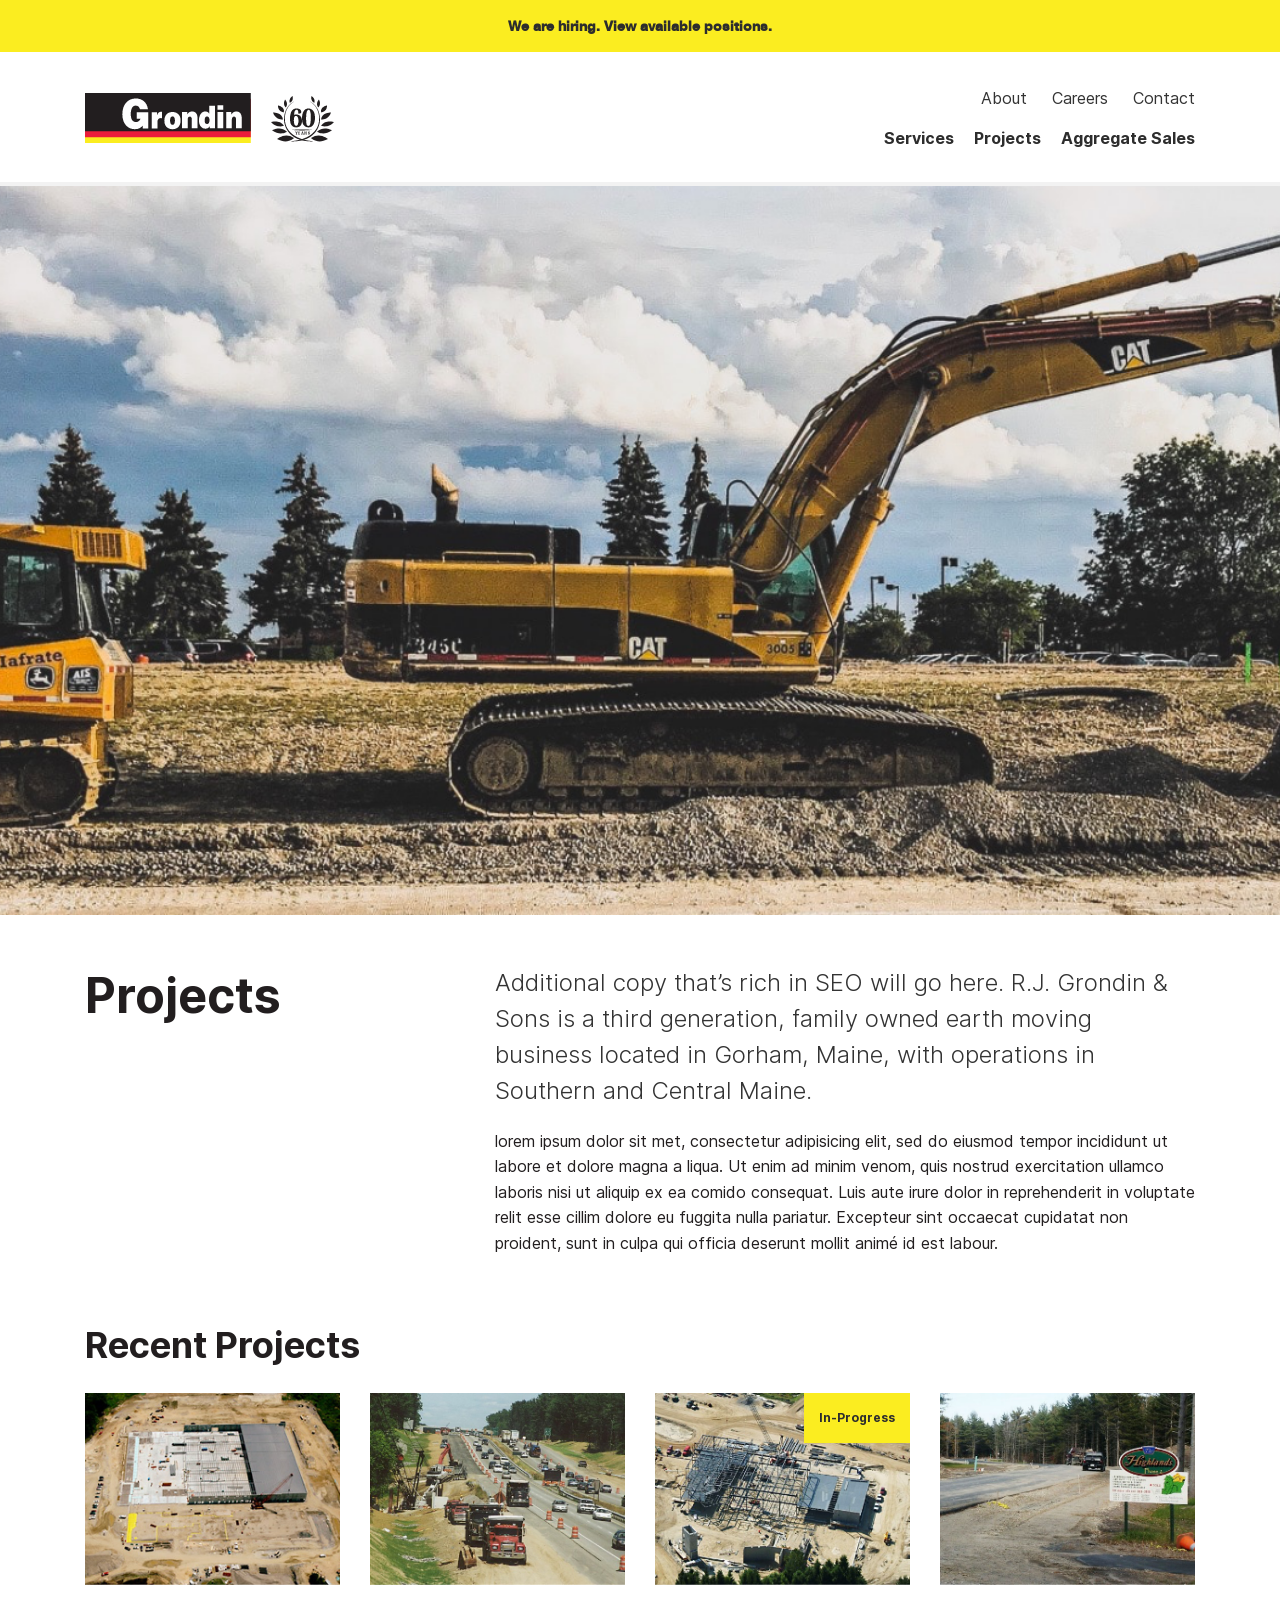
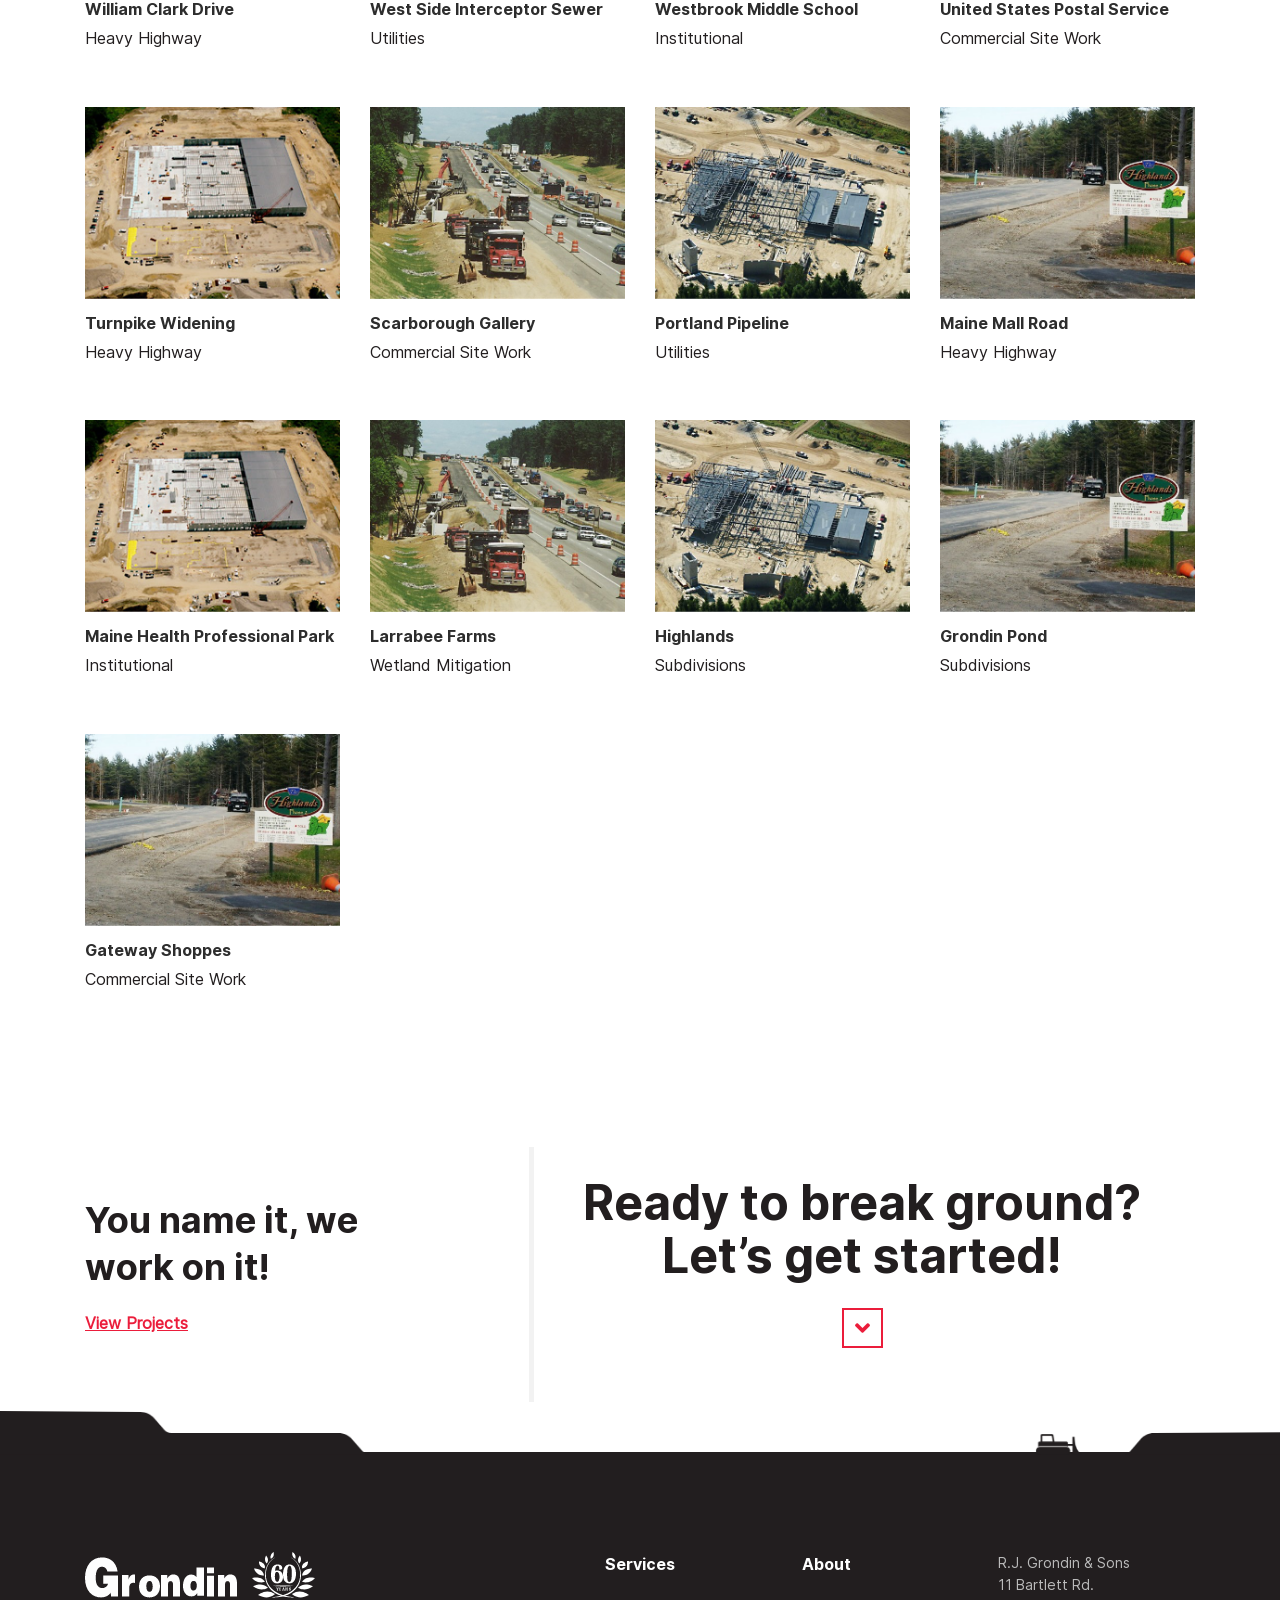
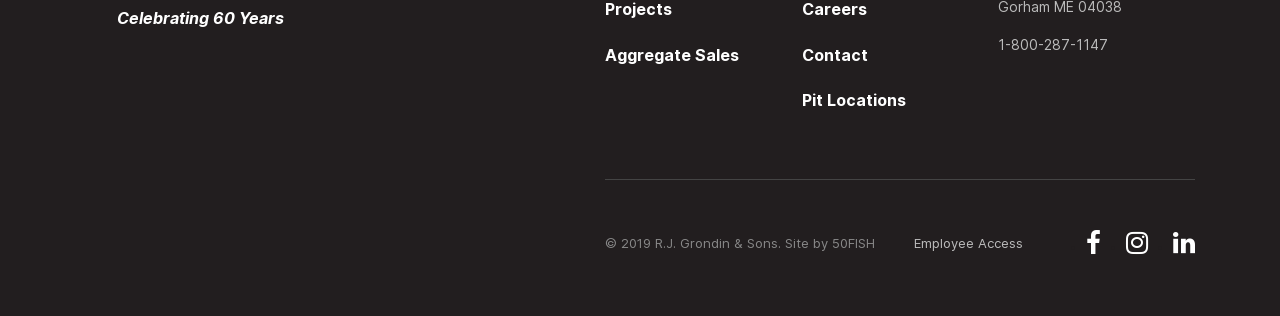
<file: project-landing.html>
<!DOCTYPE html>
<!--[if IE 6]>
<html id="ie6">
<![endif]-->
<!--[if IE 7]>
<html id="ie7">
<![endif]-->
<!--[if IE 8]>
<html id="ie8">
<![endif]-->
<!--[if !(IE 6) | !(IE 7) | !(IE 8)  ]><!-->
<html>
<!--<![endif]-->
<head>

    <meta http-equiv="Content-Type" content="text/html; charset=utf-8" />
    <meta name="viewport" content="width=device-width" />
    
    <title>Project Lanidng</title>
    
   <link href="https://fonts.googleapis.com/css?family=Roboto:300,400,500,700,900&display=swap" rel="stylesheet">
   <link href="https://fonts.googleapis.com/css?family=PT+Sans:400,700&display=swap" rel="stylesheet">

    <link rel="stylesheet" href="assets/css/bootstrap.min.css">
    <link rel="stylesheet" href="assets/css/font-awesome.css">
    <link type="text/css" rel="stylesheet" href="assets/css/style.css" />

</head>

<body id="page-name">



<div id="container-fluid">

<!--header start -->
<div id="header-wrap">
    <div class="header-top-wrap">
        <div class="container">
            <div class="header-top">We are hiring. View available positions.</div>
        </div>
    </div>
    <div class="container">
        <header id="header">
            <div class="logos-contain">
                <a href="#"><img src="assets/images/logo.png" alt=""></a>
                <a href="#"><img src="assets/images/logo-60.png" alt=""></a>
            </div>
            <a href="#" class="menu-mobile"></a>
            <div class="nav-wrap">
                <div class="nav-top">
                    <ul>
                        <li><a href="#">About</a></li>
                        <li><a href="#">Careers</a></li>
                        <li><a href="#">Contact</a></li>
                    </ul>
                </div>
                <div class="nav-main">
                    <ul>
                        <li><a href="#">Services</a></li>
                        <li><a href="#">Projects</a></li>
                        <li><a href="#">Aggregate Sales</a></li>
                    </ul>
                </div>
            </div>
        </header>
    </div>
</div>
<!--header end -->

<div class="atf-section" style="background: url(assets/images/home/banner.png) center bottom no-repeat;"></div>
<!-- atf-section -->

<div class="services-top-content">
    <div class="container">
        <div class="row">
            <div class="col-md-4">
                <h1>Projects</h1>
            </div>
            <div class="col-md-8">
                <div class="service-content">
                    <h3>
                        Additional copy that’s rich in SEO will go here. R.J. Grondin & Sons is a third generation, family owned earth moving business located in Gorham, Maine, with operations in Southern and Central Maine.
                    </h3>
                    <p>
                        lorem ipsum dolor sit met, consectetur adipisicing elit, sed do eiusmod tempor incididunt ut labore et dolore magna a liqua. Ut enim ad minim venom, quis nostrud exercitation ullamco laboris nisi ut aliquip ex ea comido consequat. Luis aute irure dolor in reprehenderit in voluptate relit esse cillim dolore eu fuggita nulla pariatur. Excepteur sint occaecat cupidatat non proident, sunt in culpa qui officia deserunt mollit animé id est labour.
                    </p>
                </div>
            </div>
        </div>
    </div>
</div>



<div class="articles-wrap">
    <div class="container">
        <div class="article-title">
            <h2>Recent Projects</h2>
        </div>
        <div class="row">
            <div class="col-lg-3 col-md-6">
                <div class="article-section">
                    <div class="article-photo">
                        <img src="assets/images/services/service-1.png" alt="">
                    </div> 
                    <h3>William Clark Drive</h3>
                    <p>Heavy Highway</p>
                </div>
            </div>
            <div class="col-lg-3 col-md-6">
                <div class="article-section">
                    <div class="article-photo">
                        <img src="assets/images/services/service-2.png" alt="">
                    </div> 
                    <h3>West Side Interceptor Sewer</h3>
                    <p>Utilities</p>
                </div>
            </div>
            <div class="col-lg-3 col-md-6">
                <div class="article-section">
                    <div class="article-photo">
                        <div class="project-status">In-Progress</div>
                        <img src="assets/images/services/service-3.png" alt="">
                    </div> 
                    <h3>Westbrook Middle School</h3>
                    <p>Institutional</p>
                </div>
            </div>
            <div class="col-lg-3 col-md-6">
                <div class="article-section">
                    <div class="article-photo">
                        <img src="assets/images/services/service-4.png" alt="">
                    </div> 
                    <h3>United States Postal Service</h3>
                    <p>Commercial Site Work</p>
                </div>
            </div>
            <div class="col-lg-3 col-md-6">
                <div class="article-section">
                    <div class="article-photo">
                        <img src="assets/images/services/service-1.png" alt="">
                    </div> 
                    <h3>Turnpike Widening</h3>
                    <p>Heavy Highway</p>
                </div>
            </div>
            <div class="col-lg-3 col-md-6">
                <div class="article-section">
                    <div class="article-photo">
                        <img src="assets/images/services/service-2.png" alt="">
                    </div> 
                    <h3>Scarborough Gallery</h3>
                    <p>Commercial Site Work</p>
                </div>
            </div>
            <div class="col-lg-3 col-md-6">
                <div class="article-section">
                    <div class="article-photo">
                        <img src="assets/images/services/service-3.png" alt="">
                    </div> 
                    <h3>Portland Pipeline</h3>
                    <p>Utilities</p>
                </div>
            </div>
            <div class="col-lg-3 col-md-6">
                <div class="article-section">
                    <div class="article-photo">
                        <img src="assets/images/services/service-4.png" alt="">
                    </div> 
                    <h3>Maine Mall Road</h3>
                    <p>Heavy Highway</p>
                </div>
            </div>
            <div class="col-lg-3 col-md-6">
                <div class="article-section">
                    <div class="article-photo">
                        <img src="assets/images/services/service-1.png" alt="">
                    </div> 
                    <h3>Maine Health Professional Park</h3>
                    <p>Institutional</p>
                </div>
            </div>
            <div class="col-lg-3 col-md-6">
                <div class="article-section">
                    <div class="article-photo">
                        <img src="assets/images/services/service-2.png" alt="">
                    </div> 
                    <h3>Larrabee Farms</h3>
                    <p>Wetland Mitigation</p>
                </div>
            </div>
            <div class="col-lg-3 col-md-6">
                <div class="article-section">
                    <div class="article-photo">
                        <img src="assets/images/services/service-3.png" alt="">
                    </div> 
                    <h3>Highlands</h3>
                    <p>Subdivisions</p>
                </div>
            </div>
            <div class="col-lg-3 col-md-6">
                <div class="article-section">
                    <div class="article-photo">
                        <img src="assets/images/services/service-4.png" alt="">
                    </div> 
                    <h3>Grondin Pond</h3>
                    <p>Subdivisions</p>
                </div>
            </div>
            <div class="col-lg-3 col-md-6">
                <div class="article-section">
                    <div class="article-photo">
                        <img src="assets/images/services/service-4.png" alt="">
                    </div> 
                    <h3>Gateway Shoppes</h3>
                    <p>Commercial Site Work</p>
                </div>
            </div>
        </div>
    </div>
</div><!-- articles-wrap -->


<div class="article-bot-wrap">
    <div class="container">
        <div class="article-bot">
            <div class="art-left">
                <div class="left-inner">
                    <h2>You name it, we work on it!</h2>
                    <p><strong><a href="#">View Projects</a></strong></p>
                </div>
            </div>
            <div class="art-right">
                <h2>Ready to break ground? Let’s get started!</h2>
                <a href="#" class="arrow-down form-link"></a>
            </div>
        </div>
    </div>
</div><!-- article-bot-wrap -->

<div class="sectin-bg">
    <div class="container">
        <div class="row">
            <div class="col-md-5">
                <div class="form-left-info">
                    <h2>Share your idea with us. We’ll dig it.</h2>
                    <p>Fill out this form and we’ll be in touch shortly.</p>
                </div>
            </div>
            <div class="col-md-5 offset-md-1">
                <div class="form-section">
                    <p>
                        <label>Name</label>
                        <input type="text" value="" class="form-control">
                    </p>
                    <p>
                        <label>Email Address</label>
                        <input type="text" value="" class="form-control">
                    </p>
                    <p>
                        <label>Subject</label>
                        <input type="text" value="" class="form-control">
                    </p>
                    <p>
                        <label>Category</label>
                        <select class="form-control">
                            <option>Select one…</option>
                        </select>
                    </p>
                    <p>
                        <label>Message</label>
                        <textarea rows="5" cols="5" class="form-control"></textarea>
                    </p>
                    <input type="submit" value="Submit" class="btn btn-danger rounded-0">
                </div>
            </div>
        </div>
    </div>
</div><!-- form-section -->



<!--footer start -->
<div id="footer-wrap">
    <div class="container">
        <footer id="footer">
            
            <div class="footer-top">
                <div class="footer-logo">
                    <a href="#"><img src="assets/images/logo-footer.png" alt=""></a>
                    <span>Celebrating 60 Years</span>
                </div>
                <div class="footer-right">
                    <div class="footer-links">
                        <ul>
                            <li><a href="#">Services</a></li>
                            <li><a href="#">Projects</a></li>
                            <li><a href="#">Aggregate Sales</a></li>
                        </ul>
                        <ul>
                            <li><a href="#">About</a></li>
                            <li><a href="#">Careers</a></li>
                            <li><a href="#">Contact</a></li>
                            <li><a href="#">Pit Locations</a></li>
                        </ul>
                    </div>
                    <div class="footer-info">
                        <p>
                            R.J. Grondin & Sons
                            11 Bartlett Rd.
                            Gorham ME 04038
                        </p>
                        <p>1-800-287-1147</p>
                    </div>
                </div>
            </div>

            <div class="footer-bot-wrap">
                <div class="footer-bot">
                    <div class="copyright">© 2019 R.J. Grondin & Sons. Site by 50FISH </div>
                    <div class="access">Employee Access</div>
                    <div>
                        <div class="social-section">
                            <ul>
                                <li><a href="#" class="fa fa-facebook"></a></li>
                                <li><a href="#" class="fa fa-instagram"></a></li>
                                <li><a href="#" class="fa fa-linkedin"></a></li>
                            </ul>
                        </div>
                    </div>
                </div>
            </div>

        </footer>
    </div>
</div>
<!--footer end -->

</div><!--container-fluid -->


<script src="assets/js/jquery.js"></script>
<script src="assets/js/popper.min.js"></script>
<script src="assets/js/bootstrap.min.js"></script>
<script src="assets/js/scripts.js"></script>

</body>
</html>
</file>
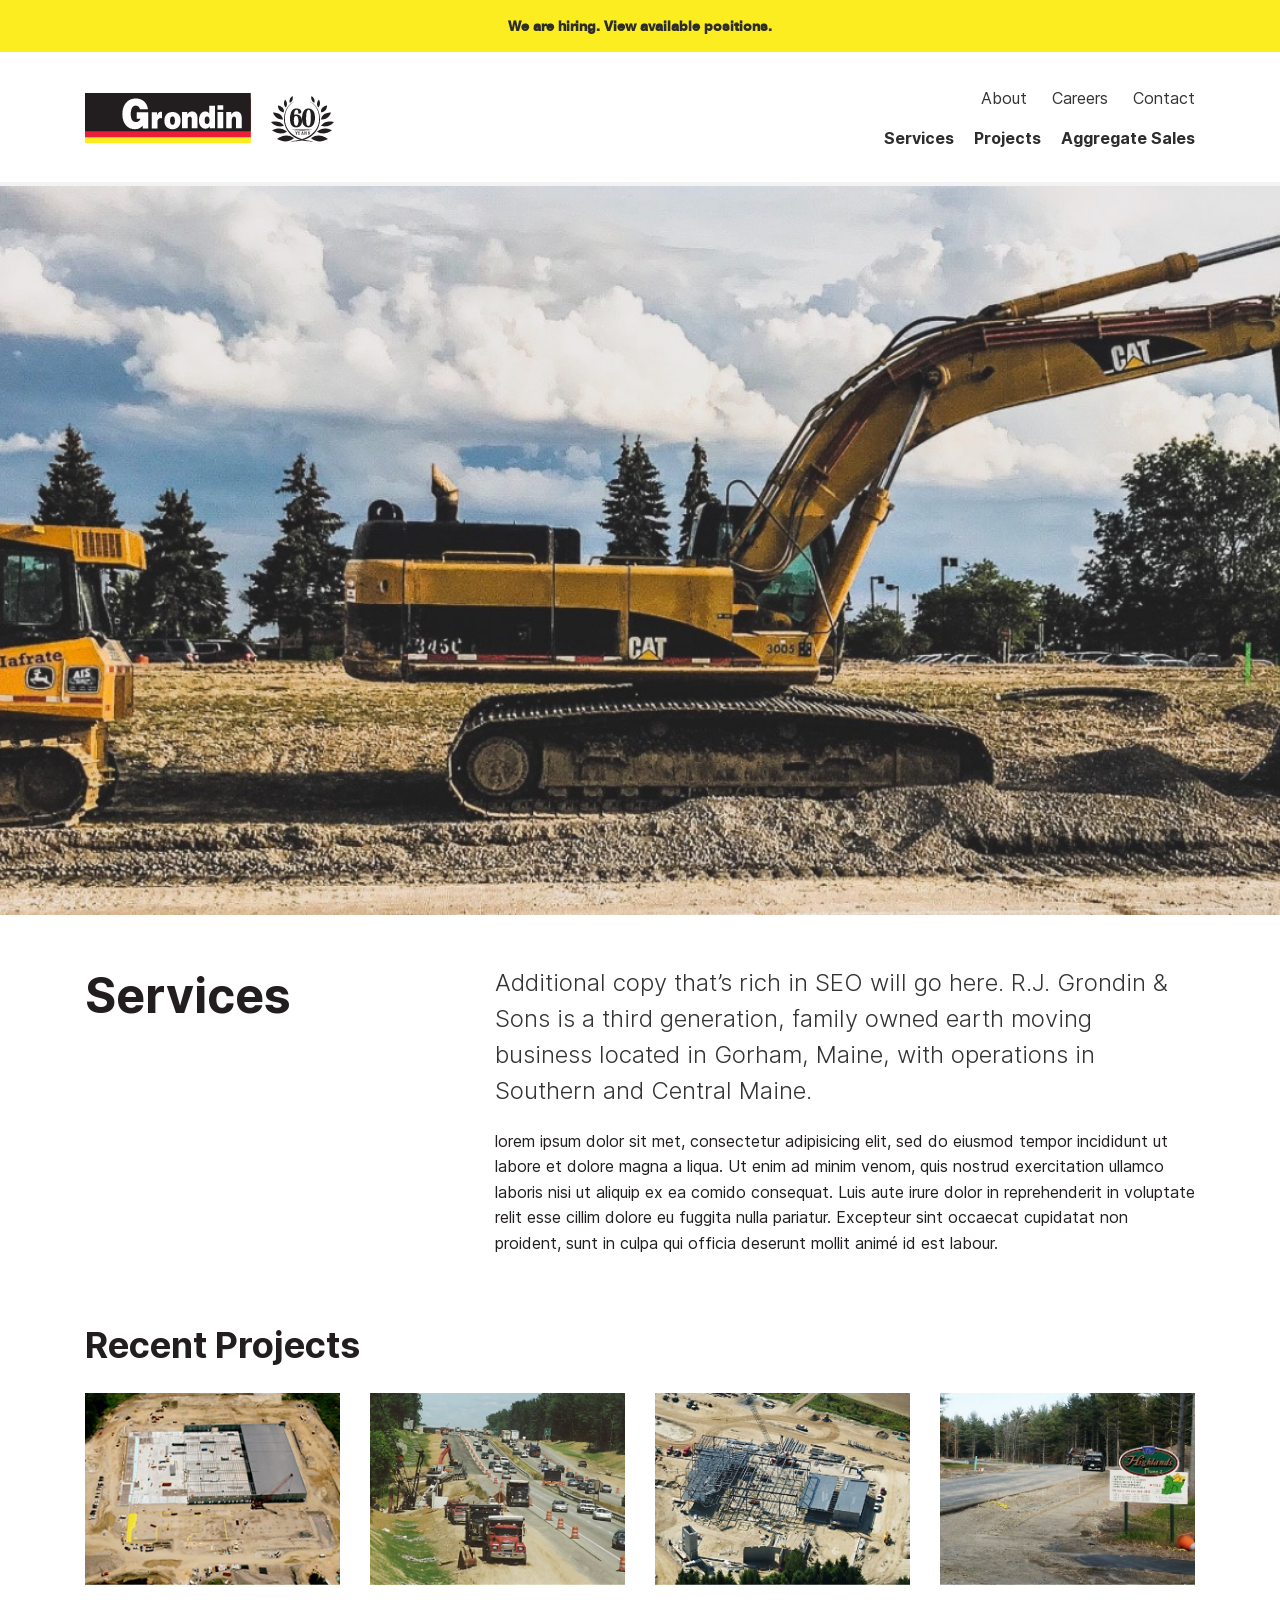
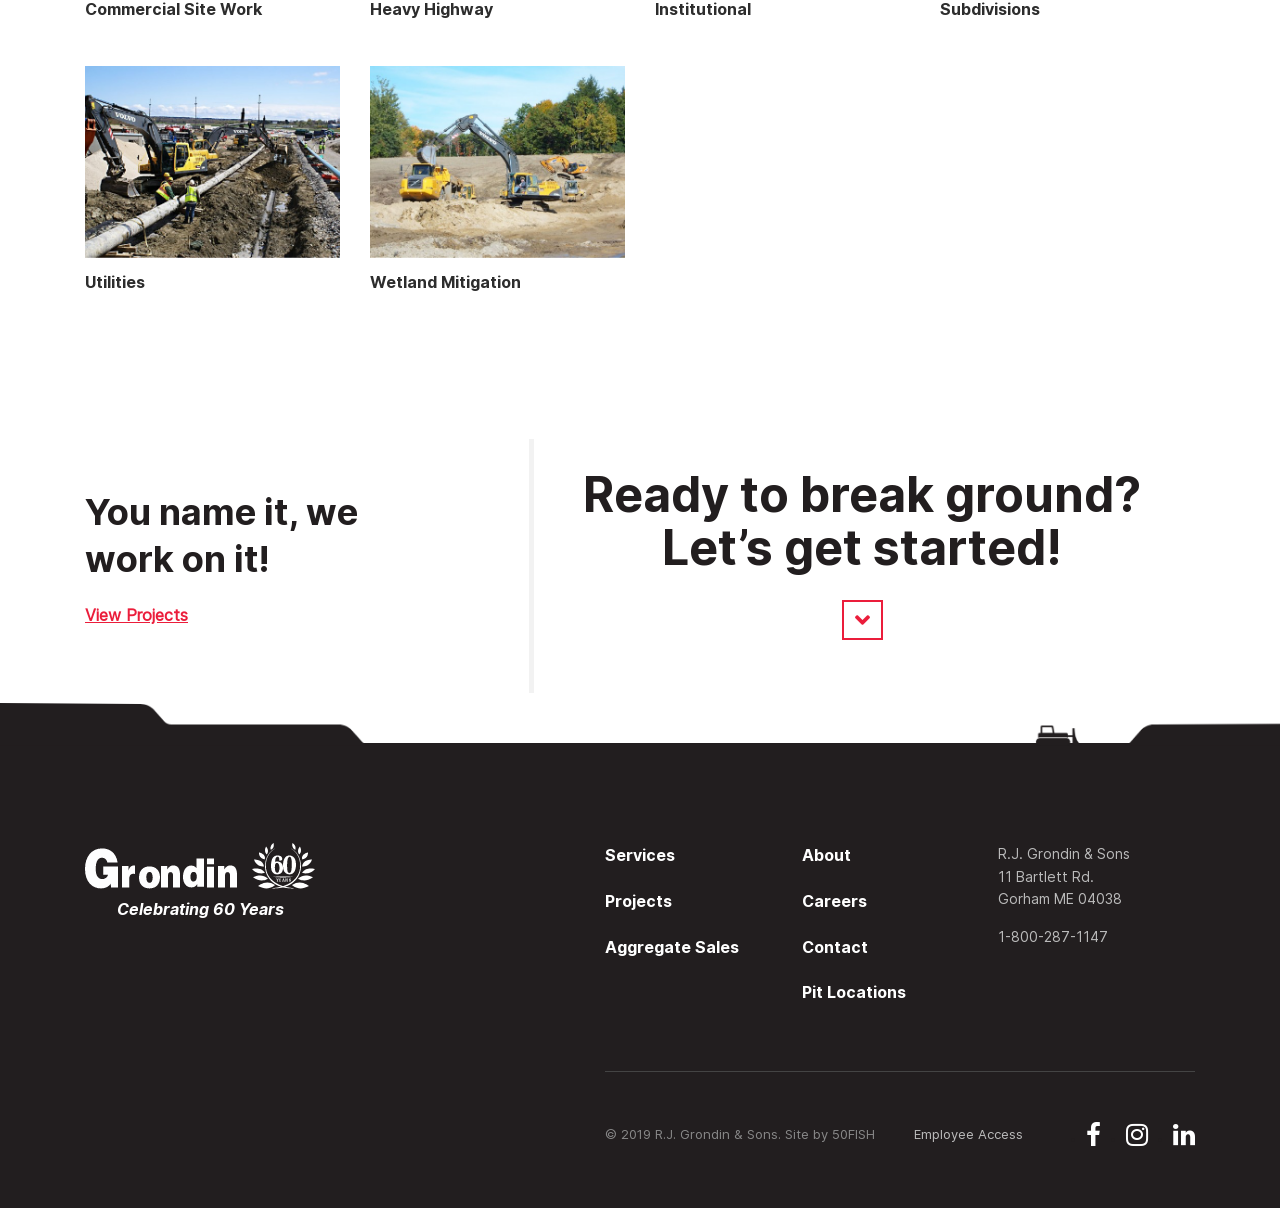
<file: services.html>
<!DOCTYPE html>
<!--[if IE 6]>
<html id="ie6">
<![endif]-->
<!--[if IE 7]>
<html id="ie7">
<![endif]-->
<!--[if IE 8]>
<html id="ie8">
<![endif]-->
<!--[if !(IE 6) | !(IE 7) | !(IE 8)  ]><!-->
<html>
<!--<![endif]-->
<head>

    <meta http-equiv="Content-Type" content="text/html; charset=utf-8" />
    <meta name="viewport" content="width=device-width" />
    
    <title>Services</title>
    
   <link href="https://fonts.googleapis.com/css?family=Roboto:300,400,500,700,900&display=swap" rel="stylesheet">
   <link href="https://fonts.googleapis.com/css?family=PT+Sans:400,700&display=swap" rel="stylesheet">

    <link rel="stylesheet" href="assets/css/bootstrap.min.css">
    <link rel="stylesheet" href="assets/css/font-awesome.css">
    <link type="text/css" rel="stylesheet" href="assets/css/style.css" />

</head>

<body id="page-name">



<div id="container-fluid">

<!--header start -->
<div id="header-wrap">
    <div class="header-top-wrap">
        <div class="container">
            <div class="header-top">We are hiring. View available positions.</div>
        </div>
    </div>
    <div class="container">
        <header id="header">
            <div class="logos-contain">
                <a href="#"><img src="assets/images/logo.png" alt=""></a>
                <a href="#"><img src="assets/images/logo-60.png" alt=""></a>
            </div>
            <a href="#" class="menu-mobile"></a>
            <div class="nav-wrap">
                <div class="nav-top">
                    <ul>
                        <li><a href="#">About</a></li>
                        <li><a href="#">Careers</a></li>
                        <li><a href="#">Contact</a></li>
                    </ul>
                </div>
                <div class="nav-main">
                    <ul>
                        <li><a href="#">Services</a></li>
                        <li><a href="#">Projects</a></li>
                        <li><a href="#">Aggregate Sales</a></li>
                    </ul>
                </div>
            </div>
        </header>
    </div>
</div>
<!--header end -->

<div class="atf-section" style="background: url(assets/images/home/banner.png) center bottom no-repeat;"></div>
<!-- atf-section -->

<div class="services-top-content">
    <div class="container">
        <div class="row">
            <div class="col-md-4">
                <h1>Services</h1>
            </div>
            <div class="col-md-8">
                <div class="service-content">
                    <h3>
                        Additional copy that’s rich in SEO will go here. R.J. Grondin & Sons is a third generation, family owned earth moving business located in Gorham, Maine, with operations in Southern and Central Maine.
                    </h3>
                    <p>
                        lorem ipsum dolor sit met, consectetur adipisicing elit, sed do eiusmod tempor incididunt ut labore et dolore magna a liqua. Ut enim ad minim venom, quis nostrud exercitation ullamco laboris nisi ut aliquip ex ea comido consequat. Luis aute irure dolor in reprehenderit in voluptate relit esse cillim dolore eu fuggita nulla pariatur. Excepteur sint occaecat cupidatat non proident, sunt in culpa qui officia deserunt mollit animé id est labour.
                    </p>
                </div>
            </div>
        </div>
    </div>
</div>



<div class="articles-wrap">
    <div class="container">
        <div class="article-title">
            <h2>Recent Projects</h2>
        </div>
        <div class="row">
            <div class="col-lg-3 col-md-6">
                <div class="article-section">
                    <div class="article-photo">
                        <img src="assets/images/services/service-1.png" alt="">
                    </div> 
                    <h3>Commercial Site Work</h3>
                </div>
            </div>
            <div class="col-lg-3 col-md-6">
                <div class="article-section">
                    <div class="article-photo">
                        <img src="assets/images/services/service-2.png" alt="">
                    </div> 
                    <h3>Heavy Highway</h3>
                </div>
            </div>
            <div class="col-lg-3 col-md-6">
                <div class="article-section">
                    <div class="article-photo">
                        <img src="assets/images/services/service-3.png" alt="">
                    </div> 
                    <h3>Institutional</h3>
                </div>
            </div>
            <div class="col-lg-3 col-md-6">
                <div class="article-section">
                    <div class="article-photo">
                        <img src="assets/images/services/service-4.png" alt="">
                    </div> 
                    <h3>Subdivisions</h3>
                </div>
            </div>
            <div class="col-lg-3 col-md-6">
                <div class="article-section">
                    <div class="article-photo">
                        <img src="assets/images/services/service-5.png" alt="">
                    </div> 
                    <h3>Utilities</h3>
                </div>
            </div>
            <div class="col-lg-3 col-md-6">
                <div class="article-section">
                    <div class="article-photo">
                        <img src="assets/images/services/service-6.png" alt="">
                    </div> 
                    <h3>Wetland Mitigation</h3>
                </div>
            </div>
        </div>
    </div>
</div><!-- articles-wrap -->


<div class="article-bot-wrap">
    <div class="container">
        <div class="article-bot">
            <div class="art-left">
                <div class="left-inner">
                    <h2>You name it, we work on it!</h2>
                    <p><strong><a href="#">View Projects</a></strong></p>
                </div>
            </div>
            <div class="art-right">
                <h2>Ready to break ground? Let’s get started!</h2>
                <a href="#" class="arrow-down form-link"></a>
            </div>
        </div>
    </div>
</div><!-- article-bot-wrap -->

<div class="sectin-bg">
    <div class="container">
        <div class="row">
            <div class="col-md-5">
                <div class="form-left-info">
                    <h2>Share your idea with us. We’ll dig it.</h2>
                    <p>Fill out this form and we’ll be in touch shortly.</p>
                </div>
            </div>
            <div class="col-md-5 offset-md-1">
                <div class="form-section">
                    <p>
                        <label>Name</label>
                        <input type="text" value="" class="form-control">
                    </p>
                    <p>
                        <label>Email Address</label>
                        <input type="text" value="" class="form-control">
                    </p>
                    <p>
                        <label>Subject</label>
                        <input type="text" value="" class="form-control">
                    </p>
                    <p>
                        <label>Category</label>
                        <select class="form-control">
                            <option>Select one…</option>
                        </select>
                    </p>
                    <p>
                        <label>Message</label>
                        <textarea rows="5" cols="5" class="form-control"></textarea>
                    </p>
                    <input type="submit" value="Submit" class="btn btn-danger rounded-0">
                </div>
            </div>
        </div>
    </div>
</div><!-- form-section -->



<!--footer start -->
<div id="footer-wrap">
    <div class="container">
        <footer id="footer">
            
            <div class="footer-top">
                <div class="footer-logo">
                    <a href="#"><img src="assets/images/logo-footer.png" alt=""></a>
                    <span>Celebrating 60 Years</span>
                </div>
                <div class="footer-right">
                    <div class="footer-links">
                        <ul>
                            <li><a href="#">Services</a></li>
                            <li><a href="#">Projects</a></li>
                            <li><a href="#">Aggregate Sales</a></li>
                        </ul>
                        <ul>
                            <li><a href="#">About</a></li>
                            <li><a href="#">Careers</a></li>
                            <li><a href="#">Contact</a></li>
                            <li><a href="#">Pit Locations</a></li>
                        </ul>
                    </div>
                    <div class="footer-info">
                        <p>
                            R.J. Grondin & Sons
                            11 Bartlett Rd.
                            Gorham ME 04038
                        </p>
                        <p>1-800-287-1147</p>
                    </div>
                </div>
            </div>

            <div class="footer-bot-wrap">
                <div class="footer-bot">
                    <div class="copyright">© 2019 R.J. Grondin & Sons. Site by 50FISH </div>
                    <div class="access">Employee Access</div>
                    <div>
                        <div class="social-section">
                            <ul>
                                <li><a href="#" class="fa fa-facebook"></a></li>
                                <li><a href="#" class="fa fa-instagram"></a></li>
                                <li><a href="#" class="fa fa-linkedin"></a></li>
                            </ul>
                        </div>
                    </div>
                </div>
            </div>

        </footer>
    </div>
</div>
<!--footer end -->

</div><!--container-fluid -->


<script src="assets/js/jquery.js"></script>
<script src="assets/js/popper.min.js"></script>
<script src="assets/js/bootstrap.min.js"></script>
<script src="assets/js/scripts.js"></script>

</body>
</html>
</file>
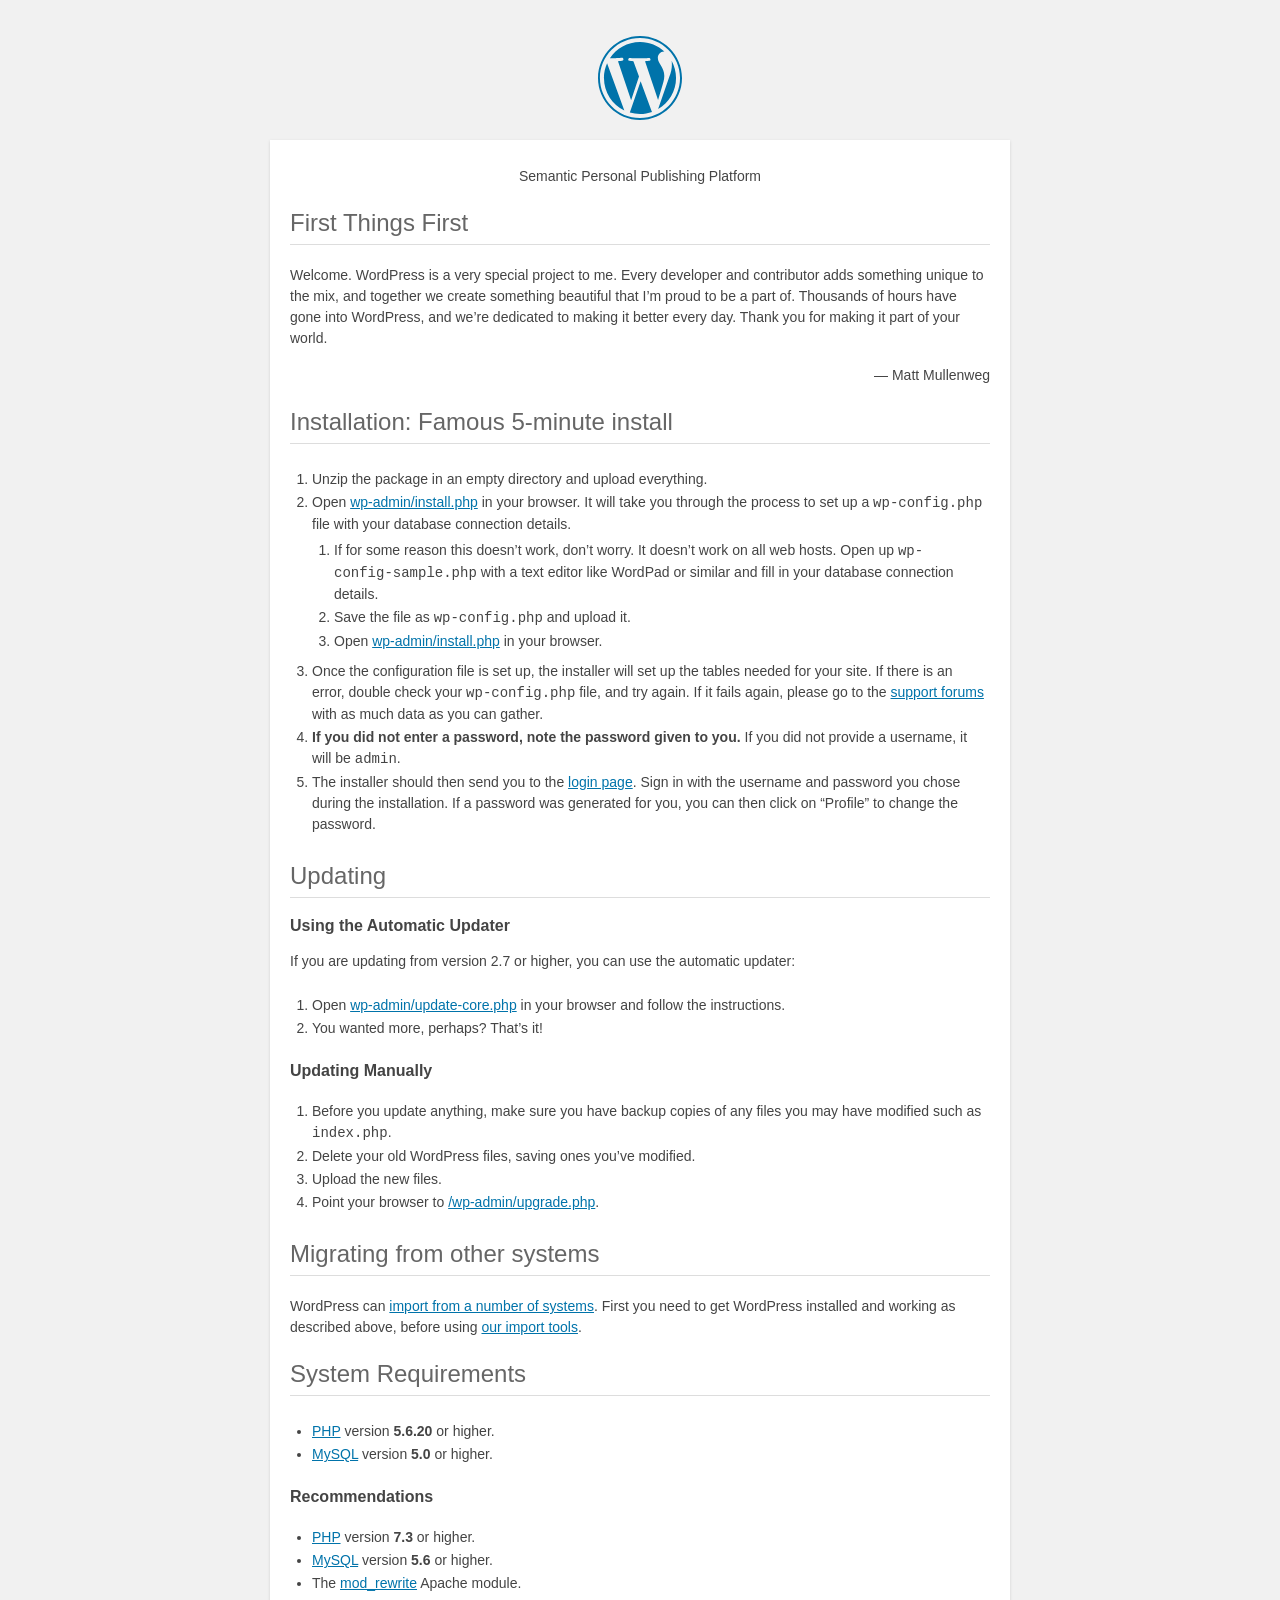
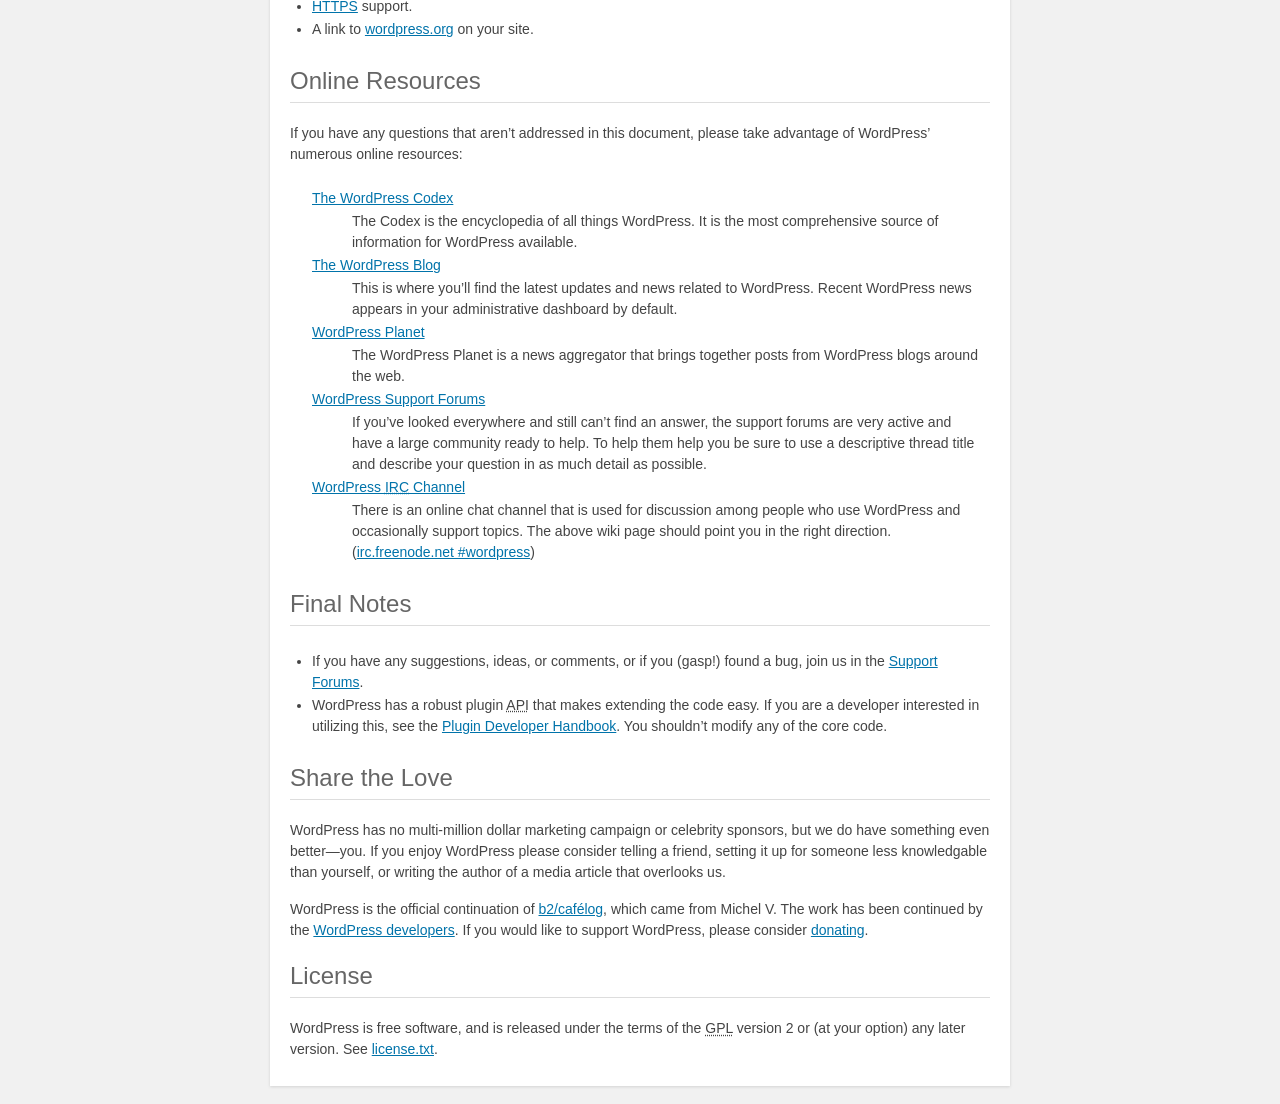
<file: grondin/readme.html>
<!DOCTYPE html>
<html lang="en">
<head>
	<meta name="viewport" content="width=device-width" />
	<meta http-equiv="Content-Type" content="text/html; charset=utf-8" />
	<title>WordPress &#8250; ReadMe</title>
	<link rel="stylesheet" href="wp-admin/css/install.css?ver=20100228" type="text/css" />
</head>
<body>
<h1 id="logo">
	<a href="https://wordpress.org/"><img alt="WordPress" src="wp-admin/images/wordpress-logo.png" /></a>
</h1>
<p style="text-align: center">Semantic Personal Publishing Platform</p>

<h2>First Things First</h2>
<p>Welcome. WordPress is a very special project to me. Every developer and contributor adds something unique to the mix, and together we create something beautiful that I&#8217;m proud to be a part of. Thousands of hours have gone into WordPress, and we&#8217;re dedicated to making it better every day. Thank you for making it part of your world.</p>
<p style="text-align: right">&#8212; Matt Mullenweg</p>

<h2>Installation: Famous 5-minute install</h2>
<ol>
	<li>Unzip the package in an empty directory and upload everything.</li>
	<li>Open <span class="file"><a href="wp-admin/install.php">wp-admin/install.php</a></span> in your browser. It will take you through the process to set up a <code>wp-config.php</code> file with your database connection details.
		<ol>
			<li>If for some reason this doesn&#8217;t work, don&#8217;t worry. It doesn&#8217;t work on all web hosts. Open up <code>wp-config-sample.php</code> with a text editor like WordPad or similar and fill in your database connection details.</li>
			<li>Save the file as <code>wp-config.php</code> and upload it.</li>
			<li>Open <span class="file"><a href="wp-admin/install.php">wp-admin/install.php</a></span> in your browser.</li>
		</ol>
	</li>
	<li>Once the configuration file is set up, the installer will set up the tables needed for your site. If there is an error, double check your <code>wp-config.php</code> file, and try again. If it fails again, please go to the <a href="https://wordpress.org/support/forums/" title="WordPress support">support forums</a> with as much data as you can gather.</li>
	<li><strong>If you did not enter a password, note the password given to you.</strong> If you did not provide a username, it will be <code>admin</code>.</li>
	<li>The installer should then send you to the <a href="wp-login.php">login page</a>. Sign in with the username and password you chose during the installation. If a password was generated for you, you can then click on &#8220;Profile&#8221; to change the password.</li>
</ol>

<h2>Updating</h2>
<h3>Using the Automatic Updater</h3>
<p>If you are updating from version 2.7 or higher, you can use the automatic updater:</p>
<ol>
	<li>Open <span class="file"><a href="wp-admin/update-core.php">wp-admin/update-core.php</a></span> in your browser and follow the instructions.</li>
	<li>You wanted more, perhaps? That&#8217;s it!</li>
</ol>

<h3>Updating Manually</h3>
<ol>
	<li>Before you update anything, make sure you have backup copies of any files you may have modified such as <code>index.php</code>.</li>
	<li>Delete your old WordPress files, saving ones you&#8217;ve modified.</li>
	<li>Upload the new files.</li>
	<li>Point your browser to <span class="file"><a href="wp-admin/upgrade.php">/wp-admin/upgrade.php</a>.</span></li>
</ol>

<h2>Migrating from other systems</h2>
<p>WordPress can <a href="https://codex.wordpress.org/Importing_Content">import from a number of systems</a>. First you need to get WordPress installed and working as described above, before using <a href="wp-admin/import.php" title="Import to WordPress">our import tools</a>.</p>

<h2>System Requirements</h2>
<ul>
	<li><a href="https://secure.php.net/">PHP</a> version <strong>5.6.20</strong> or higher.</li>
	<li><a href="https://www.mysql.com/">MySQL</a> version <strong>5.0</strong> or higher.</li>
</ul>

<h3>Recommendations</h3>
<ul>
	<li><a href="https://secure.php.net/">PHP</a> version <strong>7.3</strong> or higher.</li>
	<li><a href="https://www.mysql.com/">MySQL</a> version <strong>5.6</strong> or higher.</li>
	<li>The <a href="https://httpd.apache.org/docs/2.2/mod/mod_rewrite.html">mod_rewrite</a> Apache module.</li>
	<li><a href="https://wordpress.org/news/2016/12/moving-toward-ssl/">HTTPS</a> support.</li>
	<li>A link to <a href="https://wordpress.org/">wordpress.org</a> on your site.</li>
</ul>

<h2>Online Resources</h2>
<p>If you have any questions that aren&#8217;t addressed in this document, please take advantage of WordPress&#8217; numerous online resources:</p>
<dl>
	<dt><a href="https://codex.wordpress.org/">The WordPress Codex</a></dt>
		<dd>The Codex is the encyclopedia of all things WordPress. It is the most comprehensive source of information for WordPress available.</dd>
	<dt><a href="https://wordpress.org/news/">The WordPress Blog</a></dt>
		<dd>This is where you&#8217;ll find the latest updates and news related to WordPress. Recent WordPress news appears in your administrative dashboard by default.</dd>
	<dt><a href="https://planet.wordpress.org/">WordPress Planet</a></dt>
		<dd>The WordPress Planet is a news aggregator that brings together posts from WordPress blogs around the web.</dd>
	<dt><a href="https://wordpress.org/support/forums/">WordPress Support Forums</a></dt>
		<dd>If you&#8217;ve looked everywhere and still can&#8217;t find an answer, the support forums are very active and have a large community ready to help. To help them help you be sure to use a descriptive thread title and describe your question in as much detail as possible.</dd>
	<dt><a href="https://codex.wordpress.org/IRC">WordPress <abbr title="Internet Relay Chat">IRC</abbr> Channel</a></dt>
		<dd>There is an online chat channel that is used for discussion among people who use WordPress and occasionally support topics. The above wiki page should point you in the right direction. (<a href="irc://irc.freenode.net/wordpress">irc.freenode.net #wordpress</a>)</dd>
</dl>

<h2>Final Notes</h2>
<ul>
	<li>If you have any suggestions, ideas, or comments, or if you (gasp!) found a bug, join us in the <a href="https://wordpress.org/support/forums/">Support Forums</a>.</li>
	<li>WordPress has a robust plugin <abbr title="application programming interface">API</abbr> that makes extending the code easy. If you are a developer interested in utilizing this, see the <a href="https://developer.wordpress.org/plugins/">Plugin Developer Handbook</a>. You shouldn&#8217;t modify any of the core code.</li>
</ul>

<h2>Share the Love</h2>
<p>WordPress has no multi-million dollar marketing campaign or celebrity sponsors, but we do have something even better&#8212;you. If you enjoy WordPress please consider telling a friend, setting it up for someone less knowledgable than yourself, or writing the author of a media article that overlooks us.</p>

<p>WordPress is the official continuation of <a href="http://cafelog.com/">b2/caf&#233;log</a>, which came from Michel V. The work has been continued by the <a href="https://wordpress.org/about/">WordPress developers</a>. If you would like to support WordPress, please consider <a href="https://wordpress.org/donate/" title="Donate to WordPress">donating</a>.</p>

<h2>License</h2>
<p>WordPress is free software, and is released under the terms of the <abbr title="GNU General Public License">GPL</abbr> version 2 or (at your option) any later version. See <a href="license.txt">license.txt</a>.</p>

</body>
</html>
</file>
<file: assets/css/style.css>
/*  mixins  */
@import url("../fonts/inter.css");
/* Default Font Styles
______________________*/
body, input, select, textarea {
  font-family: "Inter_Regular";
  font-size: 16px;
  color: #221e1f;
  line-height: 1.6; }

/* Headings
______________________*/
h1, h2, h3, h4, h5, h6 {
  font-family: "Inter_Bold";
  font-weight: bold;
  color: #221e1f;
  line-height: 1.3;
  margin: 0 0 20px; }

h1 {
  font-size: 48px; }

h2 {
  font-size: 36px; }

h3 {
  font-size: 24px;
  color: #333333;
  font-family: "Inter_Light";
  line-height: 1.5;
  font-weight: 300; }

h4 {
  font-size: 24px;
  margin-bottom: 10px; }

h5 {
  font-size: 20px; }

h6 {
  font-size: 18px; }

/* Links
______________________*/
img {
  max-width: 100%;
  height: auto; }

a {
  color: #eb1d3b; }

a:hover {
  color: #eb1d3b;
  text-decoration: none; }

.font-sb {
  font-family: "Inter_Semi_Bold";
  font-weight: 600; }

.sm {
  font-size: 14px; }

p {
  margin: 0 0 15px; }

.text-underline {
  text-decoration: underline; }

.text-bold {
  font-weight: bold;
  font-family: "Inter_Bold"; }

.btn-danger {
  background: #eb1d3b;
  border-color: #eb1d3b; }

/* p, blockquote, address
______________________*/
@media (min-width: 1300px) {
  .container {
    max-width: 1200px; } }

/* Header
______________________*/
#header-wrap {
  border-bottom: 4px solid #F2F2F2; }
  #header-wrap .header-top-wrap {
    background: #FBED20;
    padding: 15px;
    font-size: 14px;
    font-weight: bold;
    color: #2d2d2d;
    text-align: center;
    font-family: 'helveticaneuebold'; }
  #header-wrap #header {
    display: flex;
    flex-wrap: wrap;
    padding: 34px 0 30px; }
  #header-wrap .logos-contain {
    display: flex;
    flex-wrap: wrap;
    align-items: center; }
  #header-wrap .logos-contain a {
    display: inline-block;
    margin-right: 20px; }
  #header-wrap #header .menu-mobile {
    display: none; }
  #header-wrap .nav-wrap {
    margin-left: auto; }
  #header-wrap .nav-wrap ul,
  #header-wrap .nav-wrap li {
    list-style: none;
    margin: 0;
    padding: 0; }
  #header-wrap .nav-wrap .nav-top ul {
    display: flex;
    flex-wrap: wrap;
    justify-content: flex-end;
    padding: 0 0 14px; }
  #header-wrap .nav-wrap .nav-top ul li {
    padding: 0 0 0 25px; }
  #header-wrap .nav-wrap .nav-top ul a {
    color: #333333; }
  #header-wrap .nav-main ul {
    display: flex;
    flex-wrap: wrap; }
  #header-wrap .nav-main ul li {
    margin-left: 20px; }
  #header-wrap .nav-main ul a {
    font-weight: bold;
    color: #2d2d2d;
    font-family: "Inter_Bold"; }

.atf-section {
  background-size: cover !important;
  height: calc(100vh - 171px); }

.box-wrap {
  margin: -50px 0 80px; }

.box-black {
  background: #221e1f;
  padding: 40px 20px 40px 60px;
  color: #fff;
  border-bottom: 10px solid #FBED20;
  position: relative; }

.box-black:after {
  content: " ";
  position: absolute;
  left: 0;
  bottom: 0;
  width: 100%;
  height: 10px;
  background: #eb1d3b; }

.box-black h4 {
  color: #fff; }

.box-black h2 {
  color: #fff;
  font-size: 42px; }

.box-content {
  padding: 85px 0 0 25px;
  line-height: 1.5; }

.box-content p a {
  text-decoration: underline; }

/*article section*/
.articles-wrap {
  margin: 0 0 50px; }

.article-title {
  padding: 0 0 15px; }

.article-title h2 {
  margin: 0 0 10px; }

.article-section {
  padding: 0 0 40px; }

.article-photo {
  color: #2d2d2d;
  font-size: 14px;
  position: relative;
  margin: 0 0 12px; }

.article-photo img {
  display: block;
  width: 100%; }

.project-status {
  position: absolute;
  right: 0;
  top: 0;
  background: #fbed20;
  font-size: 12px;
  font-family: "Inter_Bold";
  padding: 15px; }

.article-section h3 {
  font-family: "Inter_Bold";
  font-size: 16px;
  font-weight: bold;
  color: #2d2d2d;
  margin: 0 0 5px; }

.service-content {
  padding-left: 30px; }

.service-content .articles-wrap {
  padding: 25px 0;
  margin: 0; }

.service-content .article-section {
  padding: 0 0 20px; }

.service-content .article-section h3 {
  font-size: 15px; }

/*section-wrap*/
.section-wrap {
  position: relative;
  padding: 60px 0;
  margin-bottom: 105px; }

.section-wrap:before {
  content: " ";
  background: #F2F2F2;
  position: absolute;
  right: 0;
  top: 0;
  height: 100%;
  width: 64%; }

.section-wrap-in {
  display: flex;
  flex-wrap: wrap;
  align-items: center;
  position: relative; }

.section-photo {
  width: 66.66%;
  position: relative;
  margin: 0 0 20px; }

.section-photo img {
  display: block;
  width: 100%; }

.section-info {
  width: 33.33%;
  padding: 20px 0 20px 80px; }

.section-info ul,
.section-info li {
  list-style: none;
  margin: 0;
  padding: 0; }

.section-info ul {
  padding-top: 20px; }

.section-info li {
  padding: 0 0 20px; }

.section-info li a {
  font-weight: bold;
  font-family: "Inter_Bold";
  text-decoration: underline; }

.section-wrap.section-reverse:before {
  right: auto;
  left: 0; }

.section-wrap.section-reverse .section-info {
  order: -1;
  padding-left: 0;
  padding-right: 80px; }

.services-top-content {
  padding: 50px 0; }

.article-bot-wrap {
  padding: 50px 0; }

.article-bot {
  display: flex;
  flex-wrap: wrap;
  position: relative; }

.article-bot:before {
  content: " ";
  position: absolute;
  left: 40%;
  top: 0;
  height: 100%;
  width: 5px;
  background: #F2F2F2; }

.art-left {
  width: 40%; }

.left-inner {
  padding: 50px 0;
  max-width: 300px; }

.left-inner p a {
  text-decoration: underline; }

.art-right {
  width: 60%;
  text-align: center;
  padding: 30px 25px; }

.art-right h2 {
  font-size: 48px;
  line-height: 1.1;
  margin: 0 0 25px; }

.arrow-down {
  background: url(../images/arrow-down.png) no-repeat;
  background-size: 100% auto;
  width: 41px;
  height: 41px;
  display: inline-block; }

.sectin-bg {
  display: none;
  background: #f2f2f2;
  padding: 65px 0; }

.form-left-info h2 {
  font-size: 48px; }

.form-section p {
  margin: 0 0 30px; }

.form-section label {
  display: block;
  font-weight: bold;
  color: #2d2d2d;
  font-family: "Inter_Bold";
  margin: 0 0 5px; }

.form-control {
  border: 2px solid #bbbbbb;
  height: auto;
  background: #fff; }

.form-section .btn {
  font-weight: bold;
  padding: 12px 40px; }

.article-detail-wrap {
  padding: 50px 0; }

.article-detail p + h4,
.article-detail p + h3,
.article-detail p + h6,
.service-content p + h4,
.service-content p + h6 {
  padding-top: 20px; }

.service-content h6,
.article-detail h6 {
  font-size: 16px;
  margin-bottom: 7px; }

.back-wrap {
  margin: 0 0 35px; }

.back-wrap a {
  font-size: 16px;
  color: #2d2d2d;
  font-family: "Inter_Bold";
  font-weight: bold;
  line-height: 1;
  position: relative; }

.back-wrap a:before {
  content: "\f104";
  font-family: 'FontAwesome';
  position: absolute;
  left: -15px;
  top: 1px;
  font-size: 18px; }

.sidebar ul,
.sidebar li {
  list-style: none;
  margin: 0;
  padding: 0; }

.sidebar li {
  padding: 0 0 20px; }

.sidebar li a {
  display: inline-block;
  font-weight: bold;
  color: #221e1f;
  font-family: "Inter_Bold";
  font-weight: bold;
  position: relative;
  border-bottom: 2px solid transparent; }

.sidebar li.active a {
  border-color: #eb1d3b; }

.sidebar h6 {
  font-size: 16px;
  margin: 0 0 5px; }

.sidebar p {
  margin: 0 0 25px; }

.side-sep-section {
  display: inline-block;
  border-top: 5px solid #f2f2f2;
  padding-top: 35px;
  margin-top: 15px; }

.side-sep-section a {
  font-weight: bold;
  text-decoration: underline;
  font-family: "Inter_Bold"; }

.link-download {
  position: relative;
  font-weight: bold;
  font-family: "Inter_Bold";
  font-weight: bold;
  display: inline-block;
  text-decoration: underline; }

.link-download:after {
  content: "\f175";
  font: normal normal normal 14px/1 FontAwesome;
  position: absolute;
  right: -15px;
  top: 5px; }

.side-photo {
  margin: 0 0 25px; }

.gallery-section {
  padding: 20px 0; }

.gallery-item {
  margin: 0 0 10px; }

.gallery-item img {
  width: 100%; }

.te {
  display: block;
  width: 100%;
  height: 125px;
  background: red; }

@media (min-width: 767px) {
  .gallery-section .row {
    margin-left: -5px;
    margin-right: -5px; }
  .gallery-section .row > div {
    padding-left: 5px;
    padding-right: 5px; } }

.aggregate-detail .service-content {
  padding-top: 55px; }

.operations-wrap {
  padding: 0 0 90px; }

.operations-wrap h4 {
  margin: 0 0 20px; }

.operations-section {
  padding: 0 0 35px; }

.operations-section h6 {
  font-size: 16px;
  margin: 0 0 10px; }

.operations-section p {
  margin: 0 0 7px; }

.operations-section p a {
  text-decoration: underline; }

/*  Footer 
-------------------------------------- */
#footer-wrap {
  background: #221e1f;
  padding: 100px 0 60px;
  position: relative; }

#footer-wrap:before {
  content: " ";
  background: url(../images/footer-bg.png) center bottom no-repeat;
  background-size: 100% auto;
  position: absolute;
  left: 0;
  top: -45px;
  width: 100%;
  height: 48px; }

.footer-top {
  display: flex;
  flex-wrap: wrap;
  padding: 0 0 45px; }

.footer-logo {
  width: 230px;
  text-align: center; }

.footer-logo span {
  display: block;
  color: #fff;
  font-family: "Inter_Bold_Italic";
  font-weight: bold;
  padding-top: 8px; }

.footer-right {
  width: 590px;
  margin-left: auto;
  display: flex;
  flex-wrap: wrap; }

.footer-links {
  width: 66.66%;
  display: flex;
  flex-wrap: wrap; }

.footer-links ul {
  width: 50%;
  padding: 0 10px; }

.footer-links ul,
.footer-links li {
  list-style: none;
  margin: 0;
  padding: 0; }

.footer-links li {
  padding: 0 0 20px; }

.footer-links li a {
  color: #fff;
  font-family: "Inter_Bold";
  -moz-transition: 0.3s ease all;
  -webkit-transition: 0.3s ease all;
  transition: 0.3s ease all; }

.footer-links li a:hover {
  color: #bbbbbb; }

.footer-info {
  width: 33.33%;
  font-size: 14px;
  color: #bbbbbb;
  line-height: 1.6;
  padding-right: 60px; }

.footer-bot-wrap {
  display: flex;
  flex-wrap: wrap;
  justify-content: flex-end; }

.footer-bot {
  display: flex;
  flex-wrap: wrap;
  align-items: center;
  justify-content: space-between;
  font-size: 13px;
  width: 590px;
  padding-top: 50px;
  border-top: 1px solid #444444; }

.copyright {
  color: #888888; }

.access {
  color: #BBBBBB;
  margin: 0 20px; }

.access a {
  color: #BBBBBB; }

.social-section ul {
  display: flex;
  flex-wrap: wrap; }

.social-section ul,
.social-section li {
  line-height: normal;
  margin: 0;
  padding: 0; }

.social-section li {
  margin-left: 25px; }

.social-section a {
  color: #fff;
  font-size: 26px;
  -moz-transition: 0.3s ease all;
  -webkit-transition: 0.3s ease all;
  transition: 0.3s ease all; }

.social-section a:hover {
  -webkit-transform: scale(1.5);
  transform: scale(1.5); }

/*Responsive start*/
@media (max-width: 1300px) {
  .box-black {
    padding: 30px; } }

@media (max-width: 1199px) {
  .box-black h2 {
    font-size: 32px; }
  .box-content {
    font-size: 14px; }
  .section-info {
    padding-left: 40px; }
  .section-wrap.section-reverse .section-info {
    padding-right: 40px; }
  .section-info li {
    padding-bottom: 10px; }
  .art-right h2 {
    font-size: 40px; }
  .service-content {
    padding-left: 0; } }

@media (max-width: 991px) {
  .article-section h3 {
    font-size: 15px; }
  .section-photo {
    width: 70%; }
  .section-info {
    width: 30%; }
  .section-info h2 {
    font-size: 28px; }
  .left-inner {
    padding: 40px 20px; }
  .left-inner h2 {
    font-size: 30px; }
  .art-right h2 {
    font-size: 30px; }
  .footer-logo {
    width: 200px; }
  .footer-right {
    width: 430px; }
  .footer-links li a {
    font-size: 14px; }
  .footer-info {
    padding-right: 0; } }

@media (max-width: 767px) {
  /*Default styling*/
  body {
    font-size: 14px; }
  h1 {
    font-size: 40px; }
  h2 {
    font-size: 30px; }
  h3 {
    font-size: 20px;
    color: #333333;
    font-family: "Inter_Light"; }
  h4 {
    font-size: 20px; }
  h5 {
    font-size: 20px; }
  h6 {
    font-size: 18px; }
  .sm {
    font-size: 13px; }
  body {
    padding-top: 86px; }
  #header-wrap {
    position: fixed;
    left: 0;
    top: 0;
    width: 100%;
    background: #fff;
    z-index: 1;
    -moz-box-shadow: 0 0 2px rgba(0, 0, 0, 0.1);
    -webkit-box-shadow: 0 0 2px rgba(0, 0, 0, 0.1);
    box-shadow: 0 0 2px rgba(0, 0, 0, 0.1); }
  .header-top-wrap {
    display: none; }
  #header-wrap #header {
    padding: 20px 15px 15px; }
  #header-wrap #header .menu-mobile {
    display: block;
    position: absolute;
    right: 20px;
    top: 32px;
    background: url(../images/menu.png) no-repeat;
    width: 35px;
    height: 27px; }
  #header-wrap #header .menu-mobile.active {
    background: url(../images/menu-close.png) center center no-repeat; }
  #header-wrap .nav-wrap {
    display: block;
    position: fixed;
    right: -100%;
    top: 86px;
    z-index: 1;
    height: calc(100% - 86px);
    width: 100%;
    background: #221e1f;
    padding: 40px 45px;
    -moz-transition: 0.3s ease all;
    -webkit-transition: 0.3s ease all;
    transition: 0.3s ease all; }
  #header-wrap .nav-wrap.toggle-nav {
    right: 0; }
  #header-wrap .nav-wrap .nav-top ul,
  #header-wrap .nav-main ul {
    display: block;
    padding-bottom: 30px; }
  #header-wrap .nav-wrap .nav-top ul li,
  #header-wrap .nav-main ul li {
    margin: 0;
    padding: 0 0 20px; }
  #header-wrap .nav-main ul a,
  #header-wrap .nav-wrap .nav-top ul a {
    color: #fff;
    font-size: 16px;
    font-family: "Inter_Bold"; }
  #header-wrap .nav-wrap .nav-top ul a {
    font-weight: normal;
    font-family: "Inter_Regular"; }
  /**/
  .atf-section {
    height: 250px; }
  .box-wrap {
    margin-bottom: 20px; }
  .box-content {
    padding: 25px 0; }
  .articles-wrap {
    margin-bottom: 40px; }
  .article-section {
    padding-bottom: 20px; }
  .section-wrap {
    padding: 20px 0;
    margin-bottom: 50px; }
  .section-wrap:before {
    width: 100%; }
  .section-photo {
    width: 100%; }
  .section-info {
    width: 100%;
    padding: 20px; }
  .section-wrap.section-reverse .section-photo {
    order: -1; }
  .article-bot-wrap {
    padding: 50px 0 0; }
  .article-bot {
    display: block; }
  .article-bot:before {
    display: none; }
  .art-left {
    width: 100%;
    text-align: center;
    border-bottom: 2px solid #F2F2F2;
    padding: 0 0 20px;
    margin: 0 0 20px; }
  .left-inner {
    max-width: inherit;
    padding: 0; }
  .art-right {
    width: 100%; }
  .form-left-info h2 {
    font-size: 30px; }
  .sectin-bg {
    padding: 40px 10px; }
  #footer-wrap:before {
    display: none; }
  #footer-wrap {
    padding: 40px 10px; }
  .footer-top {
    display: block;
    padding: 0 0 25px; }
  .footer-logo {
    margin: 0 0 30px; }
  .footer-right {
    display: block;
    width: auto; }
  .footer-links {
    display: block;
    width: 100%; }
  .footer-info {
    width: 190px; }
  .footer-bot-wrap {
    display: block; }
  .footer-bot {
    width: auto;
    padding-top: 25px;
    display: block; }
  .copyright {
    margin: 0 0 15px; }
  .access {
    margin: 0 0 25px; }
  .social-section li {
    margin: 0 15px 0 0; }
  .back-wrap {
    padding-left: 15px; }
  .sidebar {
    display: none;
    padding: 0 15px; }
  .gallery-item {
    margin: 0 0 20px; } }

@media (max-width: 330px) {
  #header-wrap #header {
    padding: 20px 2px 15px; }
  #header-wrap .logos-contain a {
    margin-right: 10px; }
  #header-wrap .logos-contain a:last-child {
    margin-right: 0; }
  .box-black h2 {
    font-size: 28px; } }
</file>
<file: grondin/wp-admin/css/install.css>
html {
	background: #f1f1f1;
	margin: 0 20px;
}

body {
	background: #fff;
	color: #444;
	font-family: -apple-system, BlinkMacSystemFont, "Segoe UI", Roboto, Oxygen-Sans, Ubuntu, Cantarell, "Helvetica Neue", sans-serif;
	margin: 140px auto 25px;
	padding: 20px 20px 10px 20px;
	max-width: 700px;
	-webkit-font-smoothing: subpixel-antialiased;
	box-shadow: 0 1px 3px rgba(0, 0, 0, 0.13);
}

a {
	color: #0073aa;
}

a:hover,
a:active {
	color: #00a0d2;
}

a:focus {
	color: #124964;
	box-shadow:
		0 0 0 1px #5b9dd9,
		0 0 2px 1px rgba(30, 140, 190, 0.8);
}

.ie8 a:focus {
	outline: #5b9dd9 solid 1px;
}

h1, h2 {
	border-bottom: 1px solid #ddd;
	clear: both;
	color: #666;
	font-size: 24px;
	padding: 0;
	padding-bottom: 7px;
	font-weight: 400;
}

h3 {
	font-size: 16px;
}

p, li, dd, dt {
	padding-bottom: 2px;
	font-size: 14px;
	line-height: 1.5;
}

code, .code {
	font-family: Consolas, Monaco, monospace;
}

ul, ol, dl {
	padding: 5px 5px 5px 22px;
}

a img {
	border: 0
}
abbr {
	border: 0;
	font-variant: normal;
}

fieldset {
	border: 0;
	padding: 0;
	margin: 0;
}

label {
	cursor: pointer;
}

#logo {
	margin: 6px 0 14px 0;
	padding: 0 0 7px 0;
	border-bottom: none;
	text-align: center
}
#logo a {
	background-image: url(../images/w-logo-blue.png?ver=20131202);
	background-image: none, url(../images/wordpress-logo.svg?ver=20131107);
	background-size: 84px;
	background-position: center top;
	background-repeat: no-repeat;
	color: #444; /* same as login.css */
	height: 84px;
	font-size: 20px;
	font-weight: 400;
	line-height: 1.3em;
	margin: -130px auto 25px;
	padding: 0;
	text-decoration: none;
	width: 84px;
	text-indent: -9999px;
	outline: none;
	overflow: hidden;
	display: block;
}

.step {
	margin: 20px 0 15px;
}
.step, th {
	text-align: left;
	padding: 0;
}
.language-chooser.wp-core-ui .step .button.button-large {
	height: 36px;
	font-size: 14px;
	line-height: 33px;
	vertical-align: middle;
}
textarea {
	border: 1px solid #ddd;
	font-family: -apple-system, BlinkMacSystemFont, "Segoe UI", Roboto, Oxygen-Sans, Ubuntu, Cantarell, "Helvetica Neue", sans-serif;
	width: 100%;
	box-sizing: border-box;
}

.form-table {
	border-collapse: collapse;
	margin-top: 1em;
	width: 100%;
}

.form-table td {
	margin-bottom: 9px;
	padding: 10px 20px 10px 0;
	font-size: 14px;
	vertical-align: top
}

.form-table th {
	font-size: 14px;
	text-align: left;
	padding: 10px 20px 10px 0;
	width: 140px;
	vertical-align: top;
}

.form-table code {
	line-height: 18px;
	font-size: 14px;
}

.form-table p {
	margin: 4px 0 0 0;
	font-size: 11px;
}

.form-table input {
	line-height: 20px;
	font-size: 15px;
	padding: 3px 5px;
	border: 1px solid #ddd;
	box-shadow: inset 0 1px 2px rgba(0, 0, 0, 0.07);
}

input,
submit {
	font-family: -apple-system, BlinkMacSystemFont, "Segoe UI", Roboto, Oxygen-Sans, Ubuntu, Cantarell, "Helvetica Neue", sans-serif;
}

.form-table input[type=text],
.form-table input[type=email],
.form-table input[type=url],
.form-table input[type=password],
#pass-strength-result {
	width: 218px;
}

.form-table th p {
	font-weight: 400;
}

.form-table.install-success th,
.form-table.install-success td {
	vertical-align: middle;
	padding: 16px 20px 16px 0;
}

.form-table.install-success td p {
	margin: 0;
	font-size: 14px;
}

.form-table.install-success td code {
	margin: 0;
	font-size: 18px;
}

#error-page {
	margin-top: 50px;
}

#error-page p {
	font-size: 14px;
	line-height: 18px;
	margin: 25px 0 20px;
}

#error-page code, .code {
	font-family: Consolas, Monaco, monospace;
}

.message {
	border-left: 4px solid #dc3232;
	padding: .7em .6em;
	background-color: #fbeaea;
}

/* rtl:ignore */
#dbname,
#uname,
#pwd,
#dbhost,
#prefix,
#user_login,
#admin_email,
#pass1,
#pass2 {
	direction: ltr;
}


/* localization */
body.rtl,
.rtl textarea,
.rtl input,
.rtl submit {
	font-family: Tahoma, sans-serif;
}

:lang(he-il) body.rtl,
:lang(he-il) .rtl textarea,
:lang(he-il) .rtl input,
:lang(he-il) .rtl submit {
	font-family: Arial, sans-serif;
}

@media only screen and (max-width: 799px) {
	body {
		margin-top: 115px;
	}
	#logo a {
		margin: -125px auto 30px;
	}
}

@media screen and (max-width: 782px) {

	.form-table {
		margin-top: 0;
	}

	.form-table th,
	.form-table td {
		display: block;
		width: auto;
		vertical-align: middle;
	}

	.form-table th {
		padding: 20px 0 0;
	}

	.form-table td {
		padding: 5px 0;
		border: 0;
		margin: 0;
	}

	textarea,
	input {
		font-size: 16px;
	}

	.form-table td input[type="text"],
	.form-table td input[type="email"],
	.form-table td input[type="url"],
	.form-table td input[type="password"],
	.form-table td select,
	.form-table td textarea,
	.form-table span.description {
		width: 100%;
		font-size: 16px;
		line-height: 1.5;
		padding: 7px 10px;
		display: block;
		max-width: none;
		box-sizing: border-box;
	}

}

body.language-chooser {
	max-width: 300px;
}

.language-chooser select {
	padding: 8px;
	width: 100%;
	display: block;
	border: 1px solid #ddd;
	background-color: #fff;
	color: #32373c;
	font-size: 16px;
	font-family: Arial, sans-serif;
	font-weight: 400;
}

.language-chooser p {
	text-align: right;
}

.screen-reader-input,
.screen-reader-text {
	border: 0;
	clip: rect(1px, 1px, 1px, 1px);
	-webkit-clip-path: inset(50%);
	clip-path: inset(50%);
	height: 1px;
	margin: -1px;
	overflow: hidden;
	padding: 0;
	position: absolute;
	width: 1px;
	word-wrap: normal !important;
}

.spinner {
	background: url(../images/spinner.gif) no-repeat;
	background-size: 20px 20px;
	visibility: hidden;
	opacity: 0.7;
	filter: alpha(opacity=70);
	width: 20px;
	height: 20px;
	margin: 2px 5px 0;
}

.step .spinner {
	display: inline-block;
	vertical-align: middle;
	margin-right: 15px;
}

.button.hide-if-no-js,
.hide-if-no-js {
	display: none;
}

/**
 * HiDPI Displays
 */
@media print,
  (-webkit-min-device-pixel-ratio: 1.25),
  (min-resolution: 120dpi) {

	.spinner {
		background-image: url(../images/spinner-2x.gif);
	}

}
</file>
